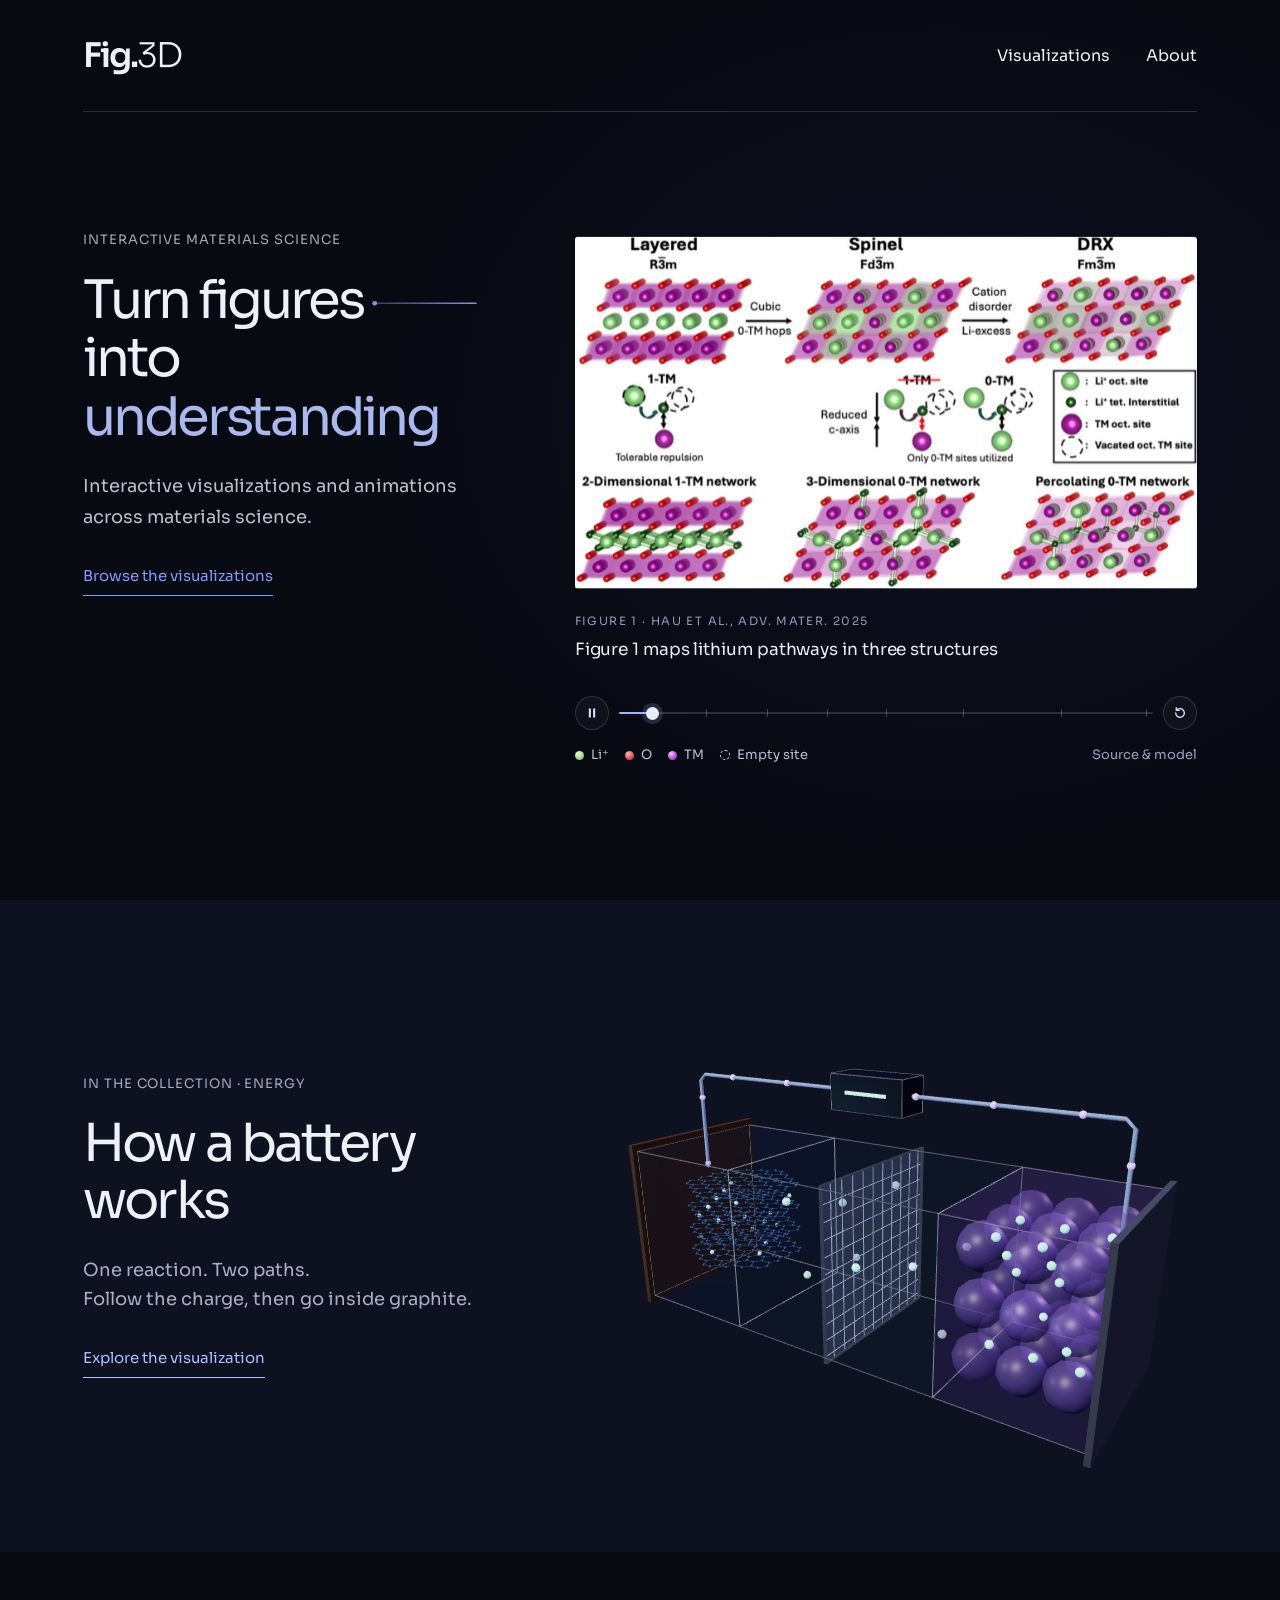
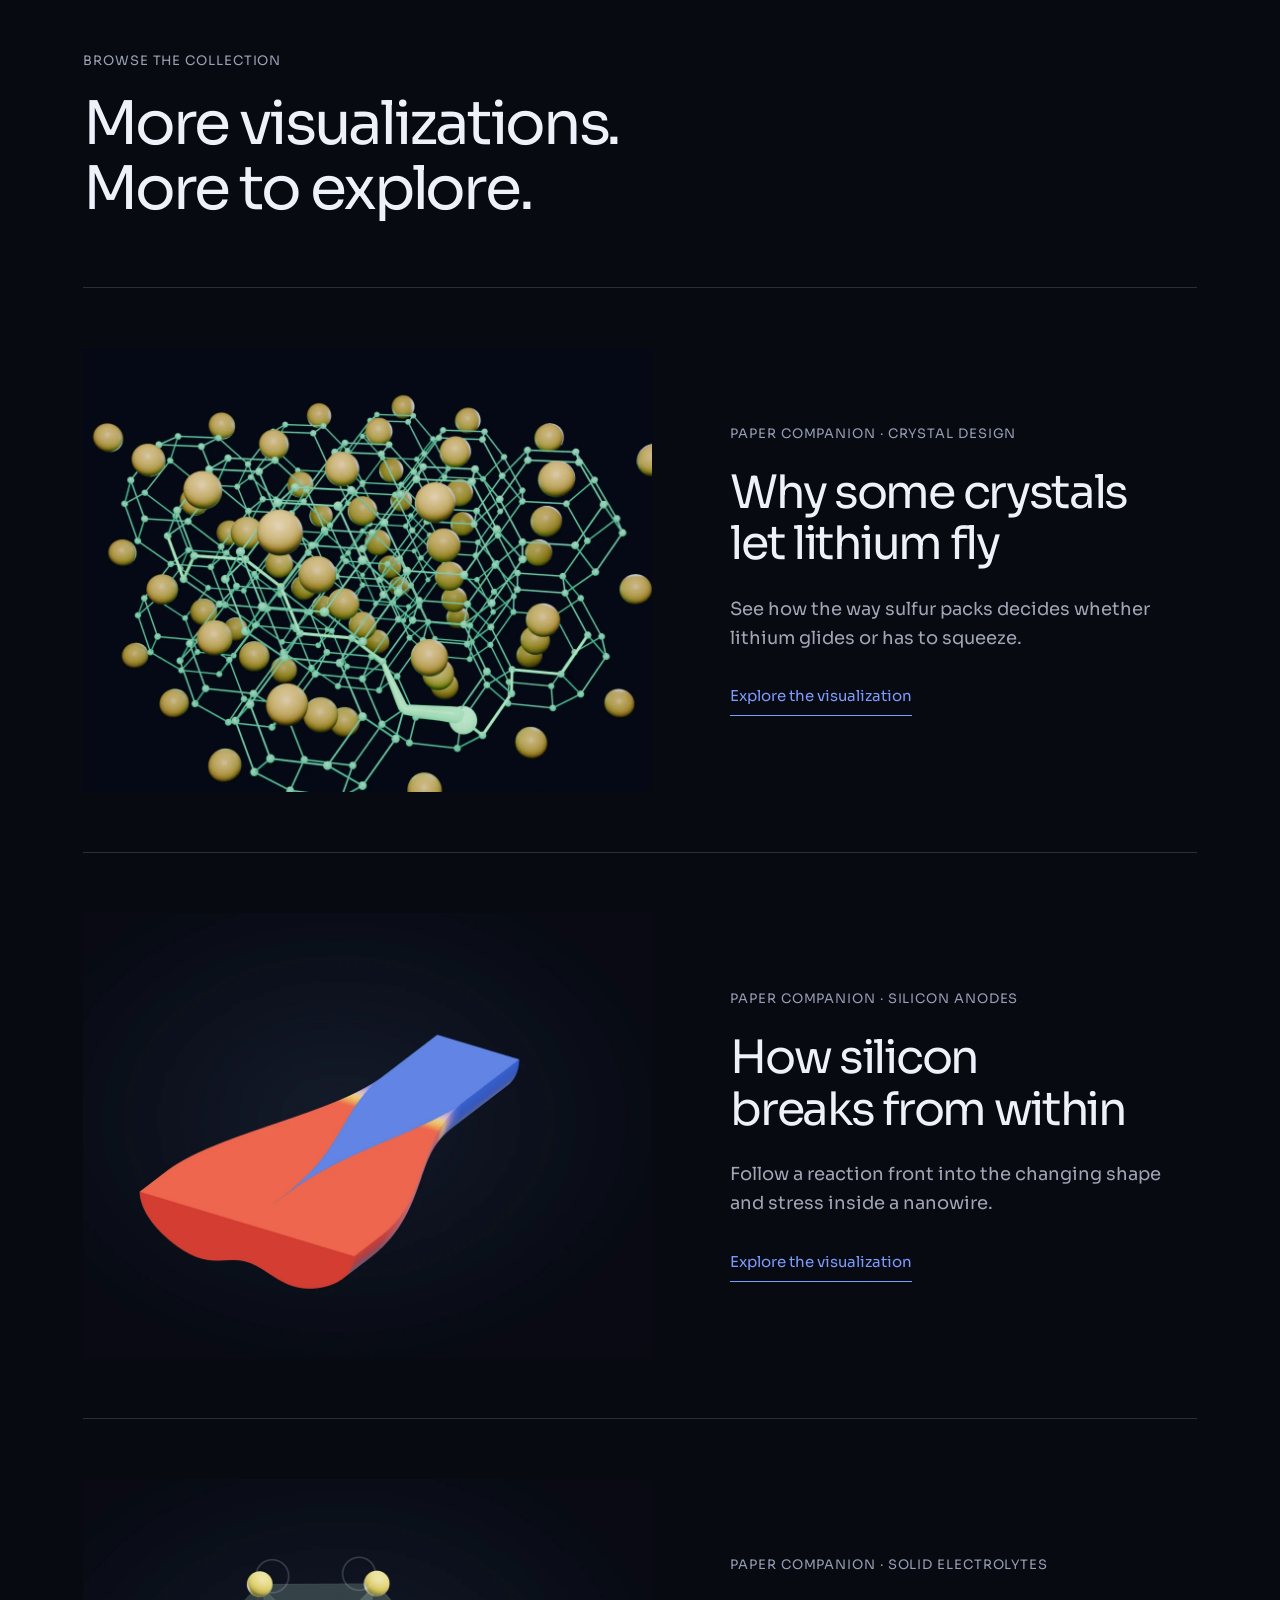
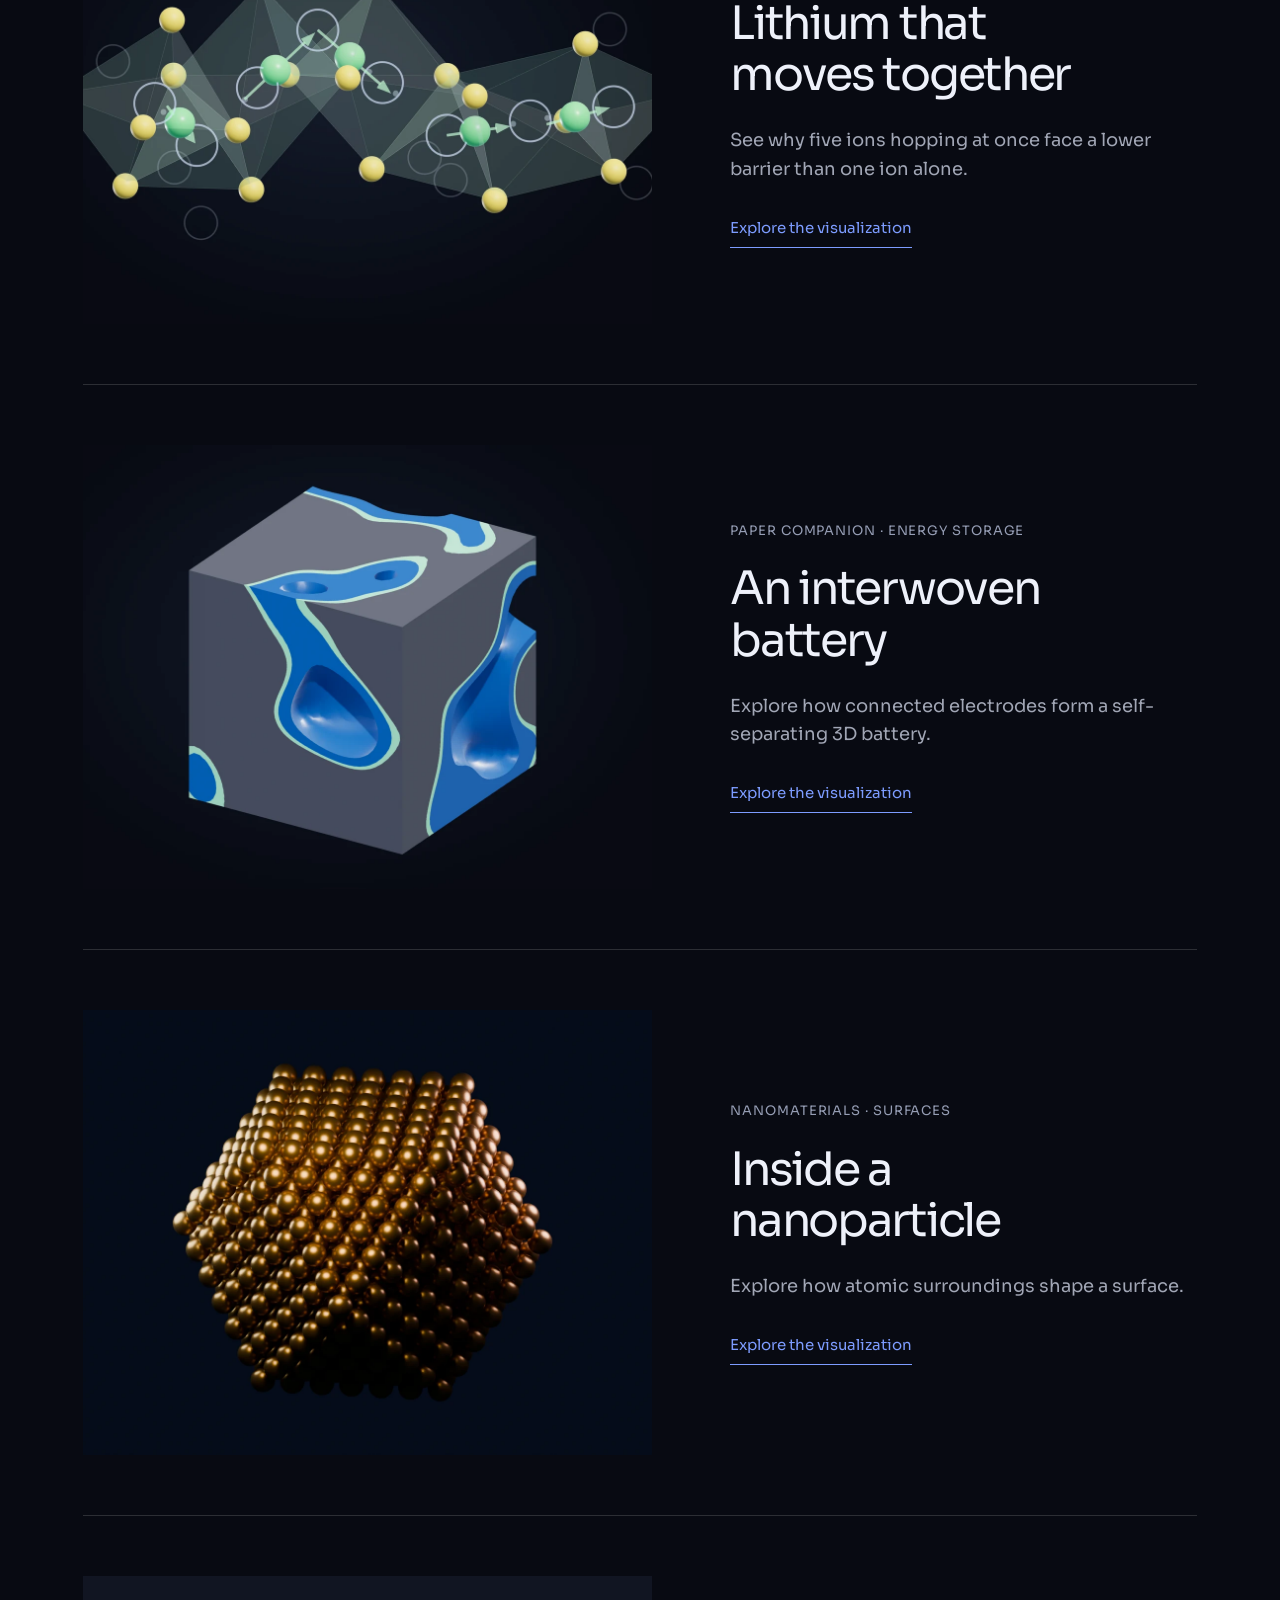
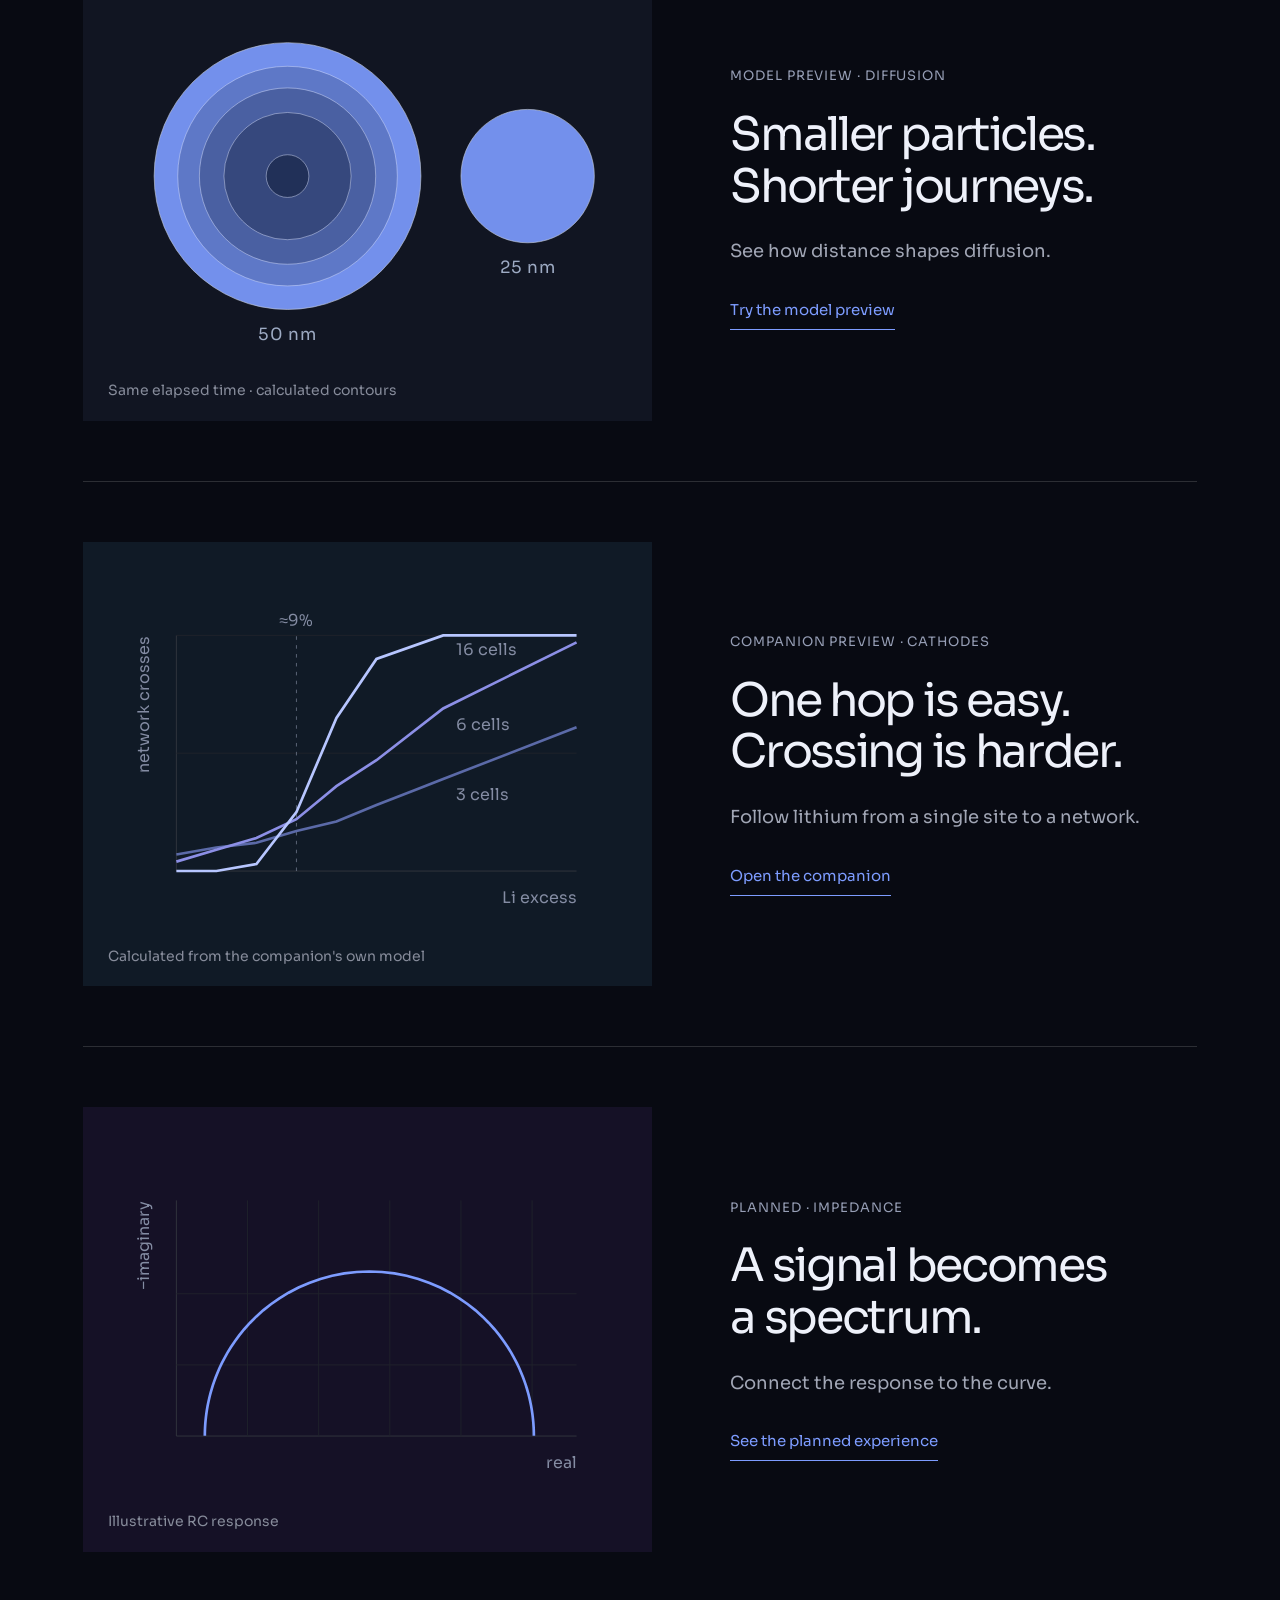
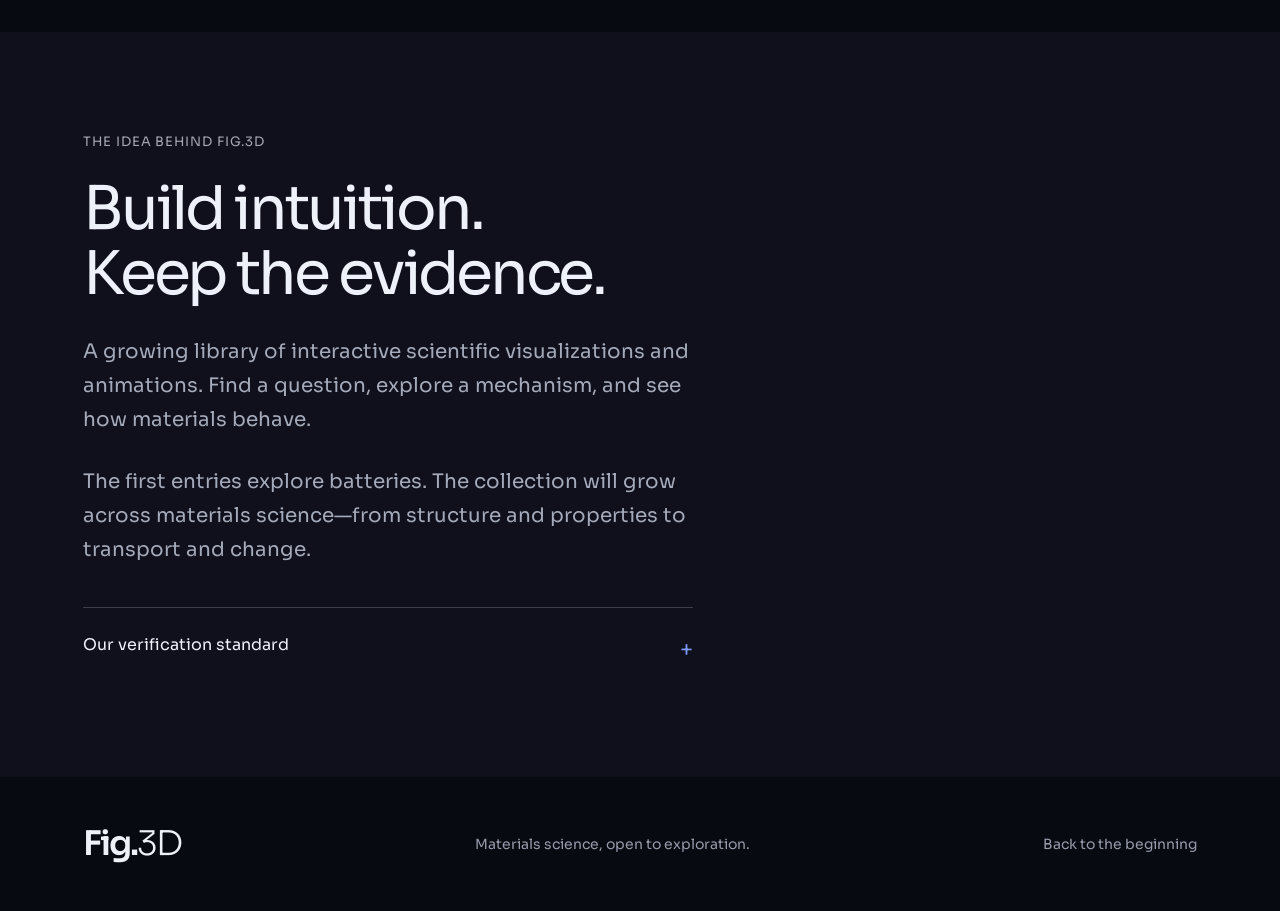
<file: site/index.html>
<!doctype html>
<html lang="en">
<head>
<meta charset="utf-8"><meta name="viewport" content="width=device-width, initial-scale=1">
<meta name="theme-color" content="#080a12"><title>Fig.3D — Materials science, made visible.</title>
<meta name="description" content="A library of interactive scientific visualizations and animations across materials science. Browse structures, properties and mechanisms.">
<link rel="icon" href="data:image/svg+xml,%3Csvg xmlns='http://www.w3.org/2000/svg' viewBox='0 0 32 32'%3E%3Crect width='32' height='32' fill='%23080a12'/%3E%3Ctext x='5' y='24' font-family='Arial' font-size='25' fill='%237d9cff'%3Ef.%3C/text%3E%3C/svg%3E">
<link rel="preload" href="assets/fonts/Sora-Variable.ttf" as="font" type="font/ttf" crossorigin><link rel="stylesheet" href="styles.css"><link rel="stylesheet" href="hero.css"><link rel="stylesheet" href="visual-language.css"><script src="navigation-motion.js"></script><script defer src="assets/battery-three-r128.min.js"></script><script type="module" src="app.js"></script>
</head>
<body>
<a class="skip" href="#main">Skip to content</a>
<header class="site-header"><a class="brand" href="#" aria-label="Fig.3D home">Fig.<span>3D</span></a><nav aria-label="Main navigation"><a href="#collection">Visualizations</a><a href="#about">About</a></nav></header>
<main id="main">
<section class="home-hero" aria-labelledby="hero-title">
<div class="home-hero-grid">
<div class="hero-copy"><p class="eyebrow">INTERACTIVE MATERIALS SCIENCE</p><h1 id="hero-title">Turn <span id="figure-word">figures</span><br>into <span id="understanding-word">understanding</span></h1><p class="hero-intro">Interactive visualizations and animations across materials science.</p><a class="text-link" href="#collection">Browse the visualizations</a></div>
<figure class="hero-figure">
<div class="hero-frame" id="hero-frame"><div class="hero-stage"><canvas id="hero-paper" aria-hidden="true"></canvas><canvas id="hero-gl" aria-hidden="true"></canvas><canvas id="hero-canvas" role="img" tabindex="0" aria-label="Figure 1 from Hau et al., Advanced Materials, 2025" aria-describedby="hero-interaction-help"></canvas></div><noscript><picture><source type="image/webp" srcset="assets/hau-2025-figure-1.webp"><img src="references/hau-2025-figure-1-original.png" alt="Figure 1 from Hau et al. comparing layered, spinel and disordered rocksalt structures and their diffusion networks."></picture></noscript></div>
<figcaption class="hero-panel">
<p class="hero-kicker" id="hero-kicker">Figure 1 · Hau et al., Adv. Mater. 2025</p>
<p id="hero-stage" class="hero-caption" aria-live="polite">Figure 1 maps lithium pathways in three structures</p>
<div class="hero-transport"><button id="hero-play" class="hero-icon" type="button" aria-label="Pause animation" aria-pressed="true" data-state="pause" title="Play or pause"><svg viewBox="0 0 20 20" aria-hidden="true"><path class="i-play" d="M6.5 4.6v10.8L15.4 10z"/><path class="i-pause" d="M6 4.5h2.6v11H6zM11.4 4.5H14v11h-2.6z"/></svg></button><div class="hero-scrub"><label class="sr-only" for="hero-progress">Figure-to-motion progress</label><input id="hero-progress" type="range" min="0" max="1000" step="1" value="0" aria-describedby="hero-progress-help"><div class="hero-ticks" aria-hidden="true"></div></div><button id="hero-replay" class="hero-icon" type="button" aria-label="Replay from the paper figure" title="Replay from the paper figure"><svg viewBox="0 0 20 20" aria-hidden="true"><path d="M4.6 10a5.4 5.4 0 1 0 1.7-3.95" fill="none" stroke="currentColor" stroke-width="1.7" stroke-linecap="round"/><path d="M5.3 3.2v3.6h3.6" fill="none" stroke="currentColor" stroke-width="1.7" stroke-linecap="round" stroke-linejoin="round"/></svg></button></div>
<p id="hero-progress-help" class="sr-only">The slider scrubs the whole sequence. The first part focuses the paper figure and lifts its 1-TM glyph into three dimensions. The last part moves lithium from its octahedral site, through the tetrahedral site, into a vacant octahedral site. The pathway is schematic and the timing is illustrative.</p>
<div class="hero-meta"><div class="hero-species" role="group" aria-label="Inspect the model"><button type="button" data-inspect="li" aria-pressed="false"><i class="swatch swatch-li"></i>Li⁺</button><button type="button" data-inspect="oxygen" aria-pressed="false"><i class="swatch swatch-o"></i>O</button><button type="button" data-inspect="tm" aria-pressed="false"><i class="swatch swatch-tm"></i>TM</button><button type="button" data-inspect="sites" aria-pressed="false"><i class="swatch swatch-site"></i>Empty site</button></div><button id="hero-reset" type="button" hidden>Reset view</button><button id="hero-notes" type="button">Source &amp; model</button></div>
<p id="hero-interaction-help" class="sr-only">The paper figure becomes an idealized three-dimensional lithium-ion hop. Once the model has formed, drag or use the arrow keys to rotate it, and Home to reset. The Li⁺, O, TM and Empty site buttons highlight each part of the model.</p>
</figcaption>
</figure>
</div>
<svg class="hero-connectors" aria-hidden="true"><defs><linearGradient id="figure-connector-ink" gradientUnits="userSpaceOnUse"><stop offset="0" stop-color="#9fb4ff" stop-opacity=".3"/><stop offset=".55" stop-color="#9fb4ff" stop-opacity=".85"/><stop offset="1" stop-color="#b8c8ff"/></linearGradient><linearGradient id="model-connector-ink" gradientUnits="userSpaceOnUse"><stop offset="0" stop-color="#9fb4ff" stop-opacity=".3"/><stop offset=".55" stop-color="#9fb4ff" stop-opacity=".85"/><stop offset="1" stop-color="#b8c8ff"/></linearGradient></defs><g id="figure-connector" class="connector"><path class="line" stroke="url(#figure-connector-ink)"/><path class="head"/><circle class="dot" r="0"/></g><g id="model-connector" class="connector"><path class="line" stroke="url(#model-connector-ink)"/><path class="head"/><circle class="dot" r="0"/></g></svg>
</section>
<section id="collection" class="battery-feature" aria-labelledby="battery-title">
<div class="feature-copy"><div class="section-intro"><p class="eyebrow">IN THE COLLECTION · ENERGY</p><h2 id="battery-title">How a battery <br>works</h2><p>One reaction. Two paths.<br>Follow the charge, then go inside graphite.</p></div><a class="text-link" href="battery.html">Explore the visualization</a></div>
<figure class="battery-figure"><a href="battery.html" aria-label="Open the interactive 3D battery visualization"><canvas id="battery-teaser" aria-hidden="true"></canvas><span class="sr-only">Live 3D preview: lithium crosses the cell while electrons take the external circuit.</span></a></figure>
</section>
<section class="next-topics" aria-labelledby="next-title">
<div class="section-intro"><p class="eyebrow">BROWSE THE COLLECTION</p><h2 id="next-title">More visualizations.<br>More to explore.</h2></div>
<article class="topic-row">
<figure class="topic-visual anion-visual"><a href="anion-framework.html" aria-label="Explore Why some crystals let lithium fly" style="display:block;view-transition-name:anion-scene"><img src="assets/anion-framework/collection.webp" loading="lazy" decoding="async" width="1200" height="900" style="display:block;width:100%;height:auto" alt="The web of linked tetrahedral sites inside a body-centred cubic sulfur lattice, with one lithium ion streaking along a path of face-sharing hops."></a></figure>
<div class="topic-copy"><p class="eyebrow">PAPER COMPANION · CRYSTAL DESIGN</p><h3>Why some crystals<br>let lithium fly</h3><p>See how the way sulfur packs decides whether lithium glides or has to squeeze.</p><a class="text-link" href="anion-framework.html">Explore the visualization</a></div>
</article>
<article class="topic-row">
<figure class="topic-visual silicon-visual"><a href="silicon-nanowire.html" aria-label="Explore How silicon breaks from within" style="display:block;view-transition-name:silicon-scene"><img src="assets/silicon-nanowire/collection.webp" loading="lazy" decoding="async" width="1200" height="900" style="display:block;width:100%;height:auto" alt="A swelling silicon nanowire cut open to reveal its tapered crystalline core, rendered from the explorer’s geometry."></a></figure>
<div class="topic-copy"><p class="eyebrow">PAPER COMPANION · SILICON ANODES</p><h3>How silicon<br>breaks from within</h3><p>Follow a reaction front into the changing shape and stress inside a nanowire.</p><a class="text-link" href="silicon-nanowire.html">Explore the visualization</a></div>
</article>
<article class="topic-row">
<figure class="topic-visual fast-ion-visual"><a href="fast-ion-diffusion.html" aria-label="Explore Lithium that moves together" style="display:block;view-transition-name:fast-ion-scene"><img src="assets/fast-ion-diffusion/collection.webp" loading="lazy" decoding="async" width="1200" height="900" style="display:block;width:100%;height:auto" alt="Five green lithium ions part-way through one collective hop along a chain of translucent oxygen cages in the garnet LLZO, rendered from the explorer’s model."></a></figure>
<div class="topic-copy"><p class="eyebrow">PAPER COMPANION · SOLID ELECTROLYTES</p><h3>Lithium that<br>moves together</h3><p>See why five ions hopping at once face a lower barrier than one ion alone.</p><a class="text-link" href="fast-ion-diffusion.html">Explore the visualization</a></div>
</article>
<article class="topic-row">
<figure class="topic-visual interwoven-visual"><a href="self-separating-battery.html" aria-label="Explore An interwoven battery" style="display:block;view-transition-name:interwoven-scene"><img src="assets/self-separating-battery/collection.webp" loading="lazy" decoding="async" width="1200" height="900" style="display:block;width:100%;height:auto" alt="A porous carbon volume with a blue cathode network and a thin warm-toned separating interphase, rendered from the explorer geometry."></a></figure>
<div class="topic-copy"><p class="eyebrow">PAPER COMPANION · ENERGY STORAGE</p><h3>An interwoven<br>battery</h3><p>Explore how connected electrodes form a self-separating 3D battery.</p><a class="text-link" href="self-separating-battery.html">Explore the visualization</a></div>
</article>
<article class="topic-row">
<figure class="topic-visual nanoparticle-visual"><a href="nanoparticle.html" aria-label="Explore Inside a nanoparticle" style="display:block;view-transition-name:nanoparticle-scene"><img src="assets/nanoparticle/collection.webp" loading="lazy" decoding="async" width="1200" height="900" style="width:100%;height:auto;display:block" alt="Gold FCC cuboctahedron with square and triangular terraces, rendered from the explorer’s atom coordinates."></a></figure>
<div class="topic-copy"><p class="eyebrow">NANOMATERIALS · SURFACES</p><h3>Inside a<br>nanoparticle</h3><p>Explore how atomic surroundings shape a surface.</p><a class="text-link" href="nanoparticle.html">Explore the visualization</a></div>
</article>
<article class="topic-row">
<figure class="topic-visual diffusion-visual"><svg viewBox="0 0 640 500" role="img" aria-labelledby="diffusion-title diffusion-desc"><title id="diffusion-title">Two particle radii at the same elapsed time</title><desc id="diffusion-desc">Cross sections of a 50 nanometre and a 25 nanometre sphere after the same time of constant-diffusivity diffusion from a fixed surface concentration. Rings are calculated concentration contours at 20, 40, 60 and 80 percent of the surface value. The smaller particle is nearly filled while the larger one is still empty at its centre.</desc><g id="diffusion-field"></g></svg><figcaption>Same elapsed time · calculated contours</figcaption></figure>
<div class="topic-copy"><p class="eyebrow">MODEL PREVIEW · DIFFUSION</p><h3>Smaller particles.<br>Shorter journeys.</h3><p>See how distance shapes diffusion.</p><a class="text-link" href="diffusion.html">Try the model preview</a></div>
</article>
<article class="topic-row">
<figure class="topic-visual percolation-visual"><svg viewBox="0 0 640 500" role="img" aria-labelledby="percolation-title percolation-desc"><title id="percolation-title">Chance that a lithium network crosses a random crystal</title><desc id="percolation-desc">Fraction of random disordered rocksalt crystals whose 0-TM lithium network crosses the crystal, against lithium excess from 0 to 30 percent, for crystals 3, 6 and 16 cells across. Larger crystals switch more sharply, close to the 9 percent reported for fully random cations. Calculated by running the original companion's own lattice model over many random seeds.</desc><path d="M105 370V105M105 370H555" stroke="#353840" fill="none"/><path d="M105 237.5H555M105 105H555" stroke="#20232b"/><path id="percolation-mark" stroke="#9ea6be" stroke-opacity=".6" stroke-dasharray="4 6"/><g id="percolation-curves"></g><text x="555" y="406" text-anchor="end" class="plot-label">Li excess</text><text x="74" y="106" transform="rotate(-90 74 106)" text-anchor="end" class="plot-label">network crosses</text><text id="percolation-mark-label" y="94" text-anchor="middle" class="plot-label">≈9%</text></svg><figcaption>Calculated from the companion's own model</figcaption></figure>
<div class="topic-copy"><p class="eyebrow">COMPANION PREVIEW · CATHODES</p><h3>One hop is easy.<br>Crossing is harder.</h3><p>Follow lithium from a single site to a network.</p><a class="text-link" href="rocksalt.html">Open the companion</a></div>
</article>
<article class="topic-row">
<figure class="topic-visual impedance-visual"><svg viewBox="0 0 640 500" role="img" aria-labelledby="impedance-title impedance-desc"><title id="impedance-title">Illustrative Nyquist curve</title><desc id="impedance-desc">The impedance of a series resistor and parallel resistor-capacitor element, plotted as negative imaginary versus real impedance. A simple electrical model, not a measured spectrum.</desc><path d="M105 370V105M105 370H555" stroke="#353840" fill="none"/><path d="M105 290H555M105 210H555M185 370V105M265 370V105M345 370V105M425 370V105M505 370V105" stroke="#20232b" stroke-width="1"/><path id="nyquist-teaser" fill="none" stroke="#7d9cff" stroke-width="3"/><text x="555" y="406" text-anchor="end" class="plot-label">real</text><text x="74" y="106" transform="rotate(-90 74 106)" text-anchor="end" class="plot-label">−imaginary</text></svg><figcaption>Illustrative RC response</figcaption></figure>
<div class="topic-copy"><p class="eyebrow">PLANNED · IMPEDANCE</p><h3>A signal becomes<br>a spectrum.</h3><p>Connect the response to the curve.</p><button class="text-link" data-concept="impedance" type="button">See the planned experience</button></div>
</article>
</section>
<section id="about" class="about" aria-labelledby="about-title"><div class="about-copy"><p class="eyebrow">THE IDEA BEHIND FIG.3D</p><h2 id="about-title">Build intuition.<br>Keep the evidence.</h2><p>A growing library of interactive scientific visualizations and animations. Find a question, explore a mechanism, and see how materials behave.</p><p>The first entries explore batteries. The collection will grow across materials science—from structure and properties to transport and change.</p><details><summary>Our verification standard <span aria-hidden="true">+</span></summary><p>Each visualization keeps its sources, assumptions and checks close by. Planned entries have not completed their release checks.</p><p>Human expert review is optional, not a release requirement. AI agreement does not establish empirical validation or peer review.</p></details></div></section>
</main>
<footer><a class="brand" href="#" aria-label="Fig.3D home">Fig.<span>3D</span></a><p>Materials science, open to exploration.</p><a href="#main">Back to the beginning</a></footer>
<dialog id="hero-notes-dialog" aria-labelledby="hero-notes-title"><button class="dialog-close" type="button" aria-label="Close source and model notes">×</button><p class="eyebrow">SOURCE &amp; MODEL</p><h2 id="hero-notes-title">From the figure<br>to the spatial idea</h2><p>The opening image is the original Figure 1 extracted directly from the paper by Hau et al., <em>Disordered Rocksalts as High-Energy and Earth-Abundant Li-Ion Cathodes</em>, Advanced Materials 37 (2025), 2502766. The native 1500 × 850 pixels are preserved without repainting or AI enhancement. Page headers, captions and screenshot controls are outside this original image. The supplied screenshot remains available below.</p><p>We focus on the layered structure’s local 1-TM hop. The zoomed glyph lays back like a page on a desk while its green Li, purple transition metal and dashed vacant sites rise out of it, keeping their identities, into an ideal rocksalt model. A second vacant gate site is revealed in depth: this example uses a divacancy configuration. The three columns in the paper compare different orderings; they are not stages of a phase transformation.</p><p>Lithium follows a schematic octahedral → tetrahedral → octahedral route through two triangular faces of oxygen, and each window lights up as lithium crosses it. Bright red spheres are the four oxygens around the tetrahedral site; darker red ones complete the two octahedra on either side. While lithium waits at the tetrahedral site, the one transition metal that shares a face with it turns that face violet. Select Li⁺ to emphasize the six oxygen neighbors of an octahedral endpoint. Atom sizes are symbolic, and the camera briefly widens during the lift to show depth without changing any geometry.</p><p>This is an idealized geometric reconstruction, not a crystal structure recovered from the image. The animated geometry is an adaptation for Fig.3D. Motion is illustrative, not a calculated migration trajectory or timescale. No energy barrier, universal channel activity, material performance or diffusion coefficient is calculated. Local relaxation, interactions and collective motion are omitted.</p><p><a class="text-link" href="https://doi.org/10.1002/adma.202502766" target="_blank" rel="noopener">Read the source paper</a></p><p><a href="rocksalt.html#hop">Explore the hop in the companion</a> · <a href="references/advanced-materials-figure-1-user-reference.png" target="_blank">View the untouched supplied screenshot</a> · <a href="references/rocksalt-li-pathways-user-original.html#hop" target="_blank">Original visualizer</a></p><p>Human expert review is optional. Geometry checks support this illustrative model; they do not establish empirical validation.</p></dialog>
<dialog id="concept-dialog" aria-labelledby="concept-title"><button class="dialog-close" type="button" aria-label="Close concept preview">×</button><p class="eyebrow">PLANNED VISUALIZATION</p><h2 id="concept-title"></h2><p id="concept-intro"></p><ul id="concept-list"></ul><p class="dialog-note">This visualization is still to be built and checked.</p></dialog>
</body></html>
</file>
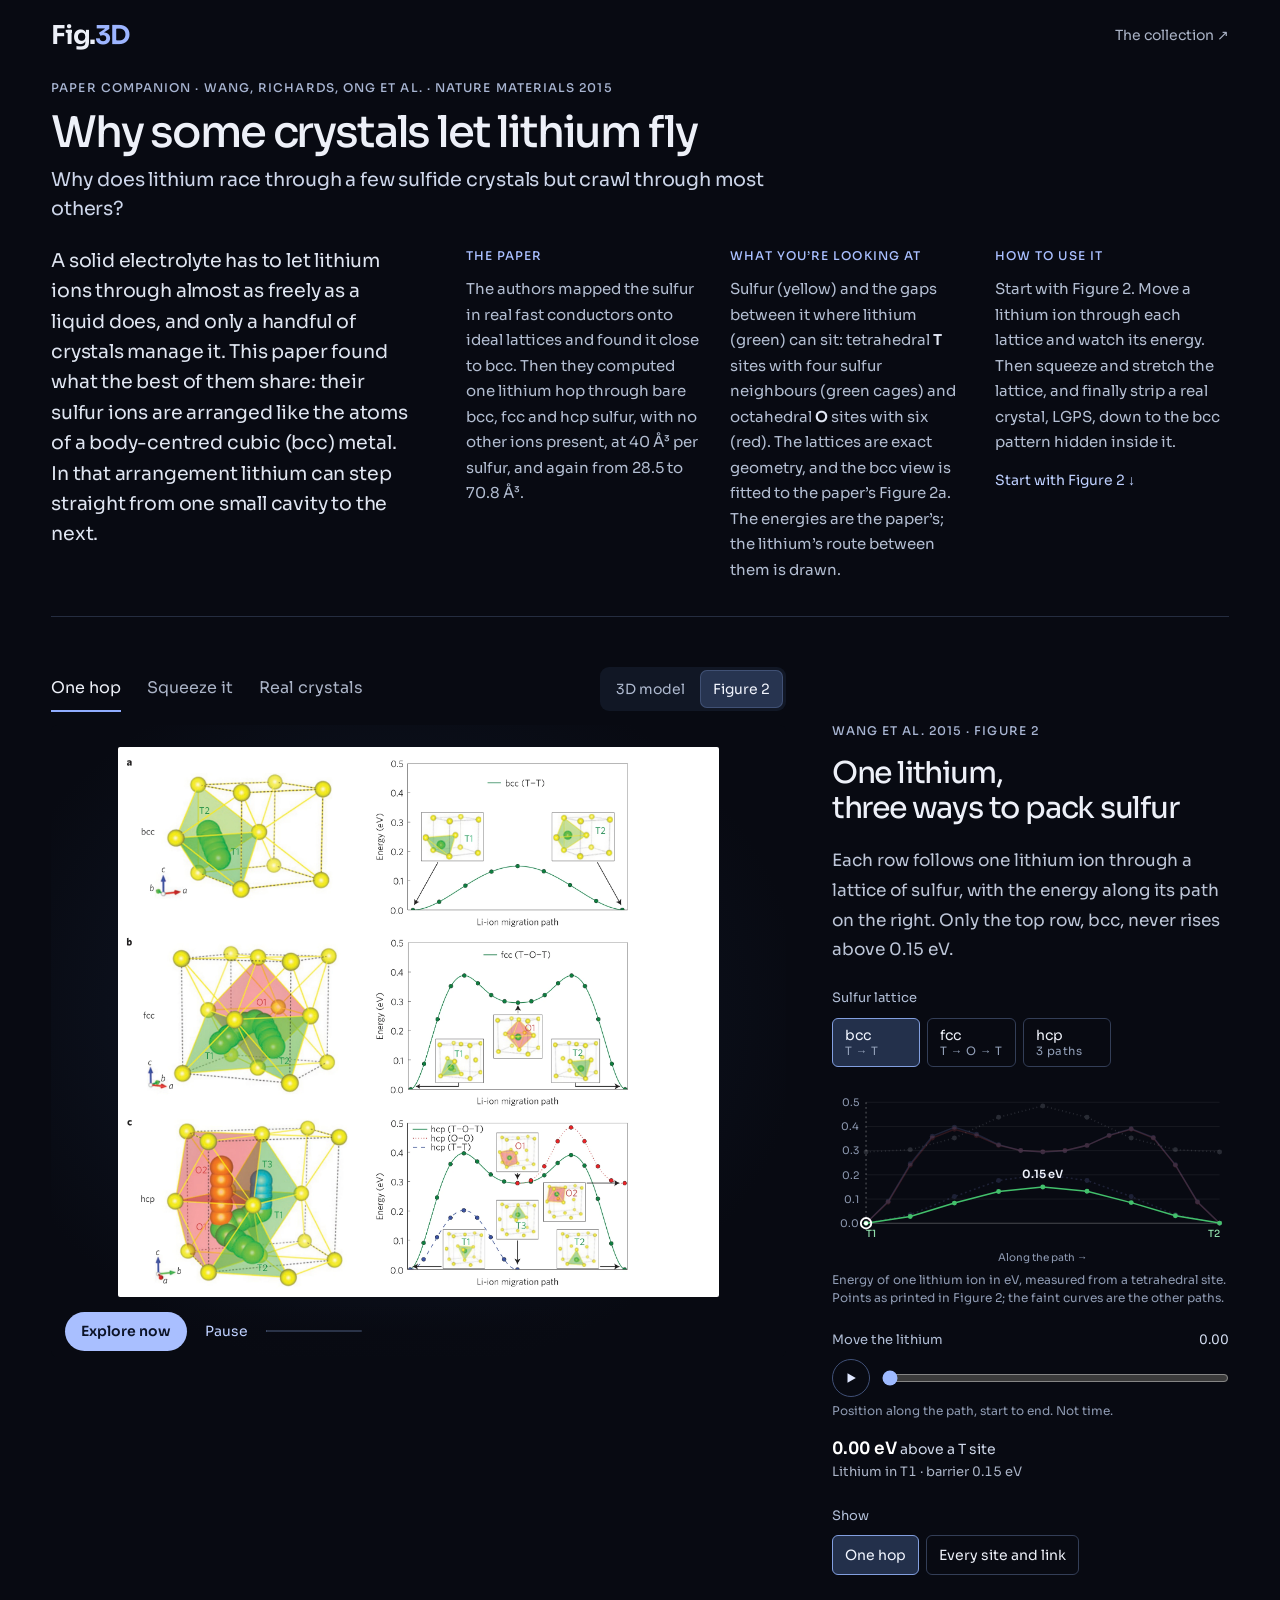
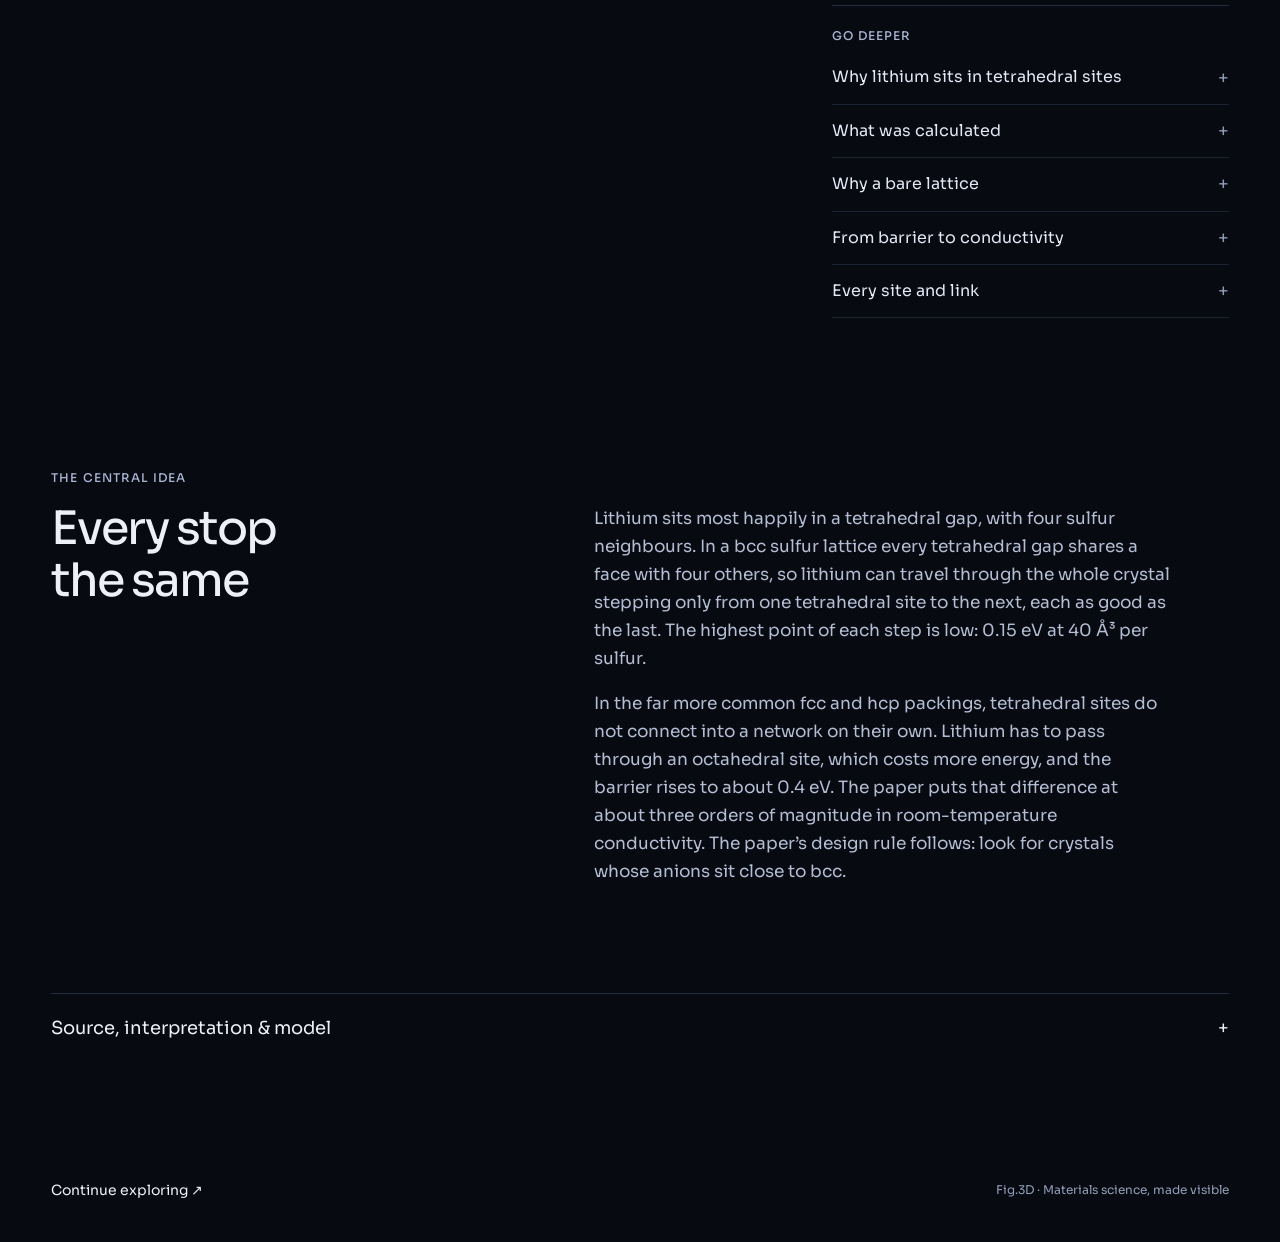
<file: site/anion-framework.html>
<!doctype html>
<html lang="en"><head><meta charset="utf-8"><meta name="viewport" content="width=device-width,initial-scale=1"><meta name="theme-color" content="#080a12"><title>Why some crystals let lithium fly — Fig.3D</title><meta name="description" content="A companion to Wang et al. (2015): when sulfur ions are arranged like a body-centred cubic lattice, lithium hops straight from one tetrahedral site to the next over a 0.15 eV barrier. Move a lithium ion through bcc, fcc and hcp sulfur in 3D against the paper's energy paths, squeeze the lattice, and strip LGPS down to the bcc pattern inside it."><link rel="icon" href="data:image/svg+xml,%3Csvg xmlns='http://www.w3.org/2000/svg' viewBox='0 0 32 32'%3E%3Ctext y='26' fill='%239db5ff' font-size='30'%3Ef.%3C/text%3E%3C/svg%3E"><link rel="preload" href="assets/fonts/Sora-Variable.ttf" as="font" type="font/ttf" crossorigin><link rel="preload" href="assets/anion-framework/figure-2.webp" as="image"><link rel="stylesheet" href="visual-language.css"><link rel="stylesheet" href="anion-framework.css?v=1"><link rel="stylesheet" href="annotations.css"><script src="navigation-motion.js"></script><script>try{var q=new URLSearchParams(location.search),k='fig3d-seen:anion-framework';if((q.has('intro')||!localStorage.getItem(k))&&!q.has('reduced')&&!q.has('no-opening')&&!matchMedia('(prefers-reduced-motion: reduce)').matches){document.documentElement.classList.add('build-in');localStorage.setItem(k,'1');}}catch(e){}</script><script defer src="assets/battery-three-r128.min.js"></script><script type="module" src="anion-framework.js?v=1"></script></head><body>
<a class="skip" href="#explorer">Skip to the visualization</a>
<header class="masthead"><a class="brand" href="index.html">Fig.<span>3D</span></a><a href="index.html#collection">The collection <span aria-hidden="true">↗</span></a></header>
<main>
<header class="intro"><p class="eyebrow">Paper companion · Wang, Richards, Ong et al. · Nature Materials 2015</p><h1>Why some crystals let lithium fly</h1><p class="question">Why does lithium race through a few sulfide crystals but crawl through most others?</p></header>
<section class="primer" aria-label="What this paper is about">
 <p class="primer-lede">A solid electrolyte has to let lithium ions through almost as freely as a liquid does, and only a handful of crystals manage it. This paper found what the best of them share: their sulfur ions are arranged like the atoms of a body-centred cubic (bcc) metal. In that arrangement lithium can step straight from one small cavity to the next.</p>
 <div class="primer-points">
  <div><p class="primer-step">The paper</p><p>The authors mapped the sulfur in real fast conductors onto ideal lattices and found it close to bcc. Then they computed one lithium hop through bare bcc, fcc and hcp sulfur, with no other ions present, at 40 Å³ per sulfur, and again from 28.5 to 70.8 Å³.</p></div>
  <div><p class="primer-step">What you’re looking at</p><p>Sulfur (yellow) and the gaps between it where lithium (green) can sit: tetrahedral <b>T</b> sites with four sulfur neighbours (green cages) and octahedral <b>O</b> sites with six (red). The lattices are exact geometry, and the bcc view is fitted to the paper’s Figure 2a. The energies are the paper’s; the lithium’s route between them is drawn.</p></div>
  <div><p class="primer-step">How to use it</p><p>Start with Figure 2. Move a lithium ion through each lattice and watch its energy. Then squeeze and stretch the lattice, and finally strip a real crystal, LGPS, down to the bcc pattern hidden inside it.</p><a class="primer-go" href="#explorer">Start with Figure 2 <span aria-hidden="true">↓</span></a></div>
 </div>
</section>
<section id="explorer" class="explorer" aria-label="Explore lithium hops in sulfur lattices">
<div class="toolbar">
 <div role="tablist" aria-label="Questions" class="tabs"><button role="tab" id="tab-hop" data-question="hop" aria-selected="true" aria-controls="inspection">One hop</button><button role="tab" id="tab-volume" data-question="volume" aria-selected="false" aria-controls="inspection" tabindex="-1">Squeeze it</button><button role="tab" id="tab-crystals" data-question="crystals" aria-selected="false" aria-controls="inspection" tabindex="-1">Real crystals</button></div>
 <div id="display-switch" class="display-switch" role="group" aria-label="Show the model or an original figure"><button data-display="model" aria-pressed="false" aria-controls="stage">3D model</button><button data-display="2" aria-pressed="true" aria-controls="stage">Figure 2</button><button data-display="3" aria-pressed="false" aria-controls="stage" hidden>Figure 3</button><button data-display="1" aria-pressed="false" aria-controls="stage" hidden>Figure 1</button><button data-display="4" aria-pressed="false" aria-controls="stage" hidden>Figure 4</button><button data-display="5" aria-pressed="false" aria-controls="stage" hidden>Figure 5</button></div>
</div>
<div class="stage-column">
<div id="stage" class="stage">
 <div class="scene-content">
  <canvas id="lattice" tabindex="0" role="img" aria-label="Three-dimensional sulfur lattice with a lithium ion moving between sites. Drag to turn. Arrow keys rotate, plus and minus zoom, Home resets." aria-describedby="scene-help"></canvas>
  <div id="scene-labels" class="scene-labels" aria-hidden="true"></div>
  <div id="scene-key" class="scene-key" aria-hidden="true"></div>
 </div>
 <div id="paper-view" class="paper-view"><div id="paper-viewport" class="paper-viewport" tabindex="0" role="region" aria-label="Original paper figure. Use the zoom buttons to enlarge, then drag or scroll to pan."><div class="paper-sheet"><img id="paper-image" src="assets/anion-framework/figure-2.webp" width="2035" height="1862" alt="Original Figure 2: lithium migration paths and energy paths in bcc, fcc and hcp sulfur lattices."></div></div></div>
 <div id="fallback" class="fallback" hidden><p>3D is unavailable in this browser. The figures, energy curves and explanations still work.</p></div>
 <div class="stage-bar">
  <div id="opening-controls" class="opening-controls" hidden><button id="explore" class="pill">Explore now</button><button id="opening-pause" class="text-action" aria-pressed="false">Pause</button><span id="opening-progress" class="opening-progress" aria-hidden="true"></span></div>
  <div id="figure-tools" class="figure-tools" hidden><p id="figure-help">Original figure · Wang et al. 2015</p><div role="group" aria-label="Figure magnification"><button id="figure-out" aria-label="Zoom out of figure">−</button><button id="figure-fit">Fit</button><button id="figure-in" aria-label="Zoom into figure">+</button></div></div>
  <p id="scene-help" class="scene-help">Drag to turn</p>
  <div id="camera-controls" class="camera-controls" role="group" aria-label="Camera controls"><button data-camera="left" aria-label="Rotate left">←</button><button data-camera="right" aria-label="Rotate right">→</button><button data-camera="up" aria-label="Rotate upward">↑</button><button data-camera="down" aria-label="Rotate downward">↓</button><button data-camera="in" aria-label="Zoom in">+</button><button data-camera="out" aria-label="Zoom out">−</button><button data-camera="reset">Reset</button></div>
 </div>
</div>
</div>
<div class="inspection" id="inspection" role="tabpanel" aria-labelledby="tab-hop">
 <div class="caption" aria-live="polite" aria-atomic="true"><p class="eyebrow" id="caption-kicker">Wang et al. 2015 · Figure 2</p><h2 id="caption-title">One lithium, three lattices,
three energy paths</h2><p id="caption-copy"></p></div>
 <div id="paper-details" class="paper-details" hidden><p id="paper-caption"></p><p><a id="paper-original" href="assets/anion-framework/figure-2.webp" target="_blank" rel="noopener">Full-resolution figure ↗</a> · <a href="https://doi.org/10.1038/nmat4369" target="_blank" rel="noopener">Nat. Mater. 14, 1026 ↗</a></p></div>
 <div id="controls">
  <div id="lattice-block" class="control-block"><p class="control-label">Sulfur lattice</p><div class="choices lattice-choices" role="group" aria-label="Sulfur lattice"><button data-lattice="bcc" aria-pressed="true">bcc <span class="dir">T → T</span></button><button data-lattice="fcc" aria-pressed="false">fcc <span class="dir">T → O → T</span></button><button data-lattice="hcp" aria-pressed="false">hcp <span class="dir">3 paths</span></button></div>
   <div id="route-block" class="route-row" hidden><p class="control-label spaced">Path in hcp</p><div class="choices" role="group" aria-label="Path in the hcp lattice"><button data-route="TOT" aria-pressed="true">T → O → T <span class="dir">in a–b</span></button><button data-route="TT" aria-pressed="false">T → T <span class="dir">along c</span></button><button data-route="OO" aria-pressed="false">O → O <span class="dir">along c</span></button></div></div></div>
  <div id="volume-block" class="control-block" hidden><div class="range-heading"><label for="volume">Volume per sulfur</label><output id="volume-value" for="volume">40.0 Å³</output></div><input id="volume" type="range" min="0" max="6" step="1" value="2" aria-describedby="volume-note"><div class="end-labels" aria-hidden="true"><span>Squeezed · 28.5</span><span>LGPS · 40</span><span>Stretched · 70.8</span></div><p id="volume-note" class="range-note">The seven volumes the paper computed. The sulfur spacing grows with the cube root.</p></div>
  <div id="plot" class="plot-block"></div>
  <div id="transport-block" class="control-block"><div class="range-heading"><label for="progress" id="progress-label">Move the lithium</label><output id="progress-value" for="progress">0.00</output></div><div class="transport"><button id="play" class="play" aria-label="Play the hop"><svg viewBox="0 0 16 16" aria-hidden="true"><path d="M4 2.5v11l9.5-5.5z"/></svg></button><input id="progress" type="range" min="0" max="1000" step="1" value="0" aria-describedby="progress-note"></div><p id="progress-note" class="range-note">Position along the path, start to end. Not time.</p></div>
  <p id="readout" class="readout" aria-live="polite"></p>
  <div id="view-block" class="control-block"><p class="control-label">Show</p><div class="choices" role="group" aria-label="One hop or the whole network"><button data-view="hop" aria-pressed="true">One hop</button><button data-view="network" aria-pressed="false">Every site and link</button></div></div>
  <div id="crystal-block" class="control-block" hidden><p class="control-label">Crystal</p><div class="choices" role="group" aria-label="Crystal"><button data-crystal="lgps" aria-pressed="true">Li₁₀GeP₂S₁₂ <span class="dir">LGPS</span></button><button data-crystal="li2s" aria-pressed="false">Li₂S</button></div>
   <p class="control-label spaced">Step by step</p><ol class="steps" aria-label="From the real crystal to its sulfur lattice"><li><button data-step="0" aria-pressed="true"><i>1</i><span>Whole crystal</span></button></li><li><button data-step="1" aria-pressed="false"><i>2</i><span>Sulfur only</span></button></li><li><button data-step="2" aria-pressed="false"><i>3</i><span id="step-3-label">Snap to bcc</span></button></li><li><button data-step="3" aria-pressed="false"><i>4</i><span>Lithium sites</span></button></li></ol></div>
  <figure id="reference" class="reference" hidden><button id="reference-open" aria-label="Open the original figure"><img id="reference-image" alt=""></button><figcaption id="reference-caption"></figcaption></figure>
 </div>
 <p id="caption-note" class="caption-note"></p>
 <section class="depth-reading" aria-labelledby="depth-title"><h3 id="depth-title" class="eyebrow">Go deeper</h3><div id="depth-argument"></div></section>
</div>
</section>
<section class="paper-context"><p class="eyebrow">The central idea</p><h2>Every stop <br>the same</h2><div><p>Lithium sits most happily in a tetrahedral gap, with four sulfur neighbours. In a bcc sulfur lattice every tetrahedral gap shares a face with four others, so lithium can travel through the whole crystal stepping only from one tetrahedral site to the next, each as good as the last. The highest point of each step is low: 0.15 eV at 40 Å³ per sulfur.</p><p>In the far more common fcc and hcp packings, tetrahedral sites do not connect into a network on their own. Lithium has to pass through an octahedral site, which costs more energy, and the barrier rises to about 0.4 eV. The paper puts that difference at about three orders of magnitude in room-temperature conductivity. The paper’s design rule follows: look for crystals whose anions sit close to bcc.</p></div></section>
<section class="notes"><details><summary>Source, interpretation &amp; model <span aria-hidden="true">+</span></summary><div class="notes-grid"><div><h2>The source</h2><p>Yan Wang, William Davidson Richards, Shyue Ping Ong, Lincoln J. Miara, Jae Chul Kim, Yifei Mo &amp; Gerbrand Ceder, <cite>Design principles for solid-state lithium superionic conductors</cite>, Nature Materials 14, 1026–1031 (2015).</p><p><a href="https://doi.org/10.1038/nmat4369" target="_blank" rel="noopener">Published paper ↗</a> · <a href="https://ceder.berkeley.edu/publications/2015_Wang_Solid_Ionic_Conductors.pdf" target="_blank" rel="noopener">Author copy ↗</a></p><p>Figures © 2015 Macmillan Publishers Limited, reproduced unchanged for commentary, with attribution. Energies were read from the vector markers of Figures 2 and 3 to better than 0.01 eV, and from the raster plots of Supplementary Figures S4–S6, which agree with Figure 3 to 0.008 eV.</p></div><div><h2>What the model is</h2><p>The three lattices are ideal geometry at the paper’s volumes, with every tetrahedral and octahedral site and every shared face computed. The bcc viewpoint is fitted to the paper’s Figure 2a render, whose ten sulfur spheres it matches to 0.03 Å. The lithium moves on straight lines through the centre of each shared face. That follows the sites the paper names, but it is not the calculated path. LGPS is the published Kamaya structure; its sulfur matches a bcc lattice to 0.58 Å here, as in the paper’s Table S1.</p><p><a href="references/anion-framework/scientific-notes.md">Claim ledger &amp; full assumptions ↗</a></p></div></div></details></section>
</main>
<footer><a href="index.html#collection">Continue exploring <span aria-hidden="true">↗</span></a><span>Fig.3D · Materials science, made visible</span></footer>
<noscript><p>JavaScript enables the 3D lattices and the linked curves. <a href="assets/anion-framework/figure-2.webp">View Figure 2</a> or read the explanation above.</p></noscript></body></html>
</file>
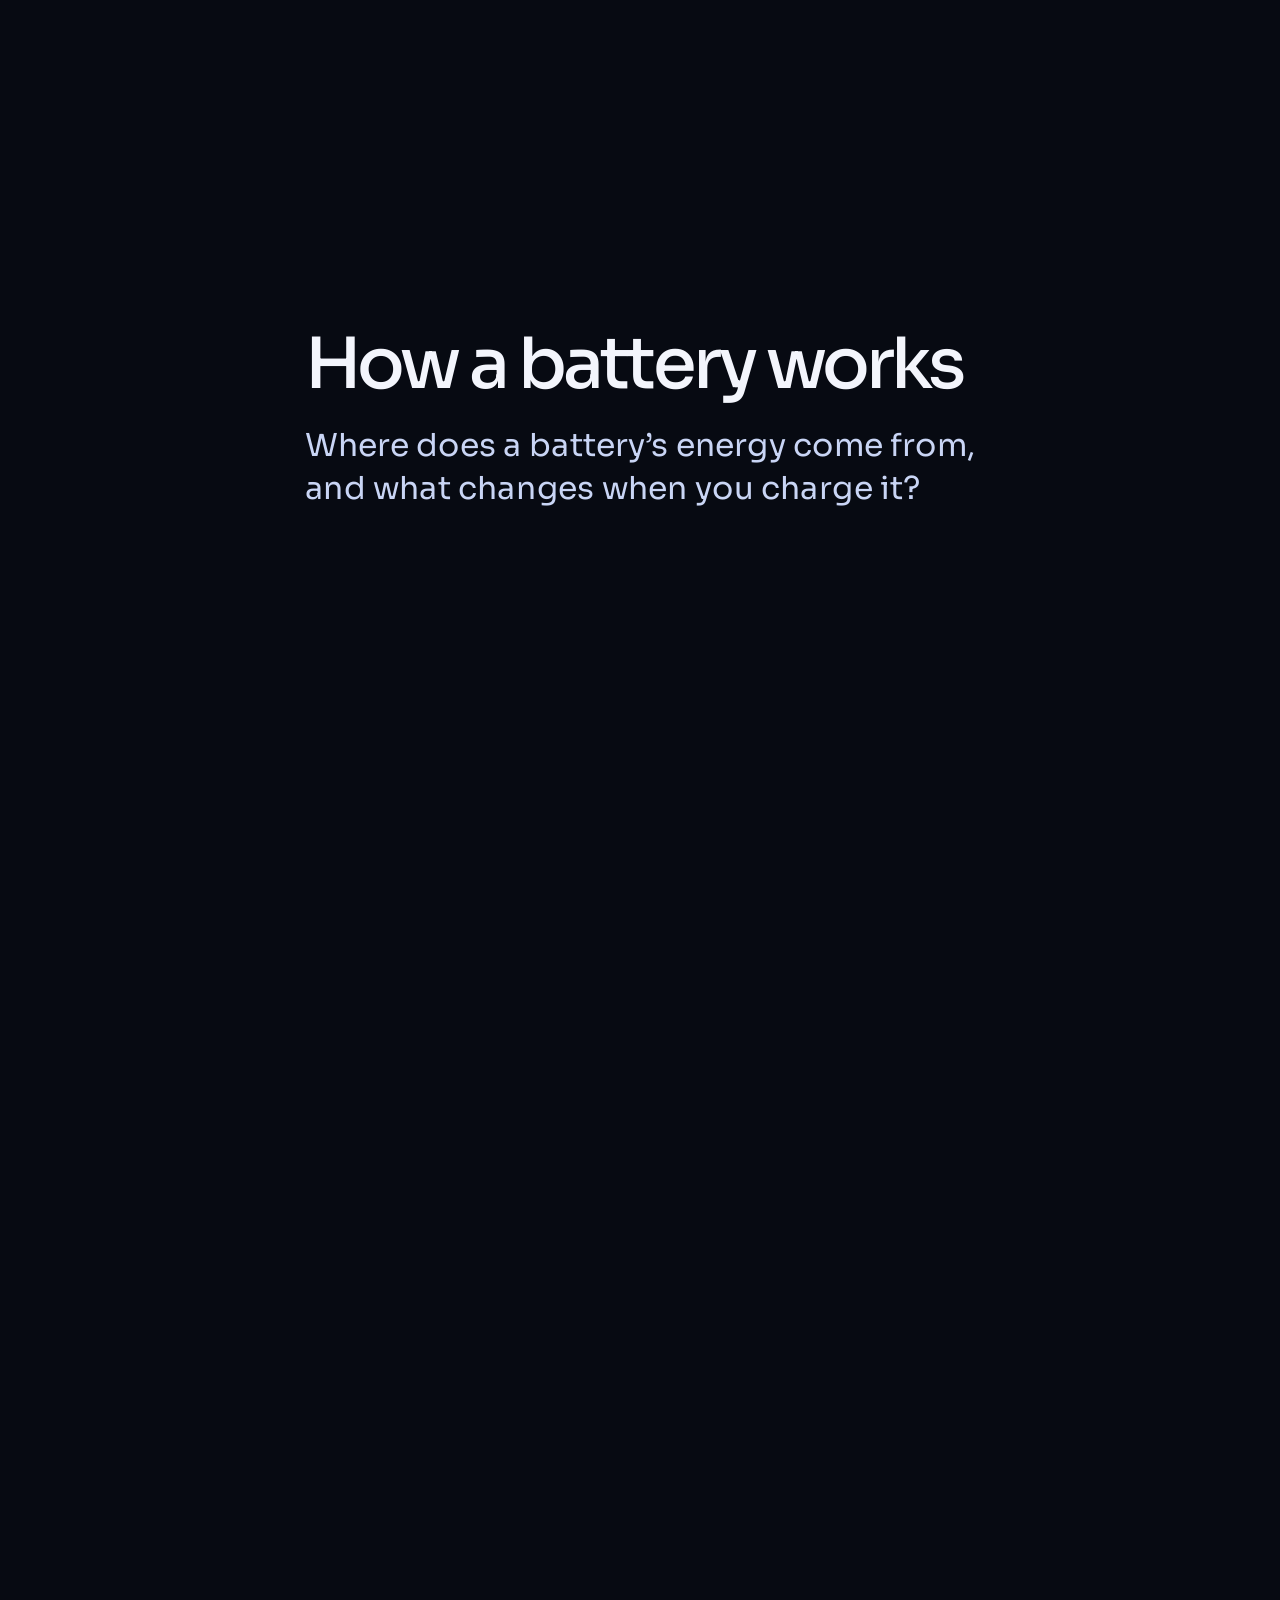
<file: site/battery.html>
<!doctype html>
<html lang="en">
<head><meta charset="utf-8"><meta name="viewport" content="width=device-width,initial-scale=1"><meta name="theme-color" content="#070a12"><title>How a battery works — Fig.3D</title><meta name="description" content="Explore a lithium-ion cell in three dimensions. Reverse charge and discharge, then enter graphite to see intercalation between carbon sheets."><link rel="icon" type="image/svg+xml" href="data:image/svg+xml,%3Csvg xmlns='http://www.w3.org/2000/svg' viewBox='0 0 32 32'%3E%3Crect width='32' height='32' fill='%23080a12'/%3E%3Ctext x='5' y='24' font-family='Arial' font-size='25' font-weight='bold' fill='%237d9cff'%3Ef.%3C/text%3E%3C/svg%3E"><link rel="stylesheet" href="battery.css"><link rel="stylesheet" href="visual-language.css"><link rel="stylesheet" href="module-opening.css"><link rel="stylesheet" href="annotations.css"><script src="module-opening.js"></script><link rel="preload" href="assets/fonts/Sora-Variable.ttf" as="font" type="font/ttf" crossorigin><script src="navigation-motion.js"></script><script defer src="assets/battery-three-r128.min.js"></script><script type="module" src="battery.js"></script></head>
<body>
<a class="skip" href="#explorer">Skip to the interactive cell</a>
<header data-open="1"><a class="brand" href="index.html" aria-label="Fig.3D home">Fig.<span>3D</span><i aria-hidden="true"></i></a><a class="collection-link" href="index.html#collection">The collection</a><span class="header-topic">ENERGY / VISUALIZATION</span></header>
<main>
  <section class="lesson-title"><div data-open="title"><p class="eyebrow" data-open="1">INSIDE A LITHIUM-ION CELL</p><h1 data-open-line>How a battery works</h1><p class="fig-question" data-open-line>Where does a battery’s energy come from, and what changes when you charge it?</p></div><fieldset class="mode-switch" data-open="5"><legend>Operating mode</legend><button type="button" data-mode="discharge" aria-pressed="true">Discharge</button><button type="button" data-mode="charge" aria-pressed="false">Charge</button></fieldset></section>
  <section class="fig-intro" aria-label="About this visualization" data-open="2">
<div data-open="2"><h2>The idea</h2><p>A lithium-ion cell has two hosts for lithium. Lithium is held more loosely in graphite than in cobalt oxide, so letting it move from one to the other releases energy. The catch is that the ion and its electron have to travel separately: the ion through the liquid inside the cell, the electron out through your device.</p></div>
<div data-open="3"><h2>What you’re looking at</h2><p>A cell cut open. On the left, graphite: stacked carbon sheets that hold lithium between them. On the right, grains of cobalt oxide. Between them sits a porous separator soaked in electrolyte, and above runs the wire through the load. <b><i class="swatch" style="color:#80f3d0"></i>Mint beads</b> are lithium ions; <b><i class="swatch" style="color:#c5a0ff"></i>violet beads</b> are electrons.</p></div>
<div data-open="4"><h2>Try it</h2><p>Switch between Discharge and Charge to reverse both journeys. The slider sets how much lithium is in the graphite, and the graph and reactions below follow it. Inside graphite zooms in to the carbon sheets. The cell is idealised: it shows directions and amounts of lithium, not voltages or speeds.</p></div>
</section>
  <section id="explorer" class="explorer" data-open="5" data-open-stage aria-label="Interactive battery visualization">
    <div class="visual-column">
      <div class="view-toolbar"><nav aria-label="View"><button id="cell-view" aria-current="page" type="button">The cell</button><button id="graphite-view" type="button">Inside graphite</button></nav><span id="mode-label" class="mode-label">DISCHARGING</span></div>
      <div class="viewport" id="viewport"><canvas id="cell-canvas" tabindex="0" aria-label="A three-dimensional graphite and cobalt oxide cell. Drag or use the arrow keys to rotate it. Use the labeled buttons to inspect components." role="img"></canvas><div id="scene-labels" class="scene-labels" aria-label="Cell components"></div><div id="scene-fallback" class="scene-fallback" hidden><p>The 3D view is unavailable in this browser.</p><p>You can still switch modes, scrub the reactions and compare the lithium inventories below.</p></div></div>
      <div class="scene-tools"><div class="scene-key"><span><i class="key-lithium"></i><span id="lithium-key">Lithium ions</span></span><span id="electron-key"><i class="key-electron"></i>Electrons</span><span id="carbon-key" hidden><i class="key-carbon"></i>Carbon</span><span class="key-hint" id="scene-hint">Two paths, coupled at the electrodes.</span></div><div class="camera-controls"><span>Drag to rotate</span><button id="motion-toggle" type="button" aria-pressed="true">Pause motion</button><button id="reset-camera" type="button">Reset view</button></div></div>
    </div>
    <aside class="explanation"><p id="view-eyebrow" class="eyebrow">THE WHOLE CELL</p><h2 id="view-title">Two paths<br>One reaction</h2><p id="view-copy">Lithium ions cross the electrolyte. Electrons take the external circuit. The electrode reactions connect their journeys.</p><div class="electrode-roles"><div><span class="role-dot negative-dot"></span><div><strong>Graphite <span>negative −</span></strong><p id="negative-role">Anode · oxidation</p></div></div><div><span class="role-dot positive-dot"></span><div><strong>Cobalt oxide <span>positive +</span></strong><p id="positive-role">Cathode · reduction</p></div></div></div><button id="dive" class="primary-action" type="button">Go inside graphite</button><div class="selection" aria-live="polite"><p id="selection-kicker" class="eyebrow">FOLLOW THE ENERGY</p><h3 id="part-title">Chemical → electrical</h3><p id="part-copy">During discharge, the coupled chemical reaction delivers electrical energy to the load.</p><button id="clear-selection" type="button" hidden>Clear selection</button></div></aside>
    <div class="transport"><div class="progress-control"><label for="progress"><span id="progress-name">Lithium in graphite · x</span><output id="progress-label" for="progress">0.450</output></label><input type="range" id="progress" min="300" max="600" step="1" value="450" aria-describedby="progress-help"><p id="progress-help">Choose the lithium distribution. Motion shows the direction at this fixed composition.</p></div><p class="composition-note">The cell, crystal and graph share this state.</p></div>
    <p class="sr-only" id="playback-status" aria-live="polite"></p>
  </section>
  <section class="state-section" data-open="6" aria-labelledby="state-heading"><div class="state-copy"><p class="eyebrow">THE SAME LITHIUM, A DIFFERENT HOST</p><h2 id="state-heading">Nothing is used up<br>The distribution changes</h2><p id="inventory-copy">Lithium leaves graphite and enters cobalt oxide. One electron moves through the circuit for every lithium ion transferred.</p><div class="inventory-values"><div><span>Graphite · LiₓC₆</span><strong id="negative-readout">0.600</strong></div><div><span>Cobalt oxide · LiₓCoO₂</span><strong id="positive-readout">0.600</strong></div></div><p class="small">x = lithium per host formula unit</p></div><div class="graph"><svg viewBox="0 0 600 270" role="img" aria-labelledby="inventory-title inventory-desc"><title id="inventory-title">Lithium inventory through the selected reaction window</title><desc id="inventory-desc">The two electrode inventories change by equal and opposite amounts. The current state markers follow the progress slider.</desc><path class="chart-grid" d="M50 22V225H574M50 104H574M50 165H574"/><g class="chart-label"><text x="15" y="27">1.0</text><text x="15" y="109">0.6</text><text x="15" y="170">0.3</text><text x="27" y="229">0</text><text x="50" y="256">Start</text><text x="574" y="256" text-anchor="end">End of window</text></g><path id="negative-line" class="negative-line"/><path id="positive-line" class="positive-line"/><path id="chart-cursor"/><circle id="negative-dot" r="6"/><circle id="positive-dot" r="6"/><text class="chart-label chart-negative-label" id="negative-chart-label">Graphite</text><text class="chart-label chart-positive-label" id="positive-chart-label">Cobalt oxide</text></svg></div></section>
  <section class="chemistry" data-open="6" aria-labelledby="chemistry-title"><p class="eyebrow" id="chemistry-title">THE REACTIONS, LINKED</p><div class="reaction-pair"><div><p id="negative-reaction-label">GRAPHITE · OXIDATION</p><div id="negative-reaction" class="formula"></div></div><div><p id="positive-reaction-label">COBALT OXIDE · REDUCTION</p><div id="positive-reaction" class="formula"></div></div></div><p class="small">Cumulative change from the start of the selected mode. Both half-reactions advance together.</p></section>
  <section class="model-notes" data-open="6"><details id="model-details"><summary>Sources, geometry & model assumptions<span aria-hidden="true">+</span></summary><div class="notes-grid"><div><h3>One consistent reaction state</h3><p>This ideal insertion cell transfers lithium reversibly between equal amounts of C₆ and CoO₂ host units. Discharge changes graphite from Li₀.₆₀C₆ to Li₀.₃₀C₆ and cobalt oxide from Li₀.₆₀CoO₂ to Li₀.₉₀CoO₂. Charge retraces that partial window. These are illustrative compositions, not a full state-of-charge scale.</p><p>Switching modes preserves the current composition. Direction markers move continuously while composition stays fixed; the slider alone changes the lithium inventory. Electrode polarity stays fixed; electrochemical roles reverse: oxidation defines the anode, reduction defines the cathode. Battery engineering often names electrodes by their discharge roles; this visualization labels the active reaction explicitly.</p><p>The electrolyte has no net lithium accumulation in this bookkeeping model. Counterions, solvent, SEI, gradients, charge layers and side reactions are omitted. No voltage, current, physical rate or performance is calculated. The 3D cell is a cutaway diagram, not a manufactured cell design.</p><h3>Inside graphite</h3><p>Carbon atoms form hexagonal sheets. Lithium can occupy the galleries between them, entering or leaving through exposed edges. The aligned carbon sheets illustrate a local intercalated graphite motif. Real graphite changes layer registry and staging with composition; those structural changes are not solved here.</p><p>Site brightness encodes fractional mean occupancy from the same x as the graph. The highlighted moving sphere explains the direction through a gallery; it is not an additional counted atom. Sizes and spacing are selected for legibility. The motion is illustrative, not molecular dynamics or a computed minimum-energy path.</p></div><div><h3>Sources behind the model</h3><ol><li><a href="https://www.energy.gov/science/doe-explainsbatteries" target="_blank" rel="noopener">U.S. Department of Energy — Batteries</a><p>Coupled ionic and electronic transport; chemical and electrical energy.</p></li><li><a href="https://doi.org/10.1149/1.2220849" target="_blank" rel="noopener">Ohzuku, Iwakoshi & Sawai (1993)</a><p>Primary research on lithium–graphite intercalation.</p></li><li><a href="https://doi.org/10.1016/0025-5408(80)90012-4" target="_blank" rel="noopener">Mizushima et al. (1980)</a><p>Reversible lithium insertion in LiₓCoO₂.</p></li><li><a href="https://doi.org/10.1103/PhysRevB.90.155448" target="_blank" rel="noopener">Hazrati, de Wijs & Brocks (2014)</a><p>Carbon-layer registry, intercalation and graphite staging. <a href="https://arxiv.org/html/1410.5632v1" target="_blank" rel="noopener">Open author text.</a></p></li><li><a href="https://doi.org/10.1351/goldbook.A00370" target="_blank" rel="noopener">IUPAC: anode</a> · <a href="https://doi.org/10.1351/goldbook.C00905" target="_blank" rel="noopener">cathode</a><p>Reaction-based electrode definitions.</p></li></ol><h3>Checks, not empirical validation</h3><p>Independent equations check both modes, lithium and charge conservation, reactions, reversal continuity, path domains, carbon-ring geometry and gallery motion. These are software and bookkeeping checks; they do not validate battery performance.</p><a class="record-link" href="battery-notes.md">Read the complete model record</a></div></div></details></section>
</main><footer data-open="6"><a class="brand" href="index.html">Fig.<span>3D</span><i aria-hidden="true"></i></a><span>LEARN. EXPLORE. VERIFY.</span><a href="#explorer">Return to the visualization</a></footer><noscript><p class="no-script">This visualization needs JavaScript. <a href="battery-notes.md">Read the model record and sources.</a></p></noscript>
</body></html>
</file>
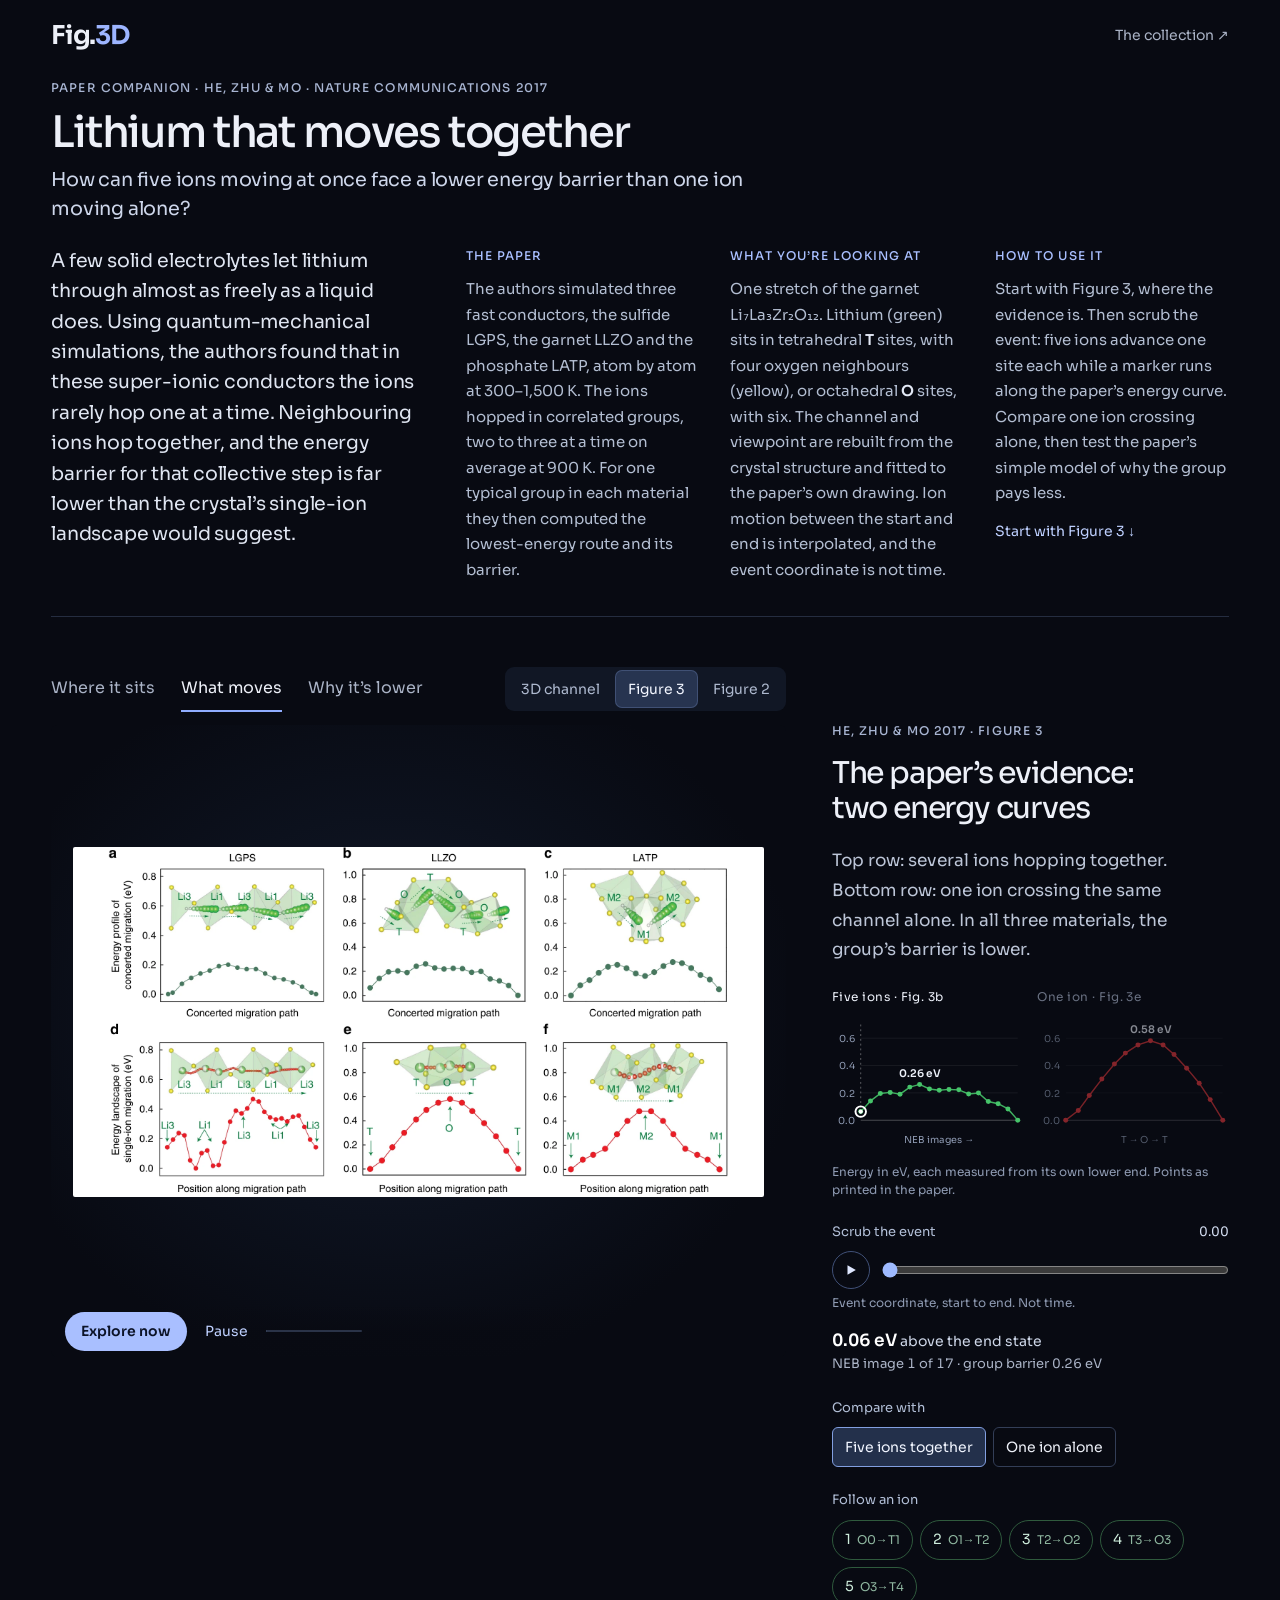
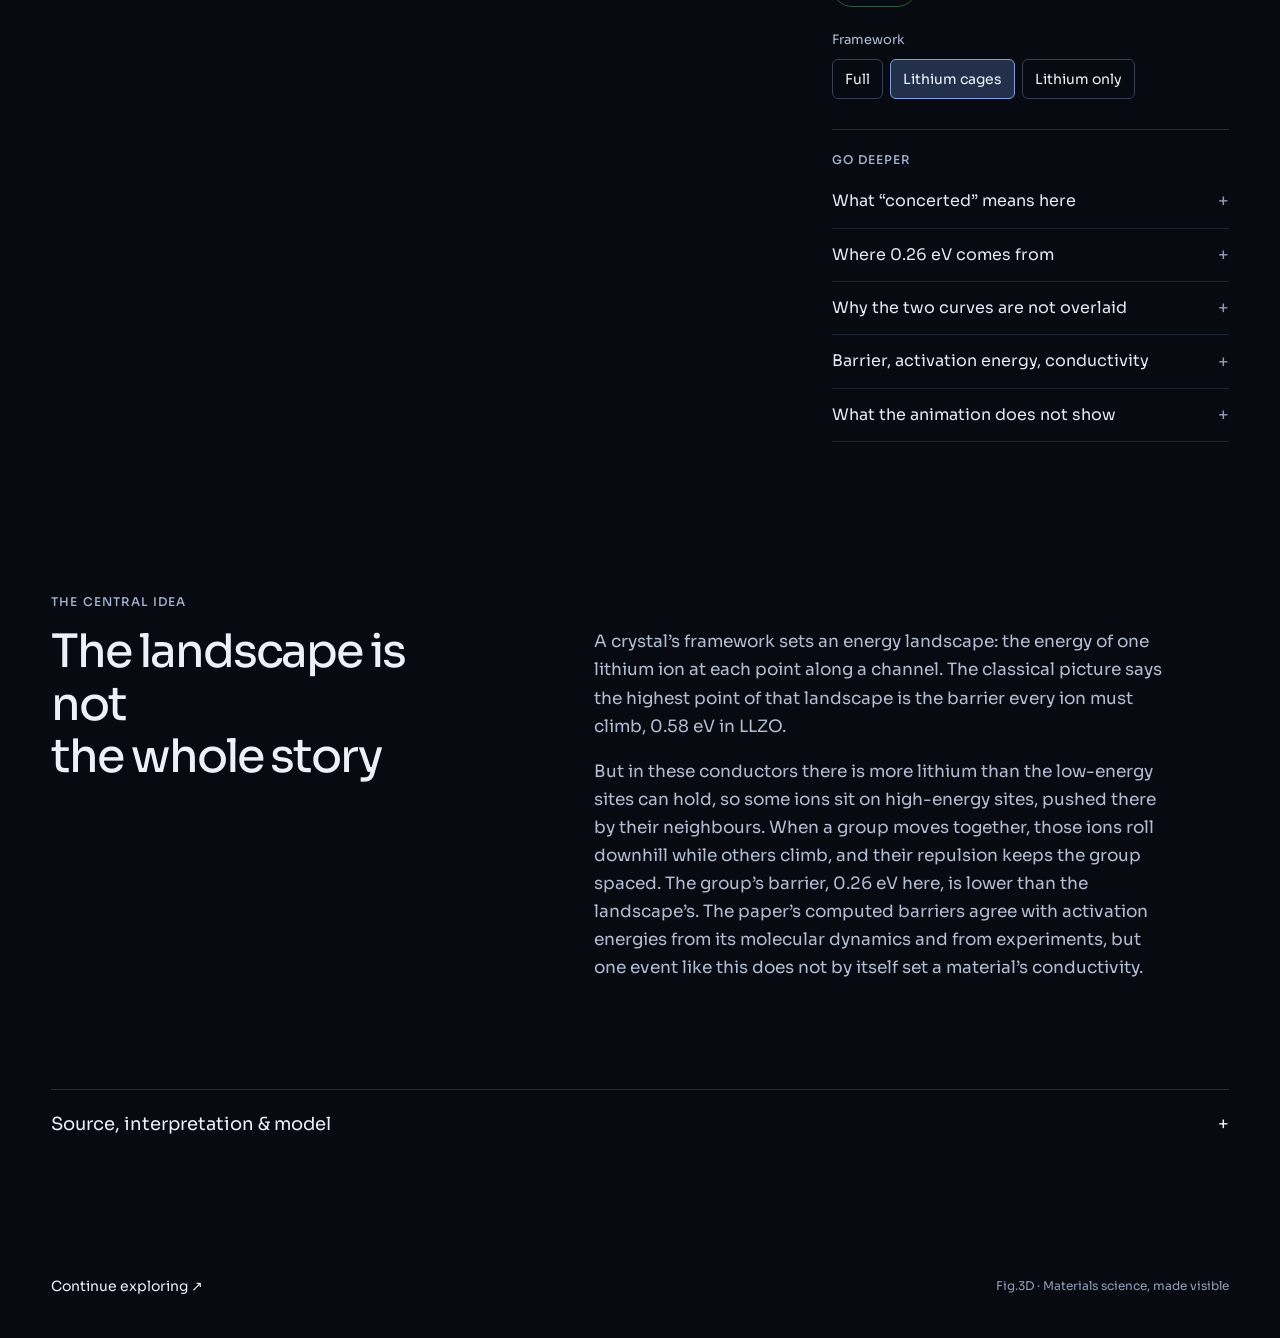
<file: site/fast-ion-diffusion.html>
<!doctype html>
<html lang="en"><head><meta charset="utf-8"><meta name="viewport" content="width=device-width,initial-scale=1"><meta name="theme-color" content="#080a12"><title>Lithium that moves together — Fig.3D</title><meta name="description" content="A companion to He, Zhu &amp; Mo (2017): in the garnet LLZO, five lithium ions hop as one event over a 0.26 eV barrier, while one ion alone faces 0.58 eV. See the channel in 3D, scrub the event against the paper's energy curve, and test the paper's model of why."><link rel="icon" href="data:image/svg+xml,%3Csvg xmlns='http://www.w3.org/2000/svg' viewBox='0 0 32 32'%3E%3Ctext y='26' fill='%239db5ff' font-size='30'%3Ef.%3C/text%3E%3C/svg%3E"><link rel="preload" href="assets/fonts/Sora-Variable.ttf" as="font" type="font/ttf" crossorigin><link rel="preload" href="assets/fast-ion-diffusion/figure-3.webp" as="image"><link rel="stylesheet" href="visual-language.css"><link rel="stylesheet" href="fast-ion-diffusion.css?v=1"><link rel="stylesheet" href="annotations.css"><script src="navigation-motion.js"></script><script>try{var q=new URLSearchParams(location.search),k='fig3d-seen:fast-ion-diffusion';if((q.has('intro')||!localStorage.getItem(k))&&!q.has('reduced')&&!q.has('no-opening')&&!matchMedia('(prefers-reduced-motion: reduce)').matches){document.documentElement.classList.add('build-in');localStorage.setItem(k,'1');}}catch(e){}</script><script defer src="assets/battery-three-r128.min.js"></script><script type="module" src="fast-ion-diffusion.js?v=1"></script></head><body>
<a class="skip" href="#explorer">Skip to the visualization</a>
<header class="masthead"><a class="brand" href="index.html">Fig.<span>3D</span></a><a href="index.html#collection">The collection <span aria-hidden="true">↗</span></a></header>
<main>
<header class="intro"><p class="eyebrow">Paper companion · He, Zhu &amp; Mo · Nature Communications 2017</p><h1>Lithium that moves together</h1><p class="question">How can five ions moving at once face a lower energy barrier than one ion moving alone?</p></header>
<section class="primer" aria-label="What this paper is about">
 <p class="primer-lede">A few solid electrolytes let lithium through almost as freely as a liquid does. Using quantum-mechanical simulations, the authors found that in these super-ionic conductors the ions rarely hop one at a time. Neighbouring ions hop together, and the energy barrier for that collective step is far lower than the crystal’s single-ion landscape would suggest.</p>
 <div class="primer-points">
  <div><p class="primer-step">The paper</p><p>The authors simulated three fast conductors, the sulfide LGPS, the garnet LLZO and the phosphate LATP, atom by atom at 300–1,500 K. The ions hopped in correlated groups, two to three at a time on average at 900 K. For one typical group in each material they then computed the lowest-energy route and its barrier.</p></div>
  <div><p class="primer-step">What you’re looking at</p><p>One stretch of the garnet Li₇La₃Zr₂O₁₂. Lithium (green) sits in tetrahedral <b>T</b> sites, with four oxygen neighbours (yellow), or octahedral <b>O</b> sites, with six. The channel and viewpoint are rebuilt from the crystal structure and fitted to the paper’s own drawing. Ion motion between the start and end is interpolated, and the event coordinate is not time.</p></div>
  <div><p class="primer-step">How to use it</p><p>Start with Figure 3, where the evidence is. Then scrub the event: five ions advance one site each while a marker runs along the paper’s energy curve. Compare one ion crossing alone, then test the paper’s simple model of why the group pays less.</p><a class="primer-go" href="#explorer">Start with Figure 3 <span aria-hidden="true">↓</span></a></div>
 </div>
</section>
<section id="explorer" class="explorer" aria-label="Explore concerted lithium migration">
<div class="toolbar">
 <div role="tablist" aria-label="Questions" class="tabs"><button role="tab" id="tab-sites" data-question="sites" aria-selected="false" aria-controls="inspection" tabindex="-1">Where it sits</button><button role="tab" id="tab-event" data-question="event" aria-selected="true" aria-controls="inspection">What moves</button><button role="tab" id="tab-barrier" data-question="barrier" aria-selected="false" aria-controls="inspection" tabindex="-1">Why it’s lower</button></div>
 <div id="display-switch" class="display-switch" role="group" aria-label="Show the model or an original figure"><button data-display="model" aria-pressed="false" aria-controls="stage">3D channel</button><button data-display="chain" aria-pressed="false" aria-controls="stage" hidden>1D model</button><button data-display="3" aria-pressed="true" aria-controls="stage">Figure 3</button><button data-display="2" aria-pressed="false" aria-controls="stage">Figure 2</button><button data-display="4" aria-pressed="false" aria-controls="stage" hidden>Figure 4</button><button data-display="1" aria-pressed="false" aria-controls="stage" hidden>Figure 1</button></div>
</div>
<div class="stage-column">
<div id="stage" class="stage">
 <div class="scene-content">
  <canvas id="channel" tabindex="0" role="img" aria-label="Three-dimensional lithium channel in the garnet LLZO. Drag to turn, click an ion or site to select it. Arrow keys rotate, plus and minus zoom, Home resets." aria-describedby="scene-help"></canvas>
  <div id="scene-labels" class="scene-labels" aria-hidden="true"></div>
  <div id="scene-key" class="scene-key" aria-hidden="true"></div>
 </div>
 <div id="chain-view" class="chain-view" hidden><svg id="chain-svg" viewBox="0 0 960 530" preserveAspectRatio="xMidYMid meet" role="img" aria-labelledby="chain-title chain-desc"><title id="chain-title">The paper’s one-dimensional model</title><desc id="chain-desc"></desc></svg></div>
 <div id="paper-view" class="paper-view"><div id="paper-viewport" class="paper-viewport" tabindex="0" role="region" aria-label="Original paper figure. Use the zoom buttons to enlarge, then drag or scroll to pan."><div class="paper-sheet"><img id="paper-image" src="assets/fast-ion-diffusion/figure-3.webp" width="1936" height="980" alt="Original Figure 3: concerted-migration energy profiles (a–c) and single-ion energy landscapes (d–f) for LGPS, LLZO and LATP."></div></div></div>
 <div id="fallback" class="fallback" hidden><p>3D is unavailable in this browser. The figures, energy curves and explanations still work.</p></div>
 <div class="stage-bar">
  <div id="opening-controls" class="opening-controls" hidden><button id="explore" class="pill">Explore now</button><button id="opening-pause" class="text-action" aria-pressed="false">Pause</button><span id="opening-progress" class="opening-progress" aria-hidden="true"></span></div>
  <div id="figure-tools" class="figure-tools" hidden><p id="figure-help">Original figure · He, Zhu &amp; Mo 2017 · CC BY 4.0</p><div role="group" aria-label="Figure magnification"><button id="figure-out" aria-label="Zoom out of figure">−</button><button id="figure-fit">Fit</button><button id="figure-in" aria-label="Zoom into figure">+</button></div></div>
  <p id="scene-help" class="scene-help">Drag to turn · tap an ion</p>
  <div id="camera-controls" class="camera-controls" role="group" aria-label="Camera controls"><button data-camera="left" aria-label="Rotate left">←</button><button data-camera="right" aria-label="Rotate right">→</button><button data-camera="up" aria-label="Rotate upward">↑</button><button data-camera="down" aria-label="Rotate downward">↓</button><button data-camera="in" aria-label="Zoom in">+</button><button data-camera="out" aria-label="Zoom out">−</button><button data-camera="reset">Reset</button></div>
 </div>
</div>
</div>
<div class="inspection" id="inspection" role="tabpanel" aria-labelledby="tab-event">
 <div class="caption" aria-live="polite" aria-atomic="true"><p class="eyebrow" id="caption-kicker">He, Zhu &amp; Mo 2017 · Figure 3</p><h2 id="caption-title">The paper’s evidence:
two energy curves</h2><p id="caption-copy"></p></div>
 <div id="paper-details" class="paper-details" hidden><p id="paper-caption"></p><p><a id="paper-original" href="assets/fast-ion-diffusion/figure-3.webp" target="_blank" rel="noopener">Full-resolution figure ↗</a> · <a href="https://doi.org/10.1038/ncomms15893" target="_blank" rel="noopener">Nat. Commun. 8, 15893 ↗</a></p></div>
 <div id="controls">
  <div id="event-plot" class="plot-block"></div>
  <div id="transport-block" class="control-block"><div class="range-heading"><label for="progress" id="progress-label">Scrub the event</label><output id="progress-value" for="progress">0.00</output></div><div class="transport"><button id="play" class="play" aria-label="Play the event"><svg viewBox="0 0 16 16" aria-hidden="true"><path d="M4 2.5v11l9.5-5.5z"/></svg></button><input id="progress" type="range" min="0" max="1000" step="1" value="0" aria-describedby="progress-note"></div><p id="progress-note" class="range-note">Event coordinate, start to end. Not time.</p></div>
  <p id="readout" class="readout" aria-live="polite"></p>
  <div id="compare-block" class="control-block"><p class="control-label">Compare with</p><div class="choices" role="group" aria-label="Collective event or single-ion reference"><button data-compare="concerted" aria-pressed="true">Five ions together</button><button data-compare="single" aria-pressed="false">One ion alone</button></div></div>
  <div id="ion-block" class="control-block"><p class="control-label">Follow an ion</p><div class="ion-chips" role="group" aria-label="Select an ion"></div></div>
  <div id="sites-block" class="control-block" hidden><p class="control-label">Show</p><div class="choices" role="group" aria-label="One moment or time average"><button data-occupancy="moment" aria-pressed="true">One moment</button><button data-occupancy="average" aria-pressed="false">Average occupancy</button></div><p class="control-label spaced">View</p><div class="choices" role="group" aria-label="Channel or whole cell"><button data-context="false" aria-pressed="true">This channel</button><button data-context="true" aria-pressed="false">Whole cell</button></div></div>
  <div id="model-block" class="control-block" hidden><div class="range-heading"><label for="coulomb">Coulomb strength K</label><output id="coulomb-value" for="coulomb">3.00 eV Å</output></div><input id="coulomb" type="range" min="1" max="7" step="0.25" value="3"><div class="end-labels" aria-hidden="true"><span>Weak</span><span>LLZO 2.0 · LATP 4.2</span><span>Strong</span></div><p class="control-label spaced">Framework landscape</p><div class="choices" role="group" aria-label="Framework landscape"><button data-landscape="a" aria-pressed="true">a · flat-topped high sites</button><button data-landscape="b" aria-pressed="false">b · high sites in a dip</button></div></div>
  <div id="framework-block" class="control-block"><p class="control-label">Framework</p><div class="choices" role="group" aria-label="How much of the framework to show"><button data-framework="full" aria-pressed="false">Full</button><button data-framework="cages" aria-pressed="true">Lithium cages</button><button data-framework="none" aria-pressed="false">Lithium only</button></div></div>
  <div id="selection" class="selection" aria-live="polite" hidden></div>
  <figure id="reference" class="reference" hidden><button id="reference-open" aria-label="Open the original figure"><img id="reference-image" alt=""></button><figcaption id="reference-caption"></figcaption></figure>
 </div>
 <p id="caption-note" class="caption-note"></p>
 <section class="depth-reading" aria-labelledby="depth-title"><h3 id="depth-title" class="eyebrow">Go deeper</h3><div id="depth-argument"></div></section>
</div>
</section>
<section class="paper-context"><p class="eyebrow">The central idea</p><h2>The landscape is not <br>the whole story</h2><div><p>A crystal’s framework sets an energy landscape: the energy of one lithium ion at each point along a channel. The classical picture says the highest point of that landscape is the barrier every ion must climb, 0.58 eV in LLZO.</p><p>But in these conductors there is more lithium than the low-energy sites can hold, so some ions sit on high-energy sites, pushed there by their neighbours. When a group moves together, those ions roll downhill while others climb, and their repulsion keeps the group spaced. The group’s barrier, 0.26 eV here, is lower than the landscape’s. The paper’s computed barriers agree with activation energies from its molecular dynamics and from experiments, but one event like this does not by itself set a material’s conductivity.</p></div></section>
<section class="notes"><details><summary>Source, interpretation &amp; model <span aria-hidden="true">+</span></summary><div class="notes-grid"><div><h2>The source</h2><p>Xingfeng He, Yizhou Zhu &amp; Yifei Mo, <cite>Origin of fast ion diffusion in super-ionic conductors</cite>, Nature Communications 8, 15893 (2017).</p><p><a href="https://doi.org/10.1038/ncomms15893" target="_blank" rel="noopener">Published paper ↗</a> · <a href="https://terpconnect.umd.edu/~yfmo/He_Mo-SIC-ncomms15893.pdf" target="_blank" rel="noopener">Author PDF ↗</a> · <a href="https://media.springernature.com/original/springer-static/esm/art%3A10.1038%2Fncomms15893/MediaObjects/41467_2017_BFncomms15893_MOESM168_ESM.pdf" target="_blank" rel="noopener">Supplementary information ↗</a></p><p>Figures © The Authors 2017, reproduced unchanged under <a href="https://creativecommons.org/licenses/by/4.0/" target="_blank" rel="noopener">CC BY 4.0 ↗</a>. Energy points were read from the vector markers in the author PDF, to better than 0.01 eV.</p></div><div><h2>What the model is</h2><p>The garnet channel is rebuilt from the published space group of cubic LLZO. Its orientation is fitted to the oxygen positions drawn in Figure 3b’s inset, which it matches to 0.07 Å. The five ions’ start and end sites follow the paper’s description and that inset. Their straight-line motion is an interpolation, not the calculated path.</p><p>The 1D model is the paper’s own (Methods, eqs 6–8), re-run here. It reproduces Figure 4c and 4d to within 0.07 eV.</p><p><a href="references/fast-ion-diffusion/scientific-notes.md">Claim ledger &amp; full assumptions ↗</a></p></div></div></details></section>
</main>
<footer><a href="index.html#collection">Continue exploring <span aria-hidden="true">↗</span></a><span>Fig.3D · Materials science, made visible</span></footer>
<noscript><p>JavaScript enables the 3D scene and the linked curves. <a href="assets/fast-ion-diffusion/figure-3.webp">View Figure 3</a> or read the explanation above.</p></noscript></body></html>
</file>
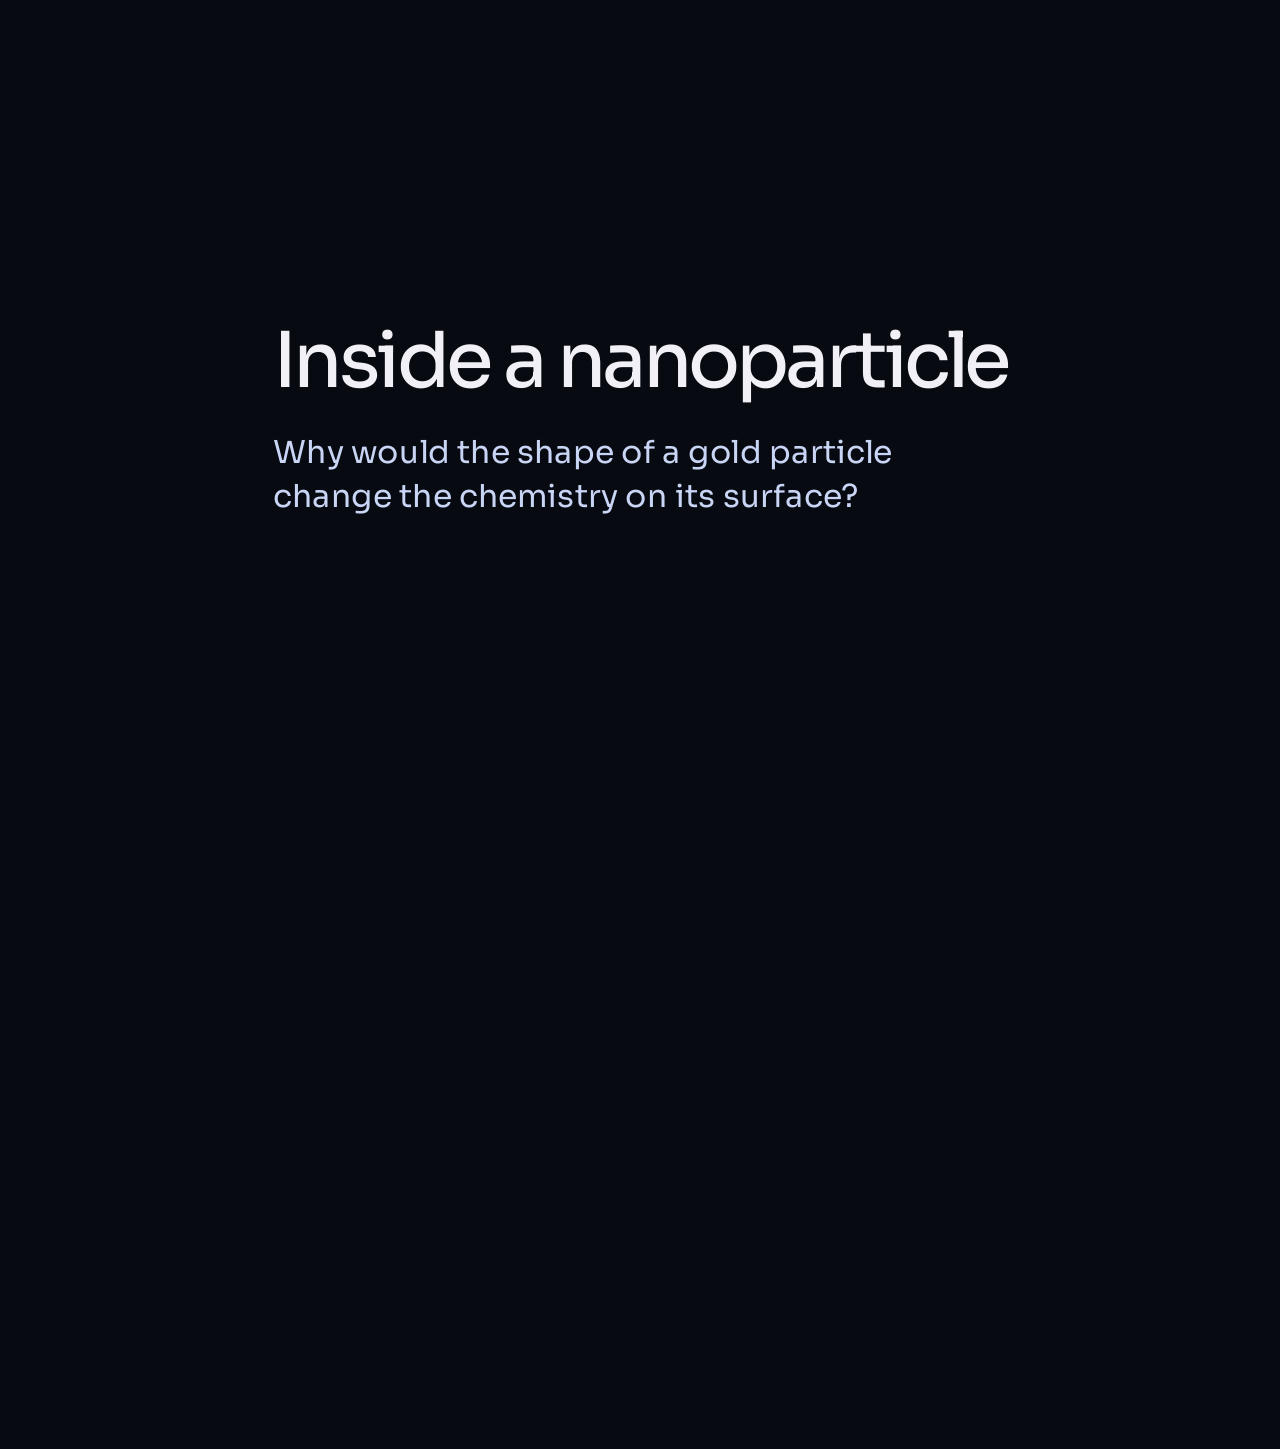
<file: site/nanoparticle.html>
<!doctype html>
<html lang="en"><head>
<meta charset="utf-8"><meta name="viewport" content="width=device-width,initial-scale=1"><meta name="theme-color" content="#080a12">
<title>Inside a nanoparticle — Fig.3D</title><meta name="description" content="Explore gold crystal faces, atomic neighbors, particle size and adsorption geometry in one interactive 3D nanoparticle.">
<link rel="icon" href="data:image/svg+xml,%3Csvg xmlns='http://www.w3.org/2000/svg' viewBox='0 0 32 32'%3E%3Ctext y='26' fill='%239db5ff' font-size='30'%3Ef.%3C/text%3E%3C/svg%3E">
<link rel="preload" href="assets/fonts/Sora-Variable.ttf" as="font" type="font/ttf" crossorigin><link rel="stylesheet" href="visual-language.css"><link rel="stylesheet" href="nanoparticle.css?v=20261005-1"><link rel="stylesheet" href="module-opening.css"><link rel="stylesheet" href="annotations.css"><script src="module-opening.js"></script>
<script src="navigation-motion.js"></script><script defer src="assets/battery-three-r128.min.js"></script><script type="module" src="nanoparticle.js?v=20261005-1"></script>
</head><body>
<a class="skip" href="#explorer">Skip to the visualization</a>
<header class="masthead" data-open="1"><a class="brand" href="index.html" aria-label="Fig.3D home">Fig.<span>3D</span></a><a class="back-link" href="index.html#collection"><span aria-hidden="true">↗</span> The collection</a></header>
<main>
<div class="heading"><div data-open="title"><h1 data-open-line>Inside a nanoparticle</h1><p class="fig-question" data-open-line>Why would the shape of a gold particle change the chemistry on its surface?</p></div>
<section class="fig-intro" aria-label="About this paper" data-open="2">
<div data-open="2"><h2>The paper</h2><p>Kang et al. made gold particles about 60 nanometres across in three shapes, each covered by a different crystal face, and used them to turn CO₂ into CO. In the dark, the face mattered most. When light excited the particles, the authors conclude that edges and corners took over as the main reaction sites.</p></div>
<div data-open="3"><h2>What you’re looking at</h2><p>Two of their electron micrographs: cubes with square {100} faces (Figure 1a) and octahedra with triangular {111} faces (Figure 1c). The 3D model that follows is an ideal gold crystal with both kinds of face, one sphere per atom. It is far smaller than the real particles and is not reconstructed from the images.</p></div>
<div data-open="4"><h2>What to look for</h2><p>In this model an atom inside has 12 nearest neighbours. At the surface it has fewer: 9 on a triangular face, 8 on a square face, 7 on an edge, 5 at a corner. The tabs let you compare faces, count neighbours, grow the particle and find where a molecule could sit. The model counts geometry; it does not compute chemistry.</p></div>
</section></div>
<section id="explorer" data-open="5" data-open-stage aria-label="Interactive gold nanoparticle">
<div class="explorer-toolbar"><div class="view-tabs" role="tablist" aria-label="Explore the nanoparticle"><button role="tab" aria-selected="true" aria-controls="inspection" id="tab-surfaces" data-view="surfaces">Surfaces</button><button role="tab" aria-selected="false" aria-controls="inspection" id="tab-neighbors" data-view="neighbors" tabindex="-1">Neighbors</button><button role="tab" aria-selected="false" aria-controls="inspection" id="tab-size" data-view="size" tabindex="-1">Size</button><button role="tab" aria-selected="false" aria-controls="inspection" id="tab-binding" data-view="binding" tabindex="-1">Binding</button></div>
<button id="paper-open" class="paper-open" aria-haspopup="dialog" aria-controls="paper-dialog">View paper figure</button></div>
<div class="explorer-layout">
<div class="scene-column">
<div class="scene-stage" id="scene-stage">
<canvas id="particle" tabindex="0" role="img" aria-label="Interactive gold cuboctahedron. Drag to rotate; select an atom or use the site buttons." aria-describedby="scene-help"></canvas>
<div class="paper" id="paper"><div class="paper-images"><figure><img id="paper-a" src="assets/nanoparticle/kang-panel-a.webp" alt="Kang et al. Figure 1a: scanning electron micrograph of gold nanocubes, with 100 nanometre scale bar." width="498" height="494"><figcaption>Square faces · {100}</figcaption></figure><figure><img id="paper-c" src="assets/nanoparticle/kang-panel-c.webp" alt="Kang et al. Figure 1c: gold octahedra, with 100 nanometre scale bar." width="495" height="494"><figcaption>Triangular faces · {111}</figcaption></figure></div><p>Kang et al. · Figure 1a, c · <a href="https://doi.org/10.1038/s41467-024-47994-y" target="_blank" rel="noopener">Nature Communications, 2024 ↗</a><br><span>CC BY 4.0 · cropped panels</span></p></div>
<svg class="shape-traces" id="shape-traces" aria-hidden="true"><path id="square-trace" pathLength="1"/><path id="triangle-trace" pathLength="1"/></svg>
<div class="scene-badge" id="scene-badge" hidden><span class="gold-dot"></span> Au <span id="scene-identity">Ideal FCC crystal</span></div>
<div class="scene-label" id="scene-label" hidden></div>
<div class="intro-transport" id="intro-transport"><button id="explore-now" class="primary">Explore <span aria-hidden="true">↗</span></button><button id="intro-pause" class="quiet" aria-label="Pause opening">Pause</button></div>
<div class="fallback" id="fallback" hidden><div id="fallback-graphic"></div><p>The live 3D view is unavailable. Explore the same model counts and explanations below.</p></div>
</div>
<div class="scene-footer"><p id="scene-help">Drag to turn · select a face <span class="touch-help">Swipe sideways to turn; scroll vertically.</span></p><div class="camera-controls" role="group" aria-label="Camera controls"><button data-camera="up" aria-label="Rotate upward" title="Rotate upward">↑</button><button data-camera="down" aria-label="Rotate downward" title="Rotate downward">↓</button><button data-camera="in" aria-label="Zoom in" title="Zoom in">+</button><button data-camera="out" aria-label="Zoom out" title="Zoom out">−</button><button data-camera="reset" class="reset">Reset view</button></div></div>
</div>
<div class="inspection" id="inspection" role="tabpanel" aria-labelledby="tab-surfaces">
<div class="caption" aria-live="polite" aria-atomic="true"><p class="eyebrow" id="caption-kicker">FROM THE PAPER</p><h2 id="caption-title">A surface has<br>its own structure</h2><p id="caption-copy">Different shapes expose different crystal faces. Start with two images of gold nanoparticles.</p></div>
<div id="explore-controls" hidden>
<div id="face-controls" class="control-block"><p class="control-label">Choose a terrace</p><div class="choices"><button data-face="100:1,0,0" aria-pressed="true"><span class="face-symbol square" aria-hidden="true"></span>Square {100}</button><button data-face="111:1,1,1" aria-pressed="false"><span class="face-symbol triangle" aria-hidden="true"></span>Triangular {111}</button></div></div>
<div id="neighbor-controls" class="control-block" hidden><p class="control-label">Inspect an atom</p><div class="choices site-shortcuts"><button data-atom="face">Face</button><button data-atom="edge">Edge</button><button data-atom="corner">Corner</button><button data-atom="interior">Interior</button></div><div class="neighbor-readout"><strong id="neighbor-count">8</strong><span>nearest<br>neighbors</span><svg id="neighbor-dots" viewBox="0 0 104 104" aria-hidden="true"></svg></div><button id="cutaway" class="text-action" aria-pressed="false">Show inside <span aria-hidden="true">↗</span></button><button id="return" class="text-action">Return to the particle <span aria-hidden="true">↙</span></button></div>
<div id="size-controls" class="control-block" hidden><div class="range-heading"><label for="shells">Complete atomic shells</label><output id="shell-count" for="shells">6</output></div><input type="range" id="shells" min="3" max="10" value="6" step="1"><div class="range-ends"><span>3</span><span>10</span></div><div class="size-readout"><div><strong id="total-atoms">923</strong><span>atoms in the particle</span></div><div><strong id="surface-percent">39.2<span>%</span></strong><span>at the surface</span></div></div><div class="fraction-bar" role="img" id="fraction-bar" aria-label="39.2 percent surface atoms"><span></span></div><p class="fine" id="surface-exact">362 surface atoms / 923 total</p><p class="fine">Fixed spatial scale · complete-shell comparisons</p></div>
<div id="binding-controls" class="control-block" hidden><p class="control-label">Place a geometric marker</p><div class="choices binding-choices" id="binding-choices"></div><button id="stacking" class="text-action" aria-pressed="false" hidden>Reveal underlying layers <span aria-hidden="true">↗</span></button><p class="fine" id="binding-detail"></p><details class="paper-comparison"><summary>Connect to catalytic chemistry <span aria-hidden="true">+</span></summary><p>Published COOH* formation energies</p><div class="energy-row"><span>Au {100}</span><div><i style="width:75%"></i></div><strong>1.2 eV</strong></div><div class="energy-row"><span>Au {111}</span><div><i style="width:87.5%"></i></div><strong>1.4 eV</strong></div><p class="fine">Kang et al., 2024 · DFT calculations. These are formation energies, not activation barriers or predictions from this explorer. A neighbor count alone cannot rank catalytic activity.</p><a href="#scientific-notes" class="text-action">Calculation context &amp; source ↗</a></details></div>
</div>
</div>
</div>
</section>
<section class="notes" id="scientific-notes" data-open="6"><details><summary>Source &amp; scientific model <span aria-hidden="true">+</span></summary><div class="notes-grid"><div><h2>One ideal particle,<br>two kinds of terrace</h2><p>Our gold cuboctahedron is generated from an FCC lattice. The model uses a = 4.08 Å and whole atomic shells. It combines six {100} and eight {111} faces. It is an explanatory model, not a reconstruction of the photographed particles or their size.</p><p>Neighbors are calculated from coordinates. Lines connect nearest neighbors; they do not represent individual covalent bonds. Hiding atoms changes visibility, never the scientific count. A surface atom has fewer than 12 nearest neighbors in this unrelaxed model.</p></div><div><h2>Geometry opens a question</h2><p>Atop, bridge and hollow markers locate possible adsorption positions. The marker is a geometric probe, not a molecule, calculated path or identified active site. Chemistry also depends on electronic structure, adsorbate, potential and environment.</p><p>The paper’s slab calculations use VASP / PAW / PBE, four-layer 4 × 2 surfaces (128 atoms), 30 Å vacuum and a 450 eV cutoff. Reaction free energies include zero-point and entropy corrections at 298.15 K. See the paper’s DFT Calculation section and Figure S10. Plasmonic excitation and quantitative activity prediction are outside this explorer.</p><p><a href="https://www.nature.com/articles/s41467-024-47994-y" target="_blank" rel="noopener">Kang et al. · Effect of crystal facets in plasmonic catalysis ↗</a></p><p class="fine">Figure 1a, c © the authors 2024, <a href="https://creativecommons.org/licenses/by/4.0/" target="_blank" rel="noopener">CC BY 4.0</a>. Complete panels cropped losslessly; animated outlines added separately.</p><p><a href="references/nanoparticle/scientific-notes.md">Model assumptions &amp; claim ledger</a> · <a href="references/nanoparticle/kang-2024-figure-1.png" target="_blank">Full original figure</a> · <a href="https://docs.ase-lib.org/ase/cluster/cluster.html" target="_blank" rel="noopener">Independent ASE reference</a></p></div></div></details></section>
</main>
<dialog id="paper-dialog" class="paper-dialog" aria-labelledby="paper-dialog-title">
<div class="paper-dialog-header"><div><p class="eyebrow">KANG ET AL., 2024</p><h2 id="paper-dialog-title">The paper figure</h2></div><button id="paper-close" class="paper-close" autofocus>Back to visualization <span aria-hidden="true">×</span></button></div>
<p class="paper-dialog-intro">Two experimental particle shapes expose different crystal faces. Take your time—your place in the visualization is saved.</p>
<div class="paper-dialog-images"><figure><img src="assets/nanoparticle/kang-panel-a.webp" width="498" height="494" alt="Figure 1a: scanning electron micrograph of gold nanocubes, with a 100 nanometre scale bar."><figcaption>Panel a · Square faces {100}</figcaption></figure><figure><img src="assets/nanoparticle/kang-panel-c.webp" width="495" height="494" alt="Figure 1c: scanning electron micrograph of gold octahedra, with a 100 nanometre scale bar."><figcaption>Panel c · Triangular faces {111}</figcaption></figure></div>
<div class="paper-dialog-credit"><p>Kang et al., <cite>Effect of crystal facets in plasmonic catalysis</cite><br>Nature Communications, 2024 · CC BY 4.0 · original panels cropped losslessly</p><div><a href="references/nanoparticle/kang-2024-figure-1.png" target="_blank" rel="noopener">View complete Figure 1 ↗</a><a href="https://www.nature.com/articles/s41467-024-47994-y" target="_blank" rel="noopener">Read the paper ↗</a></div></div>
</dialog>
<footer data-open="6"><a href="index.html#collection">Continue exploring the collection <span aria-hidden="true">↗</span></a><span>Fig.3D · Materials science, made visible</span></footer>
<noscript><img src="assets/nanoparticle/fallback.svg" alt="Gold cuboctahedron with a highlighted square terrace." style="max-width:100%;width:640px"><p class="noscript">JavaScript enables the interactive scene. The source and model explanation remain available above.</p></noscript>
</body></html>
</file>
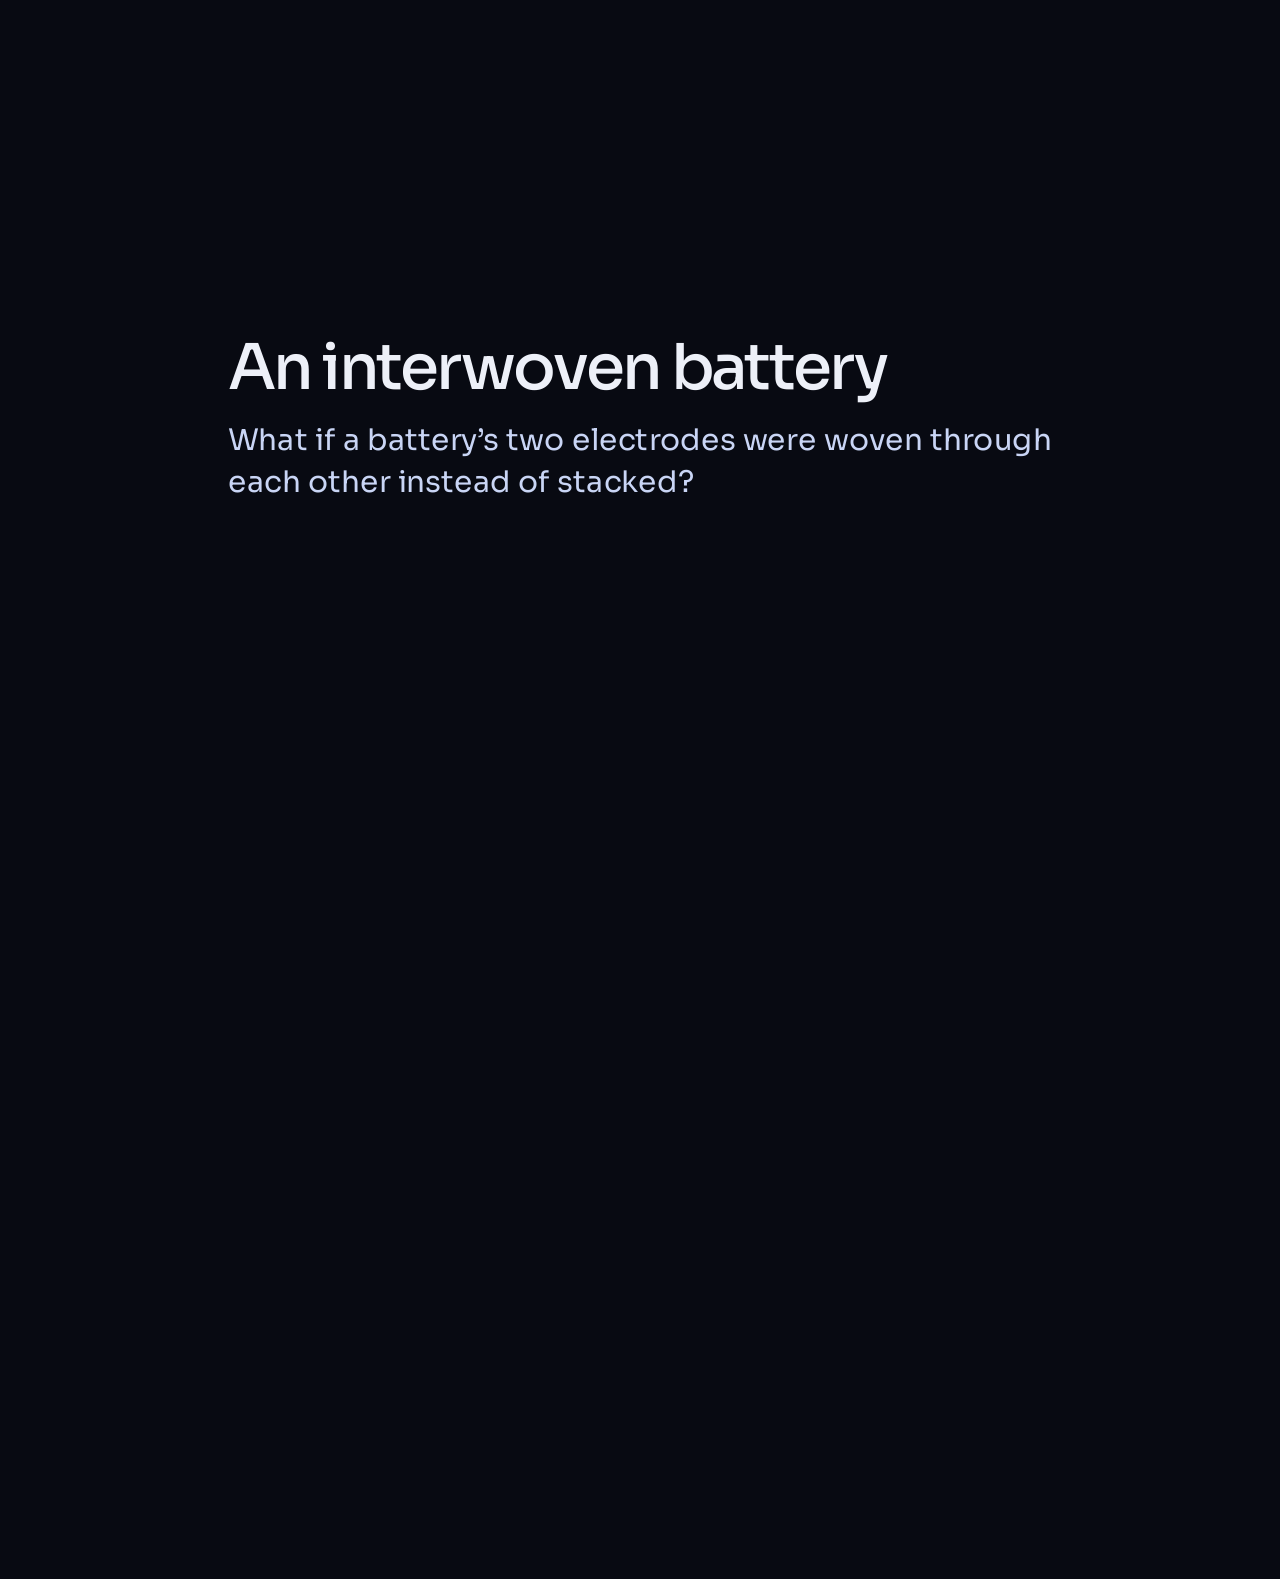
<file: site/self-separating-battery.html>
<!doctype html><html lang="en"><head><meta charset="utf-8"><meta name="viewport" content="width=device-width,initial-scale=1"><meta name="theme-color" content="#080a12"><title>An interwoven battery — Fig.3D</title><meta name="description" content="See how Tait et al. grow two battery electrodes into each other and then separate them from within: an interactive companion to Figures 1, 2, 5 and 6."><link rel="icon" href="data:image/svg+xml,%3Csvg xmlns='http://www.w3.org/2000/svg' viewBox='0 0 32 32'%3E%3Ctext y='26' fill='%239db5ff' font-size='30'%3Ef.%3C/text%3E%3C/svg%3E"><link rel="preload" href="assets/fonts/Sora-Variable.ttf" as="font" type="font/ttf" crossorigin><link rel="preload" href="assets/self-separating-battery/figure-1.jpg" as="image"><link rel="stylesheet" href="visual-language.css"><link rel="stylesheet" href="self-separating-battery.css?v=6"><link rel="stylesheet" href="annotations.css"><link rel="stylesheet" href="module-opening.css"><script src="module-opening.js"></script><script src="navigation-motion.js"></script><script defer src="assets/battery-three-r128.min.js"></script><script type="module" src="self-separating-battery.js?v=5"></script></head><body>
<a class="skip" href="#explorer">Skip to the visualization</a>
<header class="masthead" data-open="1"><a class="brand" href="index.html">Fig.<span>3D</span></a><a href="index.html#collection">The collection <span aria-hidden="true">↗</span></a></header>
<main>
<header class="intro" data-open="title"><p class="eyebrow" data-open="1">Paper companion · Tait et al. 2026</p><h1 data-open-line>An interwoven battery</h1><p class="lede" data-open-line>What if a battery’s two electrodes were woven through each other instead of stacked?</p></header>
<section class="fig-intro" aria-label="About this paper" data-open="2">
<div data-open="2"><h2>The idea</h2><p>Every battery keeps its two electrodes apart with a thin separator that lets lithium ions through but blocks electrons. Usually all three are flat layers, stacked or rolled, and each is tens of micrometres thick. Tait et al. weave them through one another instead, around pores about 90 nanometres across.</p></div>
<div data-open="3"><h2>How they build it</h2><p>A carbon sponge becomes the negative electrode. A conducting polymer is grown over its inner walls to make the positive electrode, so at first the two touch everywhere. An electrochemical treatment then forms a thin interphase between them, which the authors interpret as the separator. It grows from within; nothing is slotted in.</p></div>
<div data-open="4"><h2>Reading Figure 1</h2><p>The colours are the paper’s: <b><i class="swatch" style="color:var(--carbon)"></i>grey anode</b>, <b><i class="swatch" style="color:var(--sei)"></i>green separator</b>, <b><i class="swatch" style="color:var(--cathode)"></i>blue cathode</b>. Panel a is an ordinary rolled cell, b an earlier ordered 3D design, c this paper’s irregular network. The 3D model keeps those colours. These are proof-of-principle cells: they hold a voltage, but their capacity fades quickly.</p></div>
</section>
<section id="explorer" class="explorer" data-open="5" data-open-stage aria-label="Explore the interwoven battery">
<div class="toolbar">
 <div role="tablist" aria-label="Explore the paper" class="tabs" id="overview-tabs"><button role="tab" id="tab-architecture" data-view="architecture" aria-selected="true" aria-controls="inspection">Architecture</button><button role="tab" id="tab-fabrication" data-view="fabrication" aria-selected="false" aria-controls="inspection" tabindex="-1">Fabrication</button><button role="tab" id="tab-interface" data-view="interface" aria-selected="false" aria-controls="inspection" tabindex="-1">Interface</button></div>
 <div id="depth-tabs" class="tabs depth-tabs" role="tablist" aria-label="Go deeper into the paper" hidden><button id="depth-connectivity" role="tab" data-depth-topic="connectivity" aria-controls="inspection" aria-selected="true">Connections</button><button id="depth-length" role="tab" data-depth-topic="length" aria-controls="inspection" aria-selected="false" tabindex="-1">Length scales</button><button id="depth-formation" role="tab" data-depth-topic="formation" aria-controls="inspection" aria-selected="false" tabindex="-1">Formation</button><button id="depth-evidence" role="tab" data-depth-topic="evidence" aria-controls="inspection" aria-selected="false" tabindex="-1">Evidence</button></div>
 <div id="display-switch" class="display-switch" role="group" aria-label="Show the model or an original figure"><button id="display-model" data-display="model" aria-pressed="false" aria-controls="scene-stage">3D model</button><button id="display-figure-1" data-display="1" aria-pressed="true" aria-controls="scene-stage">Figure 1</button><button id="display-figure-2" data-display="2" aria-pressed="false" aria-controls="scene-stage">Figure 2</button><button id="display-reference" data-display="5" aria-pressed="false" aria-controls="scene-stage" hidden>Figure 5</button></div>
</div>
<div class="go-deeper"><button id="depth-toggle" class="text-action" aria-expanded="false">Go deeper <span aria-hidden="true">↗</span></button></div>
<div class="stage-column">
<div id="scene-stage" class="scene-stage">
 <div id="scene-content" class="scene-content">
  <canvas id="network" tabindex="0" role="img" aria-label="Connected carbon, cathode and SEI networks. Drag to rotate. Arrow keys rotate; plus and minus zoom; Home resets." aria-describedby="scene-help"></canvas>
  <div id="scene-labels" class="scene-labels" aria-hidden="true"></div>
  <svg id="leader" class="leader" aria-hidden="true"><path/></svg>
  <div id="formation-wall" class="formation-wall" hidden><div class="wall-head"><span id="wall-figure"></span><strong id="wall-potential"></strong></div><div id="wall-svg"></div><button id="wall-replay" class="text-action">Replay this step</button></div>
  <div class="scene-key" id="scene-key"></div>
 </div>
 <div id="evidence-view" class="evidence-view" hidden></div>
 <div id="paper-view" class="paper-view">
  <div id="paper-viewport" class="paper-viewport" tabindex="0" role="region" aria-label="Original paper figure; use arrow keys to pan when enlarged" aria-describedby="figure-help"><div class="paper-sheet"><img id="paper-image" src="assets/self-separating-battery/figure-1.jpg" width="1276" height="414" alt="Original Figure 1: a, layered electrodes rolled into a cylindrical cell; b, an earlier ordered double-gyroid battery; c, this paper’s nonperiodic carbon, separator and cathode networks. Panel labels and scale bars preserved."></div></div>
 </div>
 <div id="loading" class="loading" hidden>Preparing the connected structure<span aria-hidden="true">…</span></div>
 <div id="fallback" class="fallback" hidden><p>The 3D view is unavailable in this browser. The original figures and every explanation remain available.</p></div>
 <div class="stage-bar">
  <div id="opening-controls" class="opening-controls" hidden><button id="explore" class="pill">Explore now</button><button id="opening-pause" class="text-action" aria-pressed="false">Pause</button><span id="opening-progress" class="opening-progress" aria-hidden="true"></span></div>
  <div id="figure-tools" class="figure-tools" hidden><p id="figure-help">Original figure</p><div role="group" aria-label="Figure magnification"><button id="figure-out" aria-label="Zoom out of figure">−</button><button id="figure-fit">Fit</button><button id="figure-in" aria-label="Zoom into figure">+</button></div></div>
  <p id="scene-help" class="scene-help">Drag to turn · select a material</p>
  <div class="camera-controls" role="group" aria-label="Camera controls"><button data-camera="left" aria-label="Rotate left">←</button><button data-camera="right" aria-label="Rotate right">→</button><button data-camera="up" aria-label="Rotate upward">↑</button><button data-camera="down" aria-label="Rotate downward">↓</button><button data-camera="in" aria-label="Zoom in">+</button><button data-camera="out" aria-label="Zoom out">−</button><button data-camera="reset">Reset</button></div>
 </div>
</div>
</div>
<div class="inspection" id="inspection" role="tabpanel" aria-labelledby="tab-architecture">
 <div class="caption" aria-live="polite" aria-atomic="true"><p class="eyebrow" id="caption-kicker">TAIT ET AL. 2026 · FIGURE 1</p><h2 id="caption-title">Three ways to
arrange a battery</h2><p id="caption-copy">Panel a rolls flat layers into a cell. Panel b is an earlier, ordered design. Panel c is the material in this paper.</p></div>
 <div id="depth-controls" hidden>
  <div id="depth-slice-controls" class="control-block"><div class="range-heading"><label for="depth-slice">Move the section</label><output id="slice-count" for="depth-slice"></output></div><input id="depth-slice" type="range" min="0" max="40" step="1" value="20"><p class="depth-readout" id="slice-stat" aria-live="polite"></p></div>
  <div id="depth-length-controls" class="control-block" hidden><div class="range-heading"><label for="depth-length-slider">Slab thickness <i class="sym-l">L</i> / <i class="sym-l">L</i>₀</label><output id="length-value" for="depth-length-slider">1.00</output></div><input id="depth-length-slider" type="range" min="0.25" max="2" step="0.05" value="1"><div class="equations"><p><span>Resistance</span><b>R = <i class="sym-l">L</i> / (κ<i class="sym-a">A</i>)</b><strong id="ratio-r">1×</strong></p><p><span>Diffusion time</span><b>t ∝ <i class="sym-l">L</i>² / D</b><strong id="ratio-t">1×</strong></p></div><div id="scaling-plot" class="scaling-plot"></div></div>
  <div id="depth-formation-controls" class="control-block" hidden><p class="control-label">Step through the processing</p><div class="process" role="group" aria-label="Processing step"></div></div>
  <div id="depth-evidence-controls" class="control-block" hidden><p class="control-label">Compare the measurements</p><div class="choices"><button data-evidence="voltage">Voltage hold</button><button data-evidence="capacity">Capacity</button></div><div id="evidence-readout" class="evidence-readout"></div></div>
 </div>
 <div id="controls">
  <div id="architecture-controls" class="control-block"><p class="control-label">Compare the arrangement</p><div class="choices"><button data-architecture="layered" aria-pressed="false">Layered · 1a</button><button data-architecture="network" aria-pressed="true">Interwoven · 1c</button></div></div>
  <div id="fabrication-controls" class="control-block" hidden><p class="control-label">Inspect any stage of Figure 2</p><div class="choices stages"><button data-stage="hybrid">Template</button><button data-stage="carbon">Carbon</button><button data-stage="cathode">Coating</button><button data-stage="sei">Separation</button></div><p class="stage-process" id="stage-process"></p></div>
  <div id="material-controls" class="control-block"><p class="control-label">Isolate a material</p><div class="choices materials"><button data-layer="all" aria-pressed="true">All</button><button data-layer="carbon" aria-pressed="false"><i class="carbon"></i>Carbon</button><button data-layer="cathode" aria-pressed="false"><i class="cathode"></i>Cathode</button><button data-layer="sei" aria-pressed="false"><i class="sei"></i>SEI</button></div></div>
  <div id="cut-controls" class="control-block"><div class="range-heading"><label for="cut">Cut into the structure</label><output for="cut" id="cut-readout">Whole</output></div><input id="cut" type="range" min="0" max="100" value="0" step="1"></div>
  <div id="route-controls" class="route-controls"><button class="text-action" data-route="carbon" aria-pressed="false">Trace the carbon</button><button class="text-action" data-route="cathode" aria-pressed="false">Trace the cathode</button></div>
  <div id="interface-controls" class="control-block" hidden><p class="interface-key"><span class="ion-symbol">Li⁺</span>crosses the interphase<br><span class="electron-symbol">e⁻</span>stays in its electrode and the circuit</p><button id="transport" class="text-action" aria-pressed="false">Pause motion</button></div>
 </div>
 <div id="paper-details" class="paper-details" hidden><p id="paper-caption"></p><p><a id="paper-original" href="assets/self-separating-battery/figure-1.jpg" target="_blank" rel="noopener">Full-resolution original ↗</a> · <a href="https://arxiv.org/abs/2604.26222" target="_blank" rel="noopener">arXiv:2604.26222v1 ↗</a></p></div>
 <p id="caption-note" class="caption-note"></p>
 <section id="depth-reading" class="depth-reading" tabindex="-1" aria-labelledby="depth-reading-title" hidden><h3 id="depth-reading-title" class="eyebrow">The argument, step by step</h3><div id="depth-argument"></div><p id="depth-source" class="depth-source"></p></section>
</div>
</section>
<section id="scientific-notes" class="notes" data-open="6"><details><summary>Source, interpretation &amp; model <span aria-hidden="true">+</span></summary><div class="notes-grid"><div><h2>The source</h2><p>William R. T. Tait et al., <cite>All-organic self-separating three-dimensionally nanoarchitected electrochemical energy storage devices</cite>, arXiv:2604.26222v1, 29 April 2026.</p><p>Figure 1 compares a conventional layered cell, an earlier ordered double-gyroid cell and the nonperiodic architecture studied here. Figure 2 sets out fabrication. Figures 5 and 6 report the electrochemical processing and the first measurements.</p><p><a href="https://arxiv.org/abs/2604.26222" target="_blank" rel="noopener">Read the paper ↗</a> · <button class="inline-link" data-paper="2">Inspect Figure 2</button></p><h2>What “all-organic” means</h2><p>The electrodes and framework are organic-derived. The SEI can contain organic and inorganic compounds; lithium salts and external metal contacts are also involved. The phrase does not mean that every ingredient is organic.</p></div><div><h2>What is represented</h2><p>A deterministic, nonperiodic geometry illustrates connected carbon, polymer and interphase domains, drawn in the paper’s viewpoint and colours. It is not reconstructed from the paper’s microscopy. Domain thickness, porosity and surface shape are illustrative; the real coating is heterogeneous. Connectivity is checked on the generating grid.</p><p>The magnified walls enlarge the separation to explain function. Moving markers indicate transport roles, not molecular paths, calculated flux or physical time. Highlighted routes prove a connection in this geometry, not a rate of conduction.</p><h2>The electrochemical steps</h2><p>The paper processes the coated scaffold against external lithium in liquid electrolyte, then reduces the polymer, charges the device through its own leads and lifts it out of the liquid to cycle. The interphase forming between carbon and polymer is the authors’ proposed interpretation, not a directly imaged growth sequence.</p><p><a href="references/self-separating-battery/scientific-notes.md">Detailed claim ledger &amp; model assumptions ↗</a></p></div></div></details></section>
</main>
<footer data-open="6"><a href="index.html#collection">Continue exploring <span aria-hidden="true">↗</span></a><span>Fig.3D · Materials science, made visible</span></footer>
<noscript><p>JavaScript enables the 3D scene. Read the explanations above or <a href="assets/self-separating-battery/figure-2.jpg">view the fabrication figure</a>.</p></noscript></body></html>
</file>
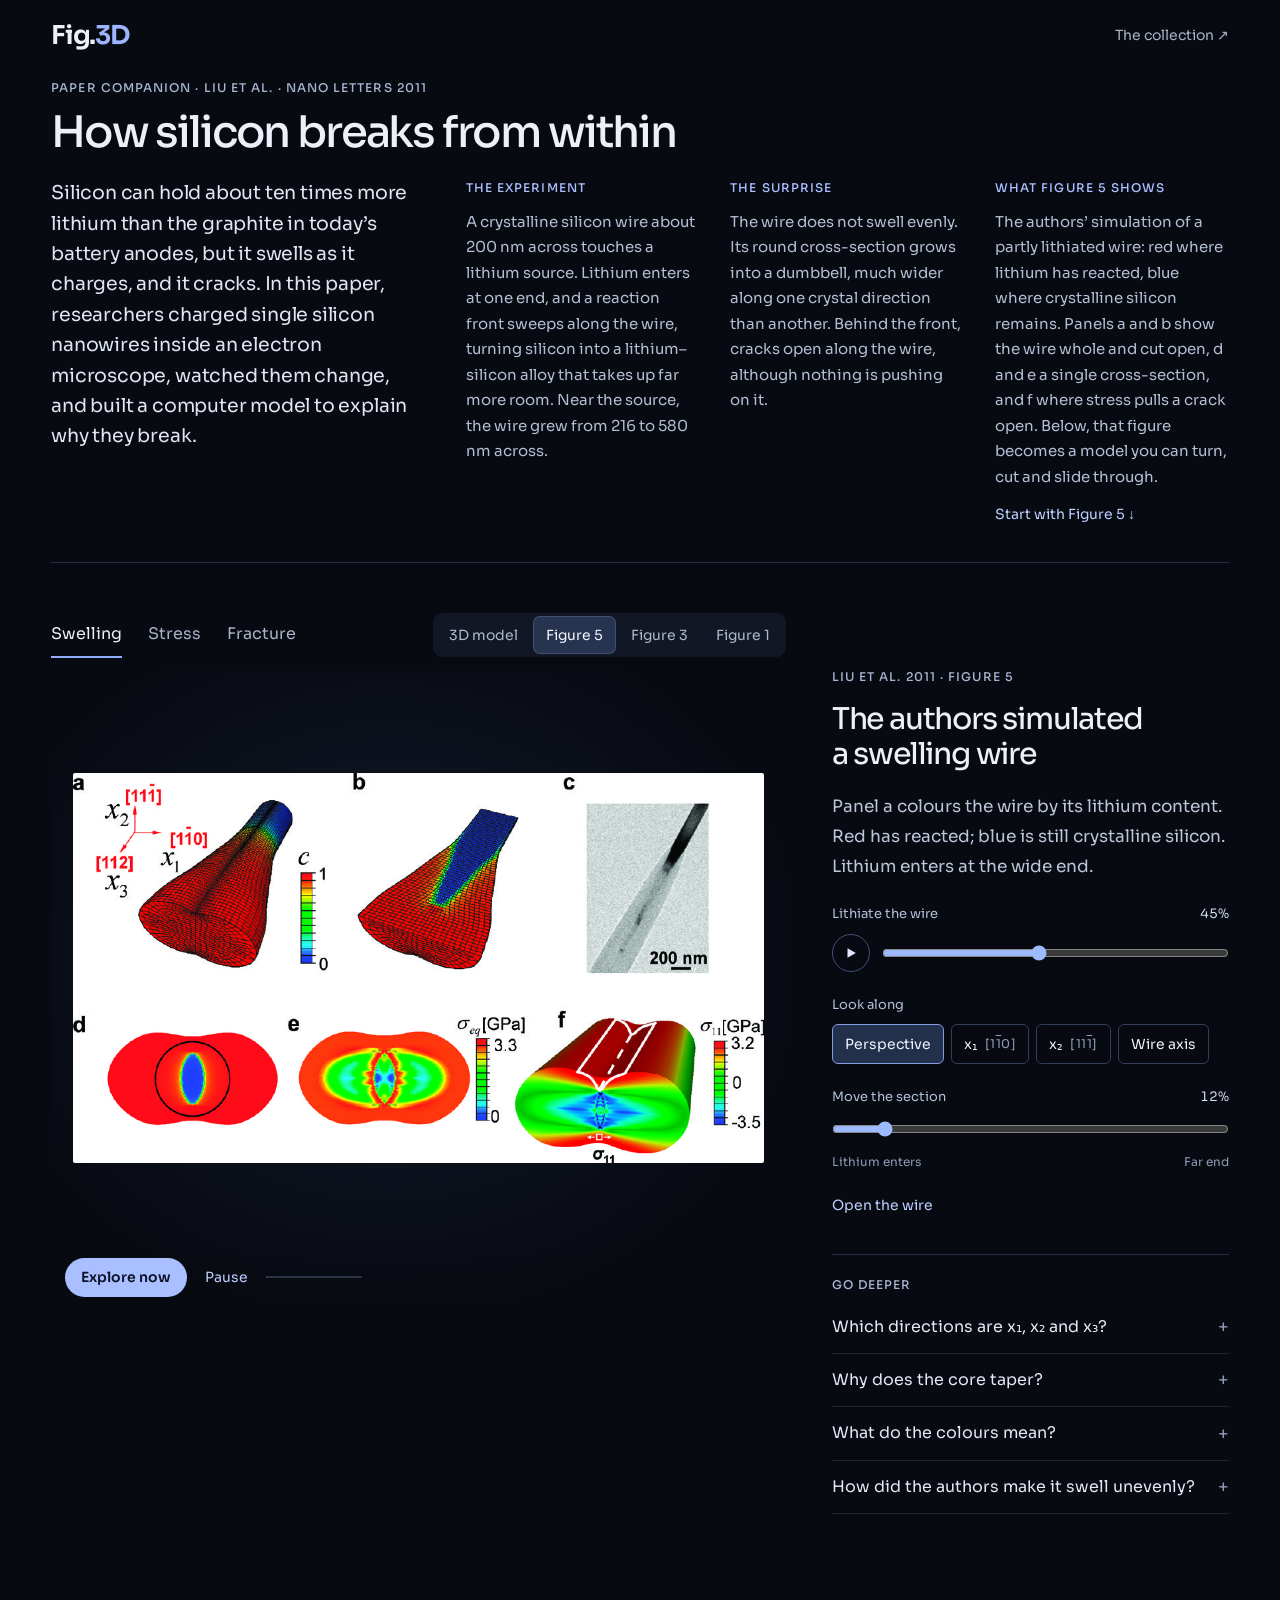
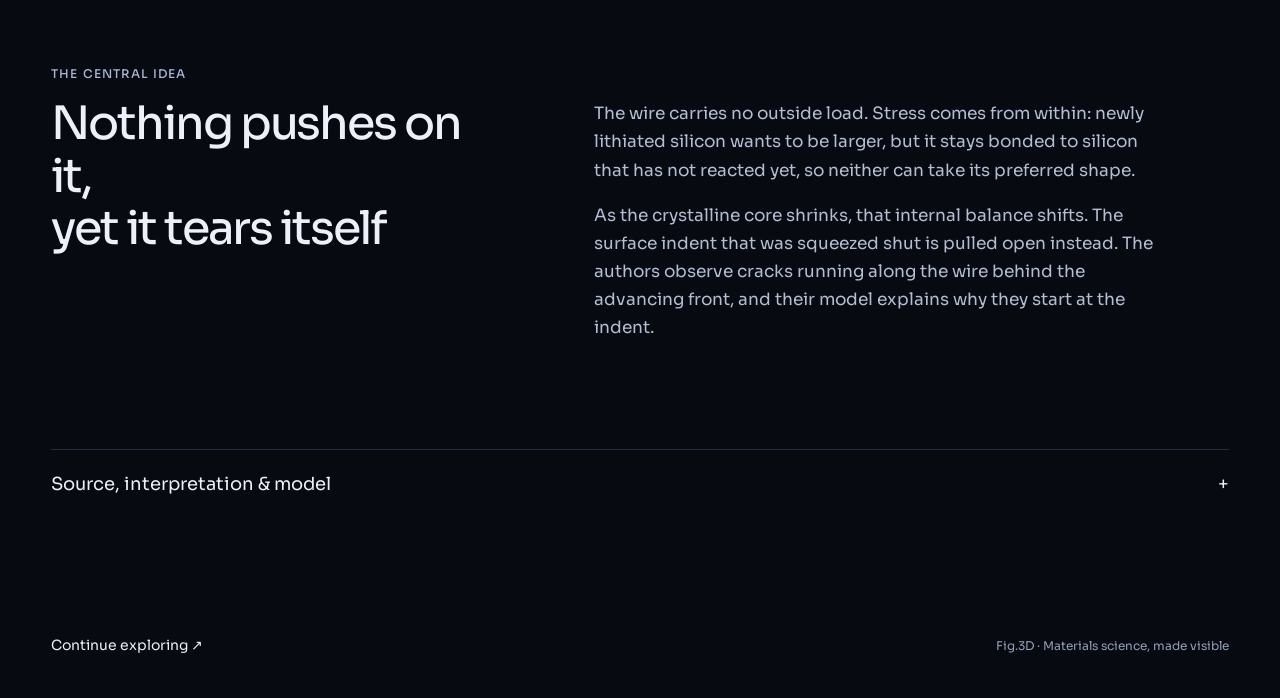
<file: site/silicon-nanowire.html>
<!doctype html>
<html lang="en"><head><meta charset="utf-8"><meta name="viewport" content="width=device-width,initial-scale=1"><meta name="theme-color" content="#080a12"><title>How silicon breaks from within — Fig.3D</title><meta name="description" content="Turn the swelling silicon nanowire of Liu et al. (2011): a reaction front, a shrinking crystalline core, the stresses between them and the crack they leave."><link rel="icon" href="data:image/svg+xml,%3Csvg xmlns='http://www.w3.org/2000/svg' viewBox='0 0 32 32'%3E%3Ctext y='26' fill='%239db5ff' font-size='30'%3Ef.%3C/text%3E%3C/svg%3E"><link rel="preload" href="assets/fonts/Sora-Variable.ttf" as="font" type="font/ttf" crossorigin><link rel="preload" href="assets/silicon-nanowire/figure-5.jpeg" as="image"><link rel="stylesheet" href="visual-language.css"><link rel="stylesheet" href="silicon-nanowire.css?v=4"><link rel="stylesheet" href="annotations.css"><script src="navigation-motion.js"></script><script>try{var q=new URLSearchParams(location.search),k='fig3d-seen:silicon-nanowire';if((q.has('intro')||!localStorage.getItem(k))&&!q.has('reduced')&&!matchMedia('(prefers-reduced-motion: reduce)').matches){document.documentElement.classList.add('build-in');localStorage.setItem(k,'1');}}catch(e){}</script><script defer src="assets/battery-three-r128.min.js"></script><script type="module" src="silicon-nanowire.js?v=3"></script></head><body>
<a class="skip" href="#explorer">Skip to the visualization</a>
<header class="masthead"><a class="brand" href="index.html">Fig.<span>3D</span></a><a href="index.html#collection">The collection <span aria-hidden="true">↗</span></a></header>
<main>
<header class="intro"><p class="eyebrow">Paper companion · Liu et al. · Nano Letters 2011</p><h1>How silicon breaks from within</h1></header>
<section class="primer" aria-label="What this paper is about">
 <p class="primer-lede">Silicon can hold about ten times more lithium than the graphite in today’s battery anodes, but it swells as it charges, and it cracks. In this paper, researchers charged single silicon nanowires inside an electron microscope, watched them change, and built a computer model to explain why they break.</p>
 <div class="primer-points">
  <div><p class="primer-step">The experiment</p><p>A crystalline silicon wire about 200 nm across touches a lithium source. Lithium enters at one end, and a reaction front sweeps along the wire, turning silicon into a lithium–silicon alloy that takes up far more room. Near the source, the wire grew from 216 to 580 nm across.</p></div>
  <div><p class="primer-step">The surprise</p><p>The wire does not swell evenly. Its round cross-section grows into a dumbbell, much wider along one crystal direction than another. Behind the front, cracks open along the wire, although nothing is pushing on it.</p></div>
  <div><p class="primer-step">What Figure 5 shows</p><p>The authors’ simulation of a partly lithiated wire: red where lithium has reacted, blue where crystalline silicon remains. Panels a and b show the wire whole and cut open, d and e a single cross-section, and f where stress pulls a crack open. Below, that figure becomes a model you can turn, cut and slide through.</p><a class="primer-go" href="#explorer">Start with Figure 5 <span aria-hidden="true">↓</span></a></div>
 </div>
</section>
<section id="explorer" class="explorer" aria-label="Explore the silicon nanowire">
<div class="toolbar">
 <div role="tablist" aria-label="Explore the paper" class="tabs"><button role="tab" id="tab-swelling" data-question="swelling" aria-selected="true" aria-controls="inspection">Swelling</button><button role="tab" id="tab-stress" data-question="stress" aria-selected="false" aria-controls="inspection" tabindex="-1">Stress</button><button role="tab" id="tab-fracture" data-question="fracture" aria-selected="false" aria-controls="inspection" tabindex="-1">Fracture</button></div>
 <div id="display-switch" class="display-switch" role="group" aria-label="Show the model or an original figure"><button data-display="model" aria-pressed="false" aria-controls="stage">3D model</button><button data-display="5" aria-pressed="true" aria-controls="stage">Figure 5</button><button data-display="3" aria-pressed="false" aria-controls="stage">Figure 3</button><button data-display="2" aria-pressed="false" aria-controls="stage" hidden>Figure 2</button><button data-display="1" aria-pressed="false" aria-controls="stage">Figure 1</button><button data-display="s10" aria-pressed="false" aria-controls="stage" hidden>Figure S10</button></div>
</div>
<div class="stage-column">
<div id="stage" class="stage">
 <div class="scene-content">
  <canvas id="wire" tabindex="0" role="img" aria-label="Three-dimensional silicon nanowire. Drag to turn. Arrow keys rotate, plus and minus zoom, Home resets." aria-describedby="scene-help"></canvas>
  <div id="scene-labels" class="scene-labels" aria-hidden="true"></div>
  <figure id="section" class="section-inset" aria-live="polite"><figcaption><span>The same section</span><output id="section-position">40%</output></figcaption><svg id="section-svg" viewBox="-150 -100 300 200" role="img" aria-label="Cross-section at the selected position"></svg></figure>
  <div id="scene-key" class="scene-key"></div>
 </div>
 <div id="paper-view" class="paper-view"><div id="paper-viewport" class="paper-viewport" tabindex="0" role="region" aria-label="Original paper figure. Use the zoom buttons to enlarge, then drag or scroll to pan."><div class="paper-sheet"><img id="paper-image" src="assets/silicon-nanowire/figure-5.jpeg" width="1042" height="589" alt="Original Figure 5: a–b simulated lithiation coloured by lithium content, c a TEM image, d–e cross-sections coloured by lithium and von Mises stress, f a schematic crack over a normal-stress section."></div></div></div>
 <div id="fallback" class="fallback" hidden><p>The 3D view is unavailable in this browser. The original figures, the linked cross-section and every explanation remain available.</p></div>
 <div class="stage-bar">
  <div id="opening-controls" class="opening-controls" hidden><button id="explore" class="pill">Explore now</button><button id="opening-pause" class="text-action" aria-pressed="false">Pause</button><span id="opening-progress" class="opening-progress" aria-hidden="true"></span></div>
  <div id="figure-tools" class="figure-tools" hidden><p id="figure-help">Original figure · Liu et al. 2011</p><div role="group" aria-label="Figure magnification"><button id="figure-out" aria-label="Zoom out of figure">−</button><button id="figure-fit">Fit</button><button id="figure-in" aria-label="Zoom into figure">+</button></div></div>
  <p id="scene-help" class="scene-help">Drag to turn</p>
  <div id="camera-controls" class="camera-controls" role="group" aria-label="Camera controls"><button data-camera="left" aria-label="Rotate left">←</button><button data-camera="right" aria-label="Rotate right">→</button><button data-camera="up" aria-label="Rotate upward">↑</button><button data-camera="down" aria-label="Rotate downward">↓</button><button data-camera="in" aria-label="Zoom in">+</button><button data-camera="out" aria-label="Zoom out">−</button><button data-camera="reset">Reset</button></div>
 </div>
</div>
</div>
<div class="inspection" id="inspection" role="tabpanel" aria-labelledby="tab-swelling">
 <div class="caption" aria-live="polite" aria-atomic="true"><p class="eyebrow" id="caption-kicker">Liu et al. 2011 · Figure 5</p><h2 id="caption-title">The authors simulated
a swelling wire</h2><p id="caption-copy">Panel a colours the wire by its lithium content. Red has reacted; blue is still crystalline silicon.</p></div>
 <div id="paper-details" class="paper-details" hidden><p id="paper-caption"></p><p><a id="paper-original" href="assets/silicon-nanowire/figure-5.jpeg" target="_blank" rel="noopener">Full-resolution original ↗</a> · <a href="https://doi.org/10.1021/nl201684d" target="_blank" rel="noopener">Nano Letters 11, 3312 ↗</a></p></div>
 <div id="controls">
  <div id="swelling-controls">
   <div class="control-block"><div class="range-heading"><label for="progress">Lithiate the wire</label><output id="progress-value" for="progress">45%</output></div><div class="transport"><button id="play" class="play" aria-label="Play lithiation"><svg viewBox="0 0 16 16" aria-hidden="true"><path d="M4 2.5v11l9.5-5.5z"/></svg></button><input id="progress" type="range" min="0" max="100" step="0.1" value="45"></div></div>
   <div class="control-block"><p class="control-label">Look along</p><div class="choices" role="group" aria-label="Look along a crystal direction"><button data-view="oblique" aria-pressed="true">Perspective</button><button data-view="x1" aria-pressed="false">x₁ <span class="dir">[1<span class="bar">1</span>0]</span></button><button data-view="x2" aria-pressed="false">x₂ <span class="dir">[11<span class="bar">1</span>]</span></button><button data-view="axis" aria-pressed="false">Wire axis</button></div></div>
  </div>
  <div id="stress-controls" class="control-block" hidden><p class="control-label">Choose a reported stage</p><div class="choices" role="group" aria-label="Reported stress stage"><button data-stress="early" aria-pressed="false">Before necking</button><button data-stress="late" aria-pressed="true">After necking</button><button data-stress="mises" aria-pressed="false">Von Mises</button></div></div>
  <div class="control-block"><div class="range-heading"><label for="slice">Move the section</label><output id="slice-value" for="slice">40%</output></div><input id="slice" type="range" min="0" max="100" step="0.5" value="40"><div class="end-labels" aria-hidden="true"><span>Lithium enters</span><span>Far end</span></div></div>
  <div id="cut-row" class="route-controls"><button id="cut" class="text-action" aria-pressed="true">Close the wire</button></div>
  <figure id="reference" class="reference" hidden><button id="reference-open" aria-label="Open the original figure"><img id="reference-image" alt=""></button><figcaption id="reference-caption"></figcaption></figure>
 </div>
 <p id="caption-note" class="caption-note"></p>
 <section class="depth-reading" aria-labelledby="depth-title"><h3 id="depth-title" class="eyebrow">Go deeper</h3><div id="depth-argument"></div></section>
</div>
</section>
<section class="paper-context"><p class="eyebrow">The central idea</p><h2>Nothing pushes on it,<br>yet it tears itself</h2><div><p>The wire carries no outside load. Stress comes from within: newly lithiated silicon wants to be larger, but it stays bonded to silicon that has not reacted yet, so neither can take its preferred shape.</p><p>As the crystalline core shrinks, that internal balance shifts. The surface indent that was squeezed shut is pulled open instead. The authors observe cracks running along the wire behind the advancing front, and their model explains why they start at the indent.</p></div></section>
<section class="notes"><details><summary>Source, interpretation &amp; model <span aria-hidden="true">+</span></summary><div class="notes-grid"><div><h2>The source</h2><p>Xiao Hua Liu et al., <cite>Anisotropic Swelling and Fracture of Silicon Nanowires during Lithiation</cite>, Nano Letters 11, 3312–3318 (2011).</p><p><a href="https://doi.org/10.1021/nl201684d" target="_blank" rel="noopener">Published paper ↗</a> · <a href="https://iebl.ucsd.edu/sites/default/files/iebl/2017-05/Nano_Letter_July_2011.pdf" target="_blank" rel="noopener">Author PDF ↗</a> · <a href="https://acs.figshare.com/articles/journal_contribution/2624698" target="_blank" rel="noopener">Supporting information ↗</a></p><p>Original figures © 2011 American Chemical Society, shown at their native resolution and never repainted.</p></div><div><h2>What the model is</h2><p>An explanatory geometry, not a rerun of the authors’ simulation. Its length and viewpoint are fitted to the printed wire of Figure 5a; the final section matches their simulated widths (2.62 and 1.14 times the pristine diameter). Intermediate shapes, the progression and the two-colour lithium map are illustrative.</p><p>Stress arrows show sign only. Every stress value lives in the original panels; nothing here solves mechanics, kinetics or fracture.</p><p><a href="references/silicon-nanowire/scientific-notes.md">Claim ledger &amp; full assumptions ↗</a></p></div></div></details></section>
</main>
<footer><a href="index.html#collection">Continue exploring <span aria-hidden="true">↗</span></a><span>Fig.3D · Materials science, made visible</span></footer>
<noscript><p>JavaScript enables the 3D scene. <a href="assets/silicon-nanowire/figure-5.jpeg">View Figure 5</a> or read the explanation above.</p></noscript></body></html>
</file>
<file: site/styles.css>
:root{--black:#080a12;--white:#eef1fa;--accent:#7d9cff;--muted:#a3a6af;--sans:Arial,Helvetica,sans-serif;--gutter:clamp(24px,6.5vw,112px)}
*{box-sizing:border-box}html{scroll-behavior:smooth}body{margin:0;background:var(--black);color:var(--white);font-family:var(--sans);font-size:16px;line-height:1.6;-webkit-font-smoothing:antialiased}h1,h2,h3,p,figure{margin:0}a{color:inherit;text-decoration:none}button{font:inherit;color:inherit;cursor:pointer}button,a,summary{-webkit-tap-highlight-color:transparent}a:focus-visible,button:focus-visible,summary:focus-visible{outline:2px solid #8aa4ff;outline-offset:7px}.skip{position:fixed;top:-100px;left:24px;background:var(--accent);color:var(--black);padding:12px;z-index:10}.skip:focus{top:12px}.site-header{position:absolute;top:0;left:var(--gutter);right:var(--gutter);height:112px;display:flex;justify-content:space-between;align-items:center;z-index:3;border-bottom:1px solid #ffffff25}.brand{font-size:34px;line-height:1;letter-spacing:-2px;font-weight:600}.brand span{font-weight:300}nav{display:flex;gap:36px;font-size:16px}nav a:hover{color:var(--accent)}.eyebrow{font-size:14px;font-weight:400;letter-spacing:.06em;line-height:1.6;color:var(--muted)}.text-link{display:inline-block;background:none;border:0;border-bottom:1px solid currentColor;border-radius:0;padding:0 0 7px;font-size:16px;text-align:left;line-height:1.6}.text-link:hover{color:#a5b8ff}.battery-feature{background:var(--white);color:#171920;padding:95px var(--gutter) 84px;scroll-margin-top:0}.section-intro{max-width:780px}.section-intro .eyebrow{color:#646978;margin-bottom:20px}h2{font-size:clamp(40px,4.7vw,74px);font-weight:400;line-height:1.08;letter-spacing:-.055em}.section-intro>p:last-child:not(.eyebrow){font-size:20px;line-height:1.6;color:#5e6473;margin-top:28px}.battery-figure{margin:56px 0 35px}.battery-figure svg{width:100%;height:auto;display:block;max-height:550px}.diagram-label{font:20px Arial,Helvetica,sans-serif;fill:#3c4355}.battery-figure figcaption{font-size:14px;color:#676c78;text-align:center;margin-top:16px}.feature-end{display:flex;justify-content:space-between;align-items:center;gap:40px;border-top:1px solid #b6bbc8;padding-top:30px}.feature-end p{font-size:20px;line-height:1.5;color:#484f62}.next-topics{padding:99px var(--gutter) 20px}.next-topics .section-intro{margin-bottom:65px}.next-topics .section-intro .eyebrow{color:#99a0b3}.topic-row{display:grid;grid-template-columns:1.22fr 1fr;gap:7%;align-items:center;border-top:1px solid #ffffff25;padding:60px 0}.topic-visual{min-width:0;position:relative;background:#111522}.topic-visual svg{display:block;width:100%;height:auto}.topic-visual figcaption{position:absolute;left:25px;bottom:19px;color:#878c9b;font-size:14px}.topic-copy{min-width:0;overflow-wrap:break-word}.topic-copy .eyebrow{color:#969eb5;margin-bottom:22px}.topic-copy h3{font-size:clamp(34px,3.6vw,56px);font-weight:400;letter-spacing:-.05em;line-height:1.12}.topic-copy>p:not(.eyebrow){font-size:18px;line-height:1.6;color:#a1a6b5;margin-top:25px}.topic-copy .text-link{color:var(--accent);margin-top:32px}.plot-label{font:18px var(--fig-font,Arial,sans-serif);fill:#848ca3}.about{padding:100px var(--gutter) 110px;background:#10101c}.about-copy{max-width:750px}.about .eyebrow{margin-bottom:24px}.about-copy>p:not(.eyebrow){font-size:20px;line-height:1.7;color:#a4aab9;margin-top:28px;max-width:610px}.about details{border-top:1px solid #ffffff30;margin-top:40px;padding-top:24px;max-width:610px}.about summary{list-style:none;cursor:pointer;display:flex;justify-content:space-between;font-size:16px}.about summary::-webkit-details-marker{display:none}.about summary span{color:var(--accent);font-size:22px}.about details p{margin-top:20px;color:#a4aab9;font-size:16px;line-height:1.7}footer{display:flex;align-items:center;justify-content:space-between;gap:30px;padding:50px var(--gutter);font-size:14px;color:#979cab}footer .brand{color:var(--white)}dialog{background:var(--white);color:#181c28;border:none;width:min(640px,calc(100% - 40px));padding:55px;max-height:85svh;overflow:auto}dialog::backdrop{background:#000b;backdrop-filter:blur(7px)}.dialog-close{position:absolute;top:15px;right:20px;border:0;background:none;font-size:32px;line-height:1.2;padding:5px 8px}dialog .eyebrow{color:#5e6579}dialog h2{font-size:44px;margin-top:25px}dialog p:not(.eyebrow){font-size:17px;line-height:1.7;margin-top:25px;color:#495063}dialog ul{margin:25px 0 0;padding-left:20px}dialog li{margin-top:10px;color:#495063}dialog .dialog-note{border-top:1px solid #b4b9c5;padding-top:20px;font-size:14px}

@media(max-width:1000px){.topic-row{gap:6%;grid-template-columns:1fr 1fr}.feature-end p{font-size:18px}.topic-visual figcaption{font-size:12px;left:15px;bottom:12px}.diagram-label{font-size:22px}}
@media(max-width:700px){.site-header{height:84px}.brand{font-size:30px}nav{font-size:15px;gap:24px}.battery-feature{padding-top:65px;padding-bottom:57px}.section-intro .eyebrow{font-size:12px;max-width:290px}.section-intro>p:last-child:not(.eyebrow){font-size:18px;margin-top:22px}h2{font-size:44px}.battery-figure{margin:42px -10px 27px}.battery-figure figcaption{font-size:12px;margin-top:10px}.diagram-label{font-size:27px}.feature-end{display:block;padding-top:25px}.feature-end p{font-size:18px}.feature-end .text-link{margin-top:25px}.next-topics{padding-top:65px}.next-topics .section-intro{margin-bottom:42px}.topic-row{display:block;padding:38px 0 45px}.topic-visual{margin-bottom:32px}.topic-visual figcaption{font-size:12px}.topic-copy .eyebrow{font-size:12px;margin-bottom:16px}.topic-copy h3{font-size:38px}.topic-copy>p:not(.eyebrow){font-size:18px;margin-top:18px}.topic-copy .text-link{margin-top:24px}.about{padding-top:65px;padding-bottom:65px}.about .eyebrow{font-size:12px}.about h2{font-size:43px}.about-copy>p:not(.eyebrow){font-size:18px;margin-top:25px}.about details{margin-top:30px}footer{flex-wrap:wrap;padding-top:36px;padding-bottom:36px;gap:25px}footer p{width:calc(100% - 110px);max-width:220px}footer>a:last-child{width:100%}dialog{padding:42px 28px}dialog h2{font-size:34px}}
@media(max-width:370px){h2{font-size:39px}.topic-copy h3{font-size:34px}.about h2{font-size:38px}}
@media(prefers-reduced-motion:reduce){html{scroll-behavior:auto}*{animation:none!important;transition:none!important}}

.topic-visual img{display:block;width:100%;aspect-ratio:640/500;object-fit:cover;object-position:72% center}

.battery-figure img{display:block;width:100%;height:550px;object-fit:cover;object-position:center}

@media(max-width:700px){.battery-figure img{height:360px;object-position:72% center}}
.sr-only{position:absolute;width:1px;height:1px;margin:-1px;padding:0;overflow:hidden;clip:rect(0,0,0,0);white-space:nowrap;border:0}

/* Blue and violet accents across the library. */
.impedance-visual{background:#151126}

[hidden]{display:none!important}

/* Preview the actual module at the corresponding device layout. */
.battery-figure{background:#080a12}.battery-figure img{width:100%;height:auto;object-fit:contain;display:block}.battery-figure a{display:block}.battery-figure a:focus-visible{outline-offset:6px}
@media(max-width:700px){.battery-figure{margin:35px 0 28px}.battery-figure img{width:100%;height:auto;object-fit:contain}}

.battery-feature{display:grid;grid-template-columns:.9fr 1.35fr;align-items:center;gap:45px;background:#0e1220;color:var(--white);padding-top:76px;padding-bottom:76px}.battery-feature .section-intro .eyebrow{color:#a1abc1}.battery-feature h2{font-size:clamp(38px,4.1vw,68px)}.battery-feature .section-intro>p:last-child:not(.eyebrow){color:#a6b1c7;font-size:18px}.feature-copy>.text-link{margin-top:32px;color:#abc0ff}.battery-figure{margin:0;background:none;min-width:0}.battery-figure>a{display:block;width:100%;height:500px;position:relative;background:none!important}.battery-figure canvas{display:block;pointer-events:none;width:100%;height:100%}.battery-figure .teaser-fallback::after{content:'Explore the interactive cell';position:absolute;inset:0;display:grid;place-items:center;color:#9db5ff}
@media(max-width:900px){.battery-feature{gap:15px;grid-template-columns:.9fr 1.25fr}.battery-figure>a{height:420px}}
@media(max-width:700px){.battery-feature{display:flex;flex-direction:column;align-items:stretch;gap:20px;padding-top:55px;padding-bottom:35px}.battery-feature .feature-copy{position:relative;z-index:1}.battery-feature h2{font-size:40px}.battery-feature h2 br{display:none}.battery-feature .section-intro>p:last-child:not(.eyebrow){font-size:16px;max-width:300px}.battery-figure{margin:0 -14px}.battery-figure>a{height:320px}.feature-copy>.text-link{margin-top:24px}}
.diffusion-radius{fill:#9eabc4;font-family:var(--fig-font);font-size:19px;letter-spacing:.04em}

.percolation-visual{background:#101a26}

.nanoparticle-visual a{display:block;overflow:hidden}.nanoparticle-visual img{transition:transform 650ms cubic-bezier(.22,.75,.2,1)}.nanoparticle-visual a:hover img,.nanoparticle-visual a:focus-visible img{transform:scale(1.025)}@media(prefers-reduced-motion:reduce){.nanoparticle-visual img{transition:none}.nanoparticle-visual a:hover img,.nanoparticle-visual a:focus-visible img{transform:none}}
</file>
<file: site/hero.css>
/* Homepage hero: the headline and the figure stage share one top line; the caption panel sits under the stage. */
.home-hero{--header-h:112px;--copy-w:clamp(330px,34vw,540px);--col-gap:clamp(28px,4.4vw,84px);--panel-h:176px;--bleed-top:64px;--bleed-left:calc(var(--col-gap) * .85);
 position:relative;overflow:hidden;display:grid;align-content:center;min-height:clamp(760px,100vh,1120px);min-height:clamp(760px,100svh,1120px);
 padding:calc(var(--header-h) + clamp(22px,4.5vh,60px)) var(--gutter) clamp(26px,5vh,64px);
 background:radial-gradient(ellipse 62% 70% at 74% 46%,#18204740,transparent 70%)}
.home-hero-grid{display:grid;grid-template-columns:var(--copy-w) minmax(0,1fr);column-gap:var(--col-gap);align-items:start}

/* Copy. The negative top margin lifts the eyebrow's half-leading so its capitals sit on the stage's top edge. */
.hero-copy{position:relative;z-index:2;margin-top:-.42em}
.hero-copy .eyebrow{margin:0 0 clamp(16px,2.2vh,24px);color:#a3a8b8}
.home-hero h1{font-size:clamp(46px,4.15vw,76px);font-weight:400;line-height:1.1;letter-spacing:-.062em;margin:0 0 clamp(20px,2.8vh,28px)}
.home-hero h1 span{color:var(--white)}
#understanding-word{color:#a8b9ef}
/* Stacked layouts underline the word whose picture is on stage (wide layouts draw connectors instead). */
#figure-word,#understanding-word{--mark:0;background:linear-gradient(#9fb4ff,#9fb4ff) no-repeat 0 calc(100% - .05em)/calc(var(--mark) * 100%) 2px}
.hero-intro{font-size:18px;line-height:1.7;color:#bcc0cb;margin:0 0 30px;max-width:25em}
.hero-copy .text-link{color:var(--accent)}

/* Stage. The canvases bleed past the frame so the outer oxygen context is never clipped at the frame edge. */
.hero-figure{margin:0;min-width:0;justify-self:end;width:min(100%,calc((100vh - var(--header-h) - var(--panel-h) - 140px) * 1500 / 850));width:min(100%,calc((100svh - var(--header-h) - var(--panel-h) - 140px) * 1500 / 850));position:relative}
.hero-frame{position:relative;aspect-ratio:1500/850;width:100%}
.hero-stage{position:absolute;inset:calc(-1 * var(--bleed-top)) calc(-1 * var(--gutter)) -10px calc(-1 * var(--bleed-left));z-index:1}
.hero-stage canvas{position:absolute;inset:0;width:100%;height:100%;display:block}
#hero-paper{z-index:0}#hero-gl{z-index:1;pointer-events:none}#hero-canvas{z-index:2;touch-action:pan-y;outline:none}
.hero-frame:has(#hero-canvas:focus-visible)::after{content:'';position:absolute;inset:-8px;border:1px solid #7d9cff;border-radius:6px;pointer-events:none;z-index:3}
@supports not selector(:has(*)){#hero-canvas:focus-visible{outline:1px solid #7d9cff;outline-offset:-8px}}
.hero-frame noscript img{position:absolute;inset:0;width:100%;height:100%;object-fit:contain}

/* Connectors: a hairline that strengthens toward its target, a small origin dot and a narrow filled head. */
.hero-connectors{position:absolute;inset:0;width:100%;height:100%;z-index:2;pointer-events:none;overflow:visible;color:#9fb4ff}
.hero-connectors .connector{opacity:0}
.hero-connectors .line{fill:none;stroke-width:1.5;stroke-linecap:round}
.hero-connectors .head{fill:#b8c8ff}
.hero-connectors .dot{fill:#9fb4ff;opacity:.8}

/* Panel: kicker, narrated caption, transport, then the inspection key and sources. */
.hero-panel{position:relative;z-index:3;margin-top:clamp(18px,2.6vh,28px);display:grid;gap:8px}
.hero-kicker{font-size:11.5px;line-height:1.5;letter-spacing:.12em;text-transform:uppercase;color:#8f99bb;min-height:1.5em}
.hero-caption{font-size:clamp(17px,1.32vw,20px);line-height:1.42;color:#e8ecf8;letter-spacing:-.005em;min-height:2.84em;max-width:34em;text-wrap:balance}
.hero-transport{display:flex;align-items:center;gap:10px;margin-top:2px}
.hero-icon{flex:none;width:34px;height:34px;padding:0;display:grid;place-items:center;border:1px solid #ffffff24;border-radius:50%;background:#ffffff08;color:#d3ddff}
.hero-icon:hover{border-color:#9fb4ff90;color:#fff;background:#ffffff12}
.hero-icon svg{width:16px;height:16px;fill:currentColor}
.hero-icon .i-play{transform:translateX(.5px)}
#hero-play[data-state=pause] .i-play,#hero-play:not([data-state=pause]) .i-pause{display:none}
.hero-icon:focus-visible{outline:2px solid #8aa4ff;outline-offset:3px}
.hero-scrub{position:relative;flex:1;height:34px;min-width:0}
.hero-scrub input{position:relative;z-index:1;display:block;width:100%;height:34px;margin:0;background:transparent;cursor:pointer;-webkit-appearance:none;appearance:none;--progress:0%}
.hero-scrub input:focus-visible{outline:2px solid #8aa4ff;outline-offset:2px;border-radius:4px}
.hero-scrub input::-webkit-slider-runnable-track{height:2px;border-radius:2px;background:linear-gradient(90deg,#9fb4ff var(--progress),#ffffff26 var(--progress))}
.hero-scrub input::-moz-range-track{height:2px;border-radius:2px;background:#ffffff26}
.hero-scrub input::-moz-range-progress{height:2px;border-radius:2px;background:#9fb4ff}
.hero-scrub input::-webkit-slider-thumb{-webkit-appearance:none;width:13px;height:13px;margin-top:-5.5px;border-radius:50%;background:#e9eeff;border:0;box-shadow:0 0 0 4px #9fb4ff2e}
.hero-scrub input::-moz-range-thumb{width:13px;height:13px;border-radius:50%;background:#e9eeff;border:0;box-shadow:0 0 0 4px #9fb4ff2e}
.hero-ticks{position:absolute;left:6.5px;right:6.5px;top:50%;height:0;pointer-events:none}
.hero-ticks i{position:absolute;top:-4px;width:1px;height:8px;background:#ffffff38}
.hero-meta{display:flex;align-items:center;gap:6px 16px;flex-wrap:wrap;margin-top:2px}
.hero-species{display:flex;align-items:center;gap:2px 16px;flex-wrap:wrap}
.hero-meta button:not(.hero-icon){border:0;background:none;padding:6px 0;font-size:13px;line-height:1.4;color:#b7c1db;white-space:nowrap}
.hero-meta button:not(.hero-icon):hover{color:#fff}
.hero-species button{display:inline-flex;align-items:center;gap:7px}
.hero-species button[aria-pressed=true]{color:#fff;text-decoration:underline;text-decoration-color:#9fb4ff;text-underline-offset:6px}
.swatch{display:inline-block;width:9px;height:9px;border-radius:50%}
.swatch-li{background:radial-gradient(circle at 35% 30%,#e3f7d6,#9fdc7f 55%,#6eaa52)}
.swatch-o{background:radial-gradient(circle at 35% 30%,#ffc0c3,#e5525b 55%,#a8343c)}
.swatch-tm{background:radial-gradient(circle at 35% 30%,#ecc4fb,#b457db 55%,#7f37a8)}
.swatch-site{width:10px;height:10px;border:1.3px dashed #cfd8ee}
#hero-reset{color:#9fb4ff}
#hero-notes{margin-left:auto;color:#96a2c4}

@media(min-width:1500px){.home-hero{--copy-w:clamp(460px,31vw,600px)}}
@media(max-width:1100px) and (min-width:701px){
 .home-hero{--copy-w:clamp(290px,38vw,420px);--col-gap:clamp(24px,3.4vw,40px);--panel-h:190px}
 .home-hero h1{font-size:clamp(40px,4.9vw,54px)}
 .hero-intro{font-size:16.5px}
 .hero-species{gap:2px 12px}
}
/* Portrait tablets stack like phones: a two-column hero would leave the stage too small to read. */
@media(max-width:1100px) and (min-width:701px) and (orientation:portrait){
 .home-hero{--bleed-top:48px;min-height:0;align-content:start;padding:calc(var(--header-h) + 56px) var(--gutter) 64px}
 .home-hero-grid{grid-template-columns:minmax(0,1fr);row-gap:44px}
 .hero-copy{margin-top:0}
 .home-hero h1{font-size:clamp(50px,7.4vw,72px);line-height:1.08}
 .hero-intro{font-size:18px;max-width:30em}
 .hero-figure{width:auto;justify-self:stretch}
 .hero-stage{inset:calc(-1 * var(--bleed-top)) calc(-1 * var(--gutter)) -10px}
}
@media(max-width:700px){
 .home-hero{--header-h:84px;--bleed-top:36px;min-height:0;align-content:start;padding:calc(var(--header-h) + 30px) var(--gutter) 34px}
 .home-hero-grid{grid-template-columns:minmax(0,1fr);row-gap:26px}
 .hero-copy{margin-top:0}
 .home-hero h1{font-size:clamp(33px,9vw,47px);line-height:1.16;margin-bottom:18px}
 .hero-copy .eyebrow{margin-bottom:16px}
 .hero-intro{font-size:16px;margin-bottom:22px}
 .hero-figure{width:auto;justify-self:stretch}
 .hero-frame{width:auto;aspect-ratio:1/.9;margin-inline:calc(-.55 * var(--gutter))}
 .hero-stage{inset:calc(-1 * var(--bleed-top)) calc(-.45 * var(--gutter)) -8px}
 .hero-caption{font-size:16.5px;min-height:2.9em}
 .hero-meta{gap:4px 14px}
 .hero-species{gap:2px 14px}
 #hero-notes{margin-left:0}
}
</file>
<file: site/visual-language.css>
@font-face{font-family:Sora;src:url('assets/fonts/Sora-Variable.ttf') format('truetype');font-style:normal;font-weight:100 800;font-display:optional}
:root{--fig-font:Sora,Arial,sans-serif;--fig-ease:cubic-bezier(.22,.75,.2,1);--sans:var(--fig-font)}
body,button,input,select,summary,h1,h2,h3,.brand,.inventory-values strong,.chart-label{font-family:var(--fig-font);font-optical-sizing:auto}
body{font-weight:400}.eyebrow{font-size:13px;letter-spacing:.07em;line-height:1.6}.text-link{font-size:15px}
a,button,summary{transition:color 180ms ease,background 180ms ease,border-color 180ms ease,opacity 180ms ease,transform 240ms var(--fig-ease)}.text-link:hover,.text-link:focus-visible{transform:translateY(-2px)}.battery-figure a{view-transition-name:battery-scene;overflow:hidden;background:#080a12}.battery-figure img{transition:transform 650ms var(--fig-ease)}.battery-figure a:hover img,.battery-figure a:focus-visible img{transform:scale(1.018)}.brand{view-transition-name:fig-brand}footer .brand{view-transition-name:none}.viewport{view-transition-name:battery-scene}.selection{transition:opacity 220ms ease}.scene-label{transition:background 180ms ease,color 180ms ease,box-shadow 180ms ease}.mode-switch button{transition:background 220ms var(--fig-ease),color 220ms ease}.explanation>#view-copy{font-size:17px}.selection>p:not(.eyebrow){font-size:15px}.scene-label small,.electrode-roles strong span{font-size:13px}.small,#progress-help,.camera-controls,.speed-control label,.scene-key .key-hint{font-size:13px}.formula{font-family:var(--fig-font)}
@view-transition{navigation:auto}
::view-transition-group(*){animation-duration:520ms;animation-timing-function:var(--fig-ease)}
::view-transition-old(root){animation:fig-out 180ms ease both}
::view-transition-new(root){animation:fig-in 320ms ease both}
::view-transition-old(battery-scene),::view-transition-new(battery-scene){height:100%;width:100%;object-fit:cover;mix-blend-mode:normal}
::view-transition-old(battery-scene){animation:fig-out 360ms ease both}
::view-transition-new(battery-scene){animation:fig-in 500ms ease both}
@keyframes fig-out{to{opacity:0}}@keyframes fig-in{from{opacity:0}to{opacity:1}}

@media(max-width:700px){.scene-label{font-size:13px}.scene-label small{font-size:12px}.mode-label{font-size:12px}.eyebrow{font-size:12px}.lesson-title h1{font-size:32px}.section-intro>p:last-child:not(.eyebrow){font-size:17px}}
@media(prefers-reduced-motion:reduce){@view-transition{navigation:none}::view-transition-group(*),::view-transition-old(*),::view-transition-new(*){animation:none!important}*,*::before,*::after{animation:none!important;transition:none!important}html{scroll-behavior:auto}.battery-figure a:hover img,.battery-figure a:focus-visible img,.text-link:hover,.text-link:focus-visible{transform:none}}
</file>
<file: site/anion-framework.css>
:root{color-scheme:dark;--bg:#080a12;--text:#edf0f8;--muted:#aab3c6;--line:#252d40;--li:#46c46a;--oxygen:#e2c341;--single:#ec3b3f;--zr:#9c9cf0;--up:#ff9a6b;--down:#7fb6ff}
*{box-sizing:border-box}html{scroll-behavior:smooth}#explorer{scroll-margin-top:14px}
body{margin:0;background:var(--bg);color:var(--text);font:17px/1.65 Sora,Arial,sans-serif}
button,input{font:inherit}button,a{-webkit-tap-highlight-color:transparent}button{cursor:pointer;color:inherit;background:none;border:0}a{color:inherit;text-decoration:none}
button:disabled{opacity:.4;cursor:default}
button:focus-visible,a:focus-visible,input:focus-visible,summary:focus-visible,canvas:focus-visible,[tabindex]:focus-visible{outline:2px solid #b8cbff;outline-offset:4px}
button:hover:not(:disabled),a:hover{color:#c6d5ff}[hidden]{display:none!important}
.skip{position:fixed;top:12px;left:20px;z-index:99;background:var(--text);color:var(--bg);padding:12px;clip-path:inset(100%)}.skip:focus{clip-path:none}
.masthead,main,footer{max-width:1720px;margin:auto;padding-inline:clamp(20px,4vw,72px)}
.masthead{height:72px;display:flex;align-items:center;justify-content:space-between}
.brand{font-size:26px;font-weight:650;letter-spacing:-1.3px}.brand span{color:#9db5ff}.masthead>a:last-child{font-size:14px;color:var(--muted)}
.eyebrow{color:#a8b5d2;letter-spacing:.09em;font-size:12px;font-weight:500;text-transform:uppercase;margin:0}

/* Compact introduction: the scene, not the headline, owns the first screen. */
.intro{display:flex;flex-wrap:wrap;align-items:baseline;gap:6px 28px;margin:6px 0 22px}
.intro .eyebrow{flex-basis:100%}
.intro h1{font-size:clamp(34px,3.4vw,54px);font-weight:500;letter-spacing:-.05em;line-height:1.08;margin:6px 0 0}
.intro .question{flex-basis:100%;color:#cdd6ea;font-size:clamp(18px,1.5vw,22px);line-height:1.5;margin:4px 0 0;max-width:40em;letter-spacing:-.01em}
/* The primer: what the paper is and what the figure shows, before the explorer. */
.primer{display:grid;grid-template-columns:minmax(0,1fr) minmax(0,2.1fr);gap:20px clamp(32px,4vw,72px);margin:4px 0 46px;padding-bottom:34px;border-bottom:1px solid var(--line)}
.primer-lede{font-size:clamp(19px,1.45vw,22px);line-height:1.6;color:#dfe5f1;margin:0;letter-spacing:-.01em}
.primer-points{display:grid;grid-template-columns:repeat(3,minmax(0,1fr));gap:clamp(22px,2.4vw,40px)}
.primer-points p{margin:0;font-size:15px;line-height:1.7;color:#b3bed2}
.primer-go{display:inline-block;margin-top:14px;font-size:14px;color:#bed0ff}.primer-go:hover{color:#dce6ff}
.primer-points .primer-step{font-size:12px;letter-spacing:.09em;text-transform:uppercase;color:#a9bfff;margin-bottom:10px;font-weight:500}

/* One toolbar over the stage; the explanation beside it. */
.explorer{display:grid;grid-template-columns:minmax(0,1.85fr) minmax(320px,1fr);grid-template-areas:'toolbar inspection' 'stage inspection';grid-template-rows:auto 1fr;column-gap:clamp(28px,3.6vw,64px);align-items:start}
.toolbar{grid-area:toolbar;display:flex;flex-wrap:wrap;align-items:center;justify-content:space-between;gap:8px 22px;min-height:52px;margin-bottom:10px}
.stage-column{grid-area:stage;position:sticky;top:12px}
.inspection{grid-area:inspection;padding:58px 0 40px;min-width:0}
.tabs{display:flex;gap:26px}.tabs button{white-space:nowrap;padding:9px 0;border-bottom:2px solid transparent;font-size:16px;color:var(--muted)}.tabs button[aria-selected=true]{color:var(--text);border-color:#90adff}
.display-switch{display:flex;gap:2px;padding:3px;border-radius:9px;background:#111725;flex:none}
.display-switch button{min-height:38px;padding:6px 13px;border-radius:7px;font-size:14px;color:#aeb9cf;white-space:nowrap;transition:background 160ms ease,color 160ms ease}
.display-switch button[aria-pressed=true]{background:#273450;color:#f3f6ff;box-shadow:inset 0 0 0 1px #6c84b55c}

/* The stage */
.stage{position:relative;height:clamp(440px,calc(100svh - 268px),800px);isolation:isolate;overflow:hidden;border-radius:6px;background:radial-gradient(ellipse at 46% 46%,#151b2b 0%,#0c111d 42%,#080a12 74%);view-transition-name:anion-scene}
.scene-content{position:absolute;inset:0;transition:opacity 220ms ease}
#lattice{width:100%;height:100%;display:block;touch-action:pan-y pinch-zoom;cursor:grab}
#lattice:active{cursor:grabbing}
.showing-paper .scene-content{opacity:0;visibility:hidden;pointer-events:none;transition:opacity 220ms ease,visibility 0s 220ms}
.is-emerging .scene-content{transition:none}
.scene-labels{position:absolute;inset:0;pointer-events:none;overflow:hidden}
.scene-labels .label{position:absolute;left:0;top:0;font-size:13px;line-height:22px;color:#e6ebf6;white-space:nowrap;padding:0 8px;border-radius:4px;background:#0a0e18c4;opacity:0;transition:opacity 260ms ease;will-change:transform}
.scene-labels .label.on{opacity:1}
.scene-labels .label.quiet{color:#c3ccdc;background:none;text-shadow:0 1px 6px #000,0 0 2px #000}
.scene-labels .label.tension{color:var(--tension);background:none;text-shadow:0 1px 6px #000}.scene-labels .label.compression{color:var(--compression);background:none;text-shadow:0 1px 6px #000}
.is-emerging .scene-labels,.is-emerging .scene-key{visibility:hidden}
.scene-key{position:absolute;bottom:58px;left:50%;transform:translateX(-50%);display:flex;gap:20px;font-size:13px;color:#c9d1e0;white-space:nowrap;pointer-events:none;transition:opacity 220ms ease}
.scene-key span{display:flex;align-items:center;gap:7px}
.scene-key i{display:inline-block;width:10px;height:10px;border-radius:50%;flex:none}
.scene-key .arrow{display:inline-block;width:22px;height:10px}


/* Bottom bar inside the stage */
.stage-bar{position:absolute;left:0;right:0;bottom:0;min-height:52px;display:flex;align-items:center;justify-content:space-between;gap:12px;padding:6px 14px;z-index:5;background:linear-gradient(#080a1200,#080a12d9 55%);pointer-events:none}
.stage-bar>*{pointer-events:auto}
.scene-help{font-size:12px;color:#97a3ba;margin:0}
.camera-controls{display:flex;gap:2px;align-items:center}.camera-controls button{min-width:34px;min-height:36px;font-size:16px;padding:3px 6px;color:#b8c4db;border-radius:5px}.camera-controls button:hover{background:#ffffff0d}.camera-controls button:last-child{font-size:13px;margin-left:6px;padding-inline:10px}
.showing-paper .scene-help,.showing-paper .camera-controls,.opening .scene-help,.opening .camera-controls{display:none}
.opening-controls{display:flex;align-items:center;gap:18px}
.pill{background:#a9bfff;color:#0c1328;padding:8px 16px;border-radius:999px;font-size:14px;font-weight:600}.pill:hover:not(:disabled){background:#c7d5ff;color:#0c1328}
.text-action{font-size:14px;padding:8px 0;color:#bed0ff;text-align:left;line-height:1.5}
.opening-progress{width:96px;height:2px;background:#2a3348;border-radius:2px;overflow:hidden;position:relative}.opening-progress:after{content:'';position:absolute;inset:0;background:#9db5ff;transform-origin:left;transform:scaleX(var(--p,0))}
.figure-tools{display:flex;align-items:center;justify-content:space-between;gap:12px;flex:1}.figure-tools p{font-size:12px;color:#97a3ba;margin:0}.figure-tools>div{display:flex;gap:2px}.figure-tools button{min-width:40px;min-height:38px;font-size:17px;color:#c5d3ee;border-radius:5px}.figure-tools button:hover{background:#ffffff0d}.figure-tools #figure-fit{font-size:13px}
.fallback{position:absolute;left:12px;right:12px;top:10px;z-index:4;font-size:13px;line-height:1.45;color:#c4cee0;background:#0c1220e6;padding:8px 12px;border-radius:6px}
.fallback p{margin:0}

/* Paper view in the same place as the model */
.paper-view{position:absolute;inset:0;padding:22px 22px 60px;z-index:2;opacity:1;transition:opacity 220ms ease}
.stage:not(.showing-paper) .paper-view{opacity:0;visibility:hidden;pointer-events:none;transition:opacity 220ms ease,visibility 0s 220ms}
.is-emerging .paper-view{visibility:hidden;transition:none}
.paper-viewport{width:100%;height:100%;overflow:auto;overscroll-behavior:contain;touch-action:pan-x pan-y pinch-zoom;scrollbar-color:#5f7398 #0e1420;border-radius:3px}
.paper-viewport.zoomed{cursor:grab}.paper-viewport.panning{cursor:grabbing}
.paper-sheet{min-width:100%;min-height:100%;display:flex}
.paper-sheet img{display:block;flex:none;margin:auto;height:auto;align-self:center;border-radius:2px;background:#fff;user-select:none;-webkit-user-drag:none}
.emerge-transit{position:absolute;z-index:3;pointer-events:none}
.emerge-transit img{display:block;width:100%;height:100%;border-radius:2px}
.emerge-transit .emerge-hires{position:absolute;opacity:0;border-radius:0}
.emerge-focus{position:absolute;border:1px solid #9db5ff;border-radius:3px;box-shadow:0 0 0 2400px #080a12c4;opacity:0}

/* Explanation column */
.caption{min-height:236px}
.caption .eyebrow{margin:0 0 16px}
.caption h2{font-size:clamp(28px,2.35vw,38px);font-weight:450;line-height:1.16;letter-spacing:-.04em;margin:0 0 20px;white-space:pre-line}
.caption>p:last-child{font-size:17px;line-height:1.75;color:#bdc6d8;margin:0 0 22px;max-width:30em}
.caption.changing{animation:caption-in 420ms var(--fig-ease,ease)}
@keyframes caption-in{from{opacity:0;transform:translateY(6px)}to{opacity:1;transform:none}}
.caption-note{font-size:13px;color:#9faac0;line-height:1.65;margin:22px 0 0;max-width:34em}
#controls{transition:opacity 220ms ease}#controls.dimmed{opacity:.55}
.control-block{margin:22px 0}
.control-label,.range-heading{font-size:13px;color:#b2bfd7;margin:0 0 9px}
.choices{display:flex;gap:7px;flex-wrap:wrap}
.choices button{font-size:14px;border:1px solid #333e57;border-radius:6px;padding:7px 12px;display:flex;align-items:center;gap:7px;min-height:40px}
.choices button[aria-pressed=true]{background:#23304b;border-color:#829fe0;color:#f1f5ff}
.choices button:hover:not([aria-pressed=true]){background:#141c2e}
.choices .dir{font-size:12px;color:#93a0b9;letter-spacing:.04em}.bar{text-decoration:overline;text-decoration-thickness:1px}
.range-heading{display:flex;justify-content:space-between;gap:20px}.range-heading output{color:#d4def2;font-variant-numeric:tabular-nums}
input[type=range]{width:100%;height:24px;accent-color:#9ebaff;cursor:pointer;margin:0}
.transport{display:flex;align-items:center;gap:12px}
.play{flex:none;width:38px;height:38px;border-radius:50%;border:1px solid #415178;display:grid;place-items:center;color:#dfe7ff}.play svg{width:14px;height:14px;fill:currentColor}.play:hover:not(:disabled){background:#18213a}
.end-labels{display:flex;justify-content:space-between;font-size:12px;color:#8f9bb3;margin-top:2px}
.route-controls{display:flex;flex-wrap:wrap;gap:22px;margin-top:-6px}
.reference{margin:24px 0 0}
.reference button{display:block;padding:0;border-radius:4px;overflow:hidden;background:#fff;max-width:340px;width:100%}
.reference img{display:block;width:100%;height:auto;transition:transform 400ms var(--fig-ease,ease)}
.reference button:hover img{transform:scale(1.02)}
.reference figcaption{font-size:13px;color:#a9b6cd;line-height:1.6;margin-top:10px;max-width:30em}
.paper-details{font-size:14px;line-height:1.75;color:#aab9d3;margin-top:-4px}.paper-details p{margin:0 0 14px;max-width:32em}.paper-details a{color:#bbcdff}

/* Go deeper: short arguments, one per question */
.depth-reading{margin-top:30px;border-top:1px solid var(--line);padding-top:20px}
.depth-reading h3{margin:0 0 6px}
.depth-reading details{border-bottom:1px solid #1b2232}
.depth-reading summary{list-style:none;cursor:pointer;display:flex;justify-content:space-between;align-items:center;gap:14px;padding:13px 0;font-size:16px;color:#e3e8f4}
.depth-reading summary::-webkit-details-marker{display:none}
.depth-reading summary:after{content:'+';color:#8f9bb3;font-size:18px;line-height:1}.depth-reading details[open] summary:after{content:'−'}
.depth-reading details p{margin:0 0 16px;font-size:16px;line-height:1.75;color:#bdc8dc}
.depth-reading .formula{font-size:18px;color:#e8edf8;letter-spacing:.02em}

/* Below the explorer */
.paper-context{margin:110px 0 90px;display:grid;grid-template-columns:1fr 1.35fr;gap:0 9vw;max-width:1120px}
.paper-context .eyebrow{grid-column:1/-1}.paper-context h2{font-size:clamp(34px,3.6vw,52px);letter-spacing:-.045em;line-height:1.14;font-weight:450;margin:14px 0 25px}.paper-context>div{color:#b3bed2;font-size:17px}
.notes{padding-bottom:75px;max-width:1260px}
.notes summary{list-style:none;cursor:pointer;display:flex;align-items:center;justify-content:space-between;font-size:18px;padding:20px 0;border-top:1px solid var(--line)}.notes summary::-webkit-details-marker{display:none}
.notes-grid{display:grid;grid-template-columns:1fr 1fr;gap:6vw;padding-top:24px;color:#b3bed2;font-size:16px}.notes h2{color:#e2e8f6;font-size:21px;font-weight:500;margin:0 0 18px}.notes a{font-size:14px;color:#b5caff}.notes p{margin-bottom:22px}
footer{display:flex;justify-content:space-between;gap:25px;align-items:center;padding-block:40px;font-size:14px}footer>span{font-size:12px;color:#929fb7}
noscript{display:block;margin:30px 5vw;color:#b6c3d9}
.webgl-failed #lattice{visibility:hidden}
.webgl-failed .paper-view{padding-top:56px}

@media(max-width:1180px){
 .primer{grid-template-columns:1fr}
 .explorer{grid-template-columns:minmax(0,1.5fr) minmax(290px,1fr);column-gap:28px}
 .toolbar{gap:8px 18px}.tabs{gap:20px}.tabs button{font-size:15px}
 .camera-controls button:not([data-camera=reset]){display:none}
}
@media(max-width:860px){
 .plot-pair{gap:10px}
 .chain-view{padding:10px 8px 54px}
 .intro{margin-bottom:14px}.intro h1{font-size:40px}.intro .lede{font-size:16px}
 .primer{grid-template-columns:1fr;margin-bottom:30px;padding-bottom:26px}.primer-points{grid-template-columns:1fr;gap:20px}.primer-lede{font-size:18px}
 .explorer{grid-template-columns:1fr;grid-template-areas:'toolbar' 'stage' 'inspection';grid-template-rows:auto}
 .inspection{padding-top:22px}
 .toolbar{margin-bottom:8px}.display-switch{width:100%;overflow-x:auto;scrollbar-width:none}.display-switch::-webkit-scrollbar{display:none}.display-switch button{flex:1;padding-inline:8px}
 .stage-column{top:0;z-index:6;background:var(--bg);padding-bottom:4px}
 body:not(.exploring) .stage-column{position:relative}
 .stage{height:min(62svh,560px);min-height:360px;border-radius:4px}
 body.exploring .stage{height:min(50svh,460px);min-height:320px}
 .caption{min-height:0}.caption h2{font-size:30px;white-space:normal}
 .paper-view{padding:12px 10px 56px}
 .scene-key{bottom:54px;gap:14px;font-size:12px}
 .paper-context{margin:65px 0 45px;grid-template-columns:1fr}.paper-context h2 br{display:none}
 .notes-grid{grid-template-columns:1fr;gap:25px}
}
@media(max-width:480px){
 .masthead{height:62px}.masthead,main,footer{padding-inline:18px}
 .intro h1{font-size:34px}
 .tabs{gap:22px}.tabs button{font-size:15px}
 .display-switch button{font-size:13px;min-height:40px}
 .stage-bar{padding:4px 8px}.scene-help{font-size:11px}
 .scene-labels .label{font-size:11px;line-height:19px;padding:0 5px}
 .caption h2{font-size:28px}.caption>p:last-child{font-size:16px}
 .opening-progress{width:56px}
 footer{flex-direction:column;align-items:flex-start;padding-block:25px}
}
/* First visit: the title arrives alone, then the page builds in reading order. */
.build-in .masthead,.build-in .intro .eyebrow,.build-in .intro .question,.build-in .primer-lede,.build-in .primer-points>div,.build-in .primer,.build-in .toolbar,.build-in .stage-column,.build-in .caption,.build-in #controls,.build-in .caption-note,.build-in .depth-reading{animation:build-rise 1s cubic-bezier(.22,.75,.2,1) both;animation-delay:var(--d)}
.build-in .masthead{--d:.3s;animation-name:build-fade}.build-in .intro .eyebrow{--d:1.1s}.build-in .intro .question{--d:1.5s}
.build-in .intro h1{animation:build-title 2s cubic-bezier(.2,.7,.15,1) both}
.build-in .primer{--d:2.2s;animation-name:build-line}.build-in .primer-lede{--d:2.2s}
.build-in .primer-points>div:nth-child(1){--d:2.9s}.build-in .primer-points>div:nth-child(2){--d:3.2s}.build-in .primer-points>div:nth-child(3){--d:3.5s}
.build-in .toolbar{--d:4.1s}.build-in .stage-column{--d:4.5s;animation-name:build-fade;animation-duration:1.3s}.build-in .caption{--d:5.1s}.build-in #controls{--d:5.5s}.build-in .caption-note{--d:5.7s}.build-in .depth-reading{--d:5.9s}
@keyframes build-rise{from{opacity:0;transform:translateY(14px)}to{opacity:1;transform:none}}
@keyframes build-fade{from{opacity:0}to{opacity:1}}
@keyframes build-line{from{border-bottom-color:transparent}to{border-bottom-color:var(--line)}}
@keyframes build-title{from{opacity:0;filter:blur(14px);transform:translateY(22px);letter-spacing:-.015em}to{opacity:1;filter:blur(0);transform:none;letter-spacing:-.05em}}
@media(prefers-reduced-motion:reduce){html{scroll-behavior:auto}.scene-content,.paper-view,.display-switch button,.caption.changing{transition:none;animation:none}}

/* ————— Anion-framework companion additions ————— */
:root{--sulfur:#e9cf3c;--tet:#58c77a;--oct:#ef6a5e;--tt:#5b8fe0;--bcc:#ff5a4e}
.primer-points b{color:#e3e9f6;font-weight:600}
.question{font-weight:400}
.scene-key i.line{width:16px;height:2px;border-radius:1px}
.scene-key i.cage{border-radius:2px;width:11px;height:11px}
/* Linked plots in the sidebar */
.plot-block{margin:4px 0 6px}
.plot-block svg{display:block;width:100%;height:auto;overflow:visible}
.plot-block text{font-family:var(--fig-font)}
.plot-pair{display:grid;grid-template-columns:1fr 1fr;gap:14px}
.plot-card{display:block;border:0;padding:0;background:none;text-align:left;color:inherit}
.plot-card .plot-title{display:block;font-size:12px;letter-spacing:.04em;color:#cfd8ea;margin:0 0 6px}
.plot-axis-note{font-size:12px;color:#8f9bb3;margin:6px 0 0;line-height:1.5}
.plot-block .series{transition:stroke-opacity 260ms ease,opacity 260ms ease}
.readout{font-size:14px;color:#cfd8ea;line-height:1.6;margin:-8px 0 18px;min-height:3.2em;font-variant-numeric:tabular-nums}
.readout strong{color:#fff;font-weight:600;font-size:17px}
.readout span{display:block;color:var(--muted,#97a3bd);font-size:13px}
.range-note{font-size:12px;color:#8f9bb3;margin:4px 0 0}
.control-label.spaced{margin-top:16px}
.choices button{text-align:left}
.lattice-choices button{min-width:88px;flex-direction:column;align-items:flex-start;gap:0;line-height:1.3;padding:7px 12px}
.lattice-choices .dir{font-size:11.5px}
.end-labels span:nth-child(2){color:#a8b5cc}
/* Steps from the real crystal to its lattice */
.steps{list-style:none;padding:0;margin:0;display:grid;grid-template-columns:repeat(4,minmax(0,1fr));gap:6px}
.steps button{width:100%;min-height:58px;border:1px solid #333e57;border-radius:6px;padding:7px 9px;display:flex;flex-direction:column;align-items:flex-start;gap:3px;font-size:13px;line-height:1.3;text-align:left;color:#c7d0e2}
.steps button i{font-style:normal;font-size:11px;color:#8f9bb3;font-variant-numeric:tabular-nums}
.steps button[aria-pressed=true]{background:#23304b;border-color:#829fe0;color:#f1f5ff}
.steps button[aria-pressed=true] i{color:#bcd0ff}
.steps button:hover:not([aria-pressed=true]){background:#141c2e}
.match-line{font-size:14px;color:#cfd8ea;line-height:1.6;margin:14px 0 0;font-variant-numeric:tabular-nums}
.match-line strong{color:#fff;font-weight:600}
@media(max-width:480px){
 .steps{grid-template-columns:repeat(2,minmax(0,1fr))}
 .lattice-choices button{min-width:0;flex:1}
}
@media(max-width:860px){.plot-pair{gap:10px}}
/* Paper figures sit at the top left of the stage, level with the heading beside them, and the text column closes up
   under its heading instead of keeping the room the 3D view's longer copy needs (as figure-swap.mjs expects). */
.fits-figure .paper-sheet img{align-self:flex-start;margin:0 auto 0 0}
.paper-viewport:not(.zoomed){overflow:hidden}
body:has(.showing-paper) .caption{min-height:0}
.stage{transition:height 360ms cubic-bezier(.22,.7,.2,1)}
.scene-content{bottom:auto;height:var(--stage-full,100%)}
@media(prefers-reduced-motion:reduce){.stage{transition:none}}
html{overflow-anchor:none}
/* Site names that ride with the lattice */
.scene-labels .site-tag{font-size:13px;font-weight:600;color:#9ee6b4;background:none;padding:0 2px;text-shadow:0 1px 5px #000,0 0 2px #000;letter-spacing:.02em}
.scene-labels .site-tag.oct{color:#ffaaa3}
</file>
<file: site/annotations.css>
/* Anchored annotations shared by every visual. See annotations.mjs. */
.fig-ann{position:absolute;inset:0;pointer-events:none;z-index:4;font-family:var(--fig-font,Sora,Arial,sans-serif);--ann-halo:var(--ann-bg,#070a12);--ann-ink:#eef2fb;--ann-muted:#a9b4ca}
.fig-ann>svg{position:absolute;inset:0;width:100%;height:100%;overflow:visible}
.fig-ann-mark{color:var(--tone)}
.fig-ann-mark .lead{fill:none;stroke:var(--tone);stroke-width:1;stroke-opacity:.72;stroke-linecap:round;stroke-linejoin:round;stroke-dasharray:1 1;vector-effect:non-scaling-stroke}
.fig-ann-mark .ring{fill:none;stroke:var(--tone);stroke-width:1.15;stroke-opacity:.5}
.fig-ann-mark.has-ring .ring{stroke-opacity:.9}
.fig-ann-mark .pin{fill:var(--tone)}
.fig-ann-mark.is-pressed .ring{stroke-width:1.6;stroke-opacity:1}
.fig-ann-label{position:absolute;left:0;top:0;width:max-content;max-width:212px;margin:0;padding:0;border:0;background:none;text-align:left;color:var(--ann-ink);font:inherit;will-change:transform,opacity;
 text-shadow:0 0 3px var(--ann-halo),0 0 8px var(--ann-halo),0 0 16px var(--ann-halo),0 0 24px var(--ann-halo)}
.fig-ann-label.is-left{text-align:right}
.fig-ann-label b{display:block;font-weight:500;font-size:13.5px;line-height:1.3;letter-spacing:-.006em;color:var(--tone);white-space:nowrap}
.fig-ann-label span{display:block;margin-top:2px;font-size:12.5px;line-height:1.42;font-weight:400;color:var(--ann-muted);text-wrap:balance}
.fig-ann-label span[hidden]{display:none}
.fig-ann-label sub,.fig-ann-label sup{font-size:.72em;line-height:0}
button.fig-ann-label{cursor:pointer}
button.fig-ann-label:hover b,button.fig-ann-label[aria-pressed=true] b{text-decoration:underline;text-decoration-thickness:1px;text-underline-offset:3px}
button.fig-ann-label:focus-visible{outline:1.5px solid var(--tone);outline-offset:4px;border-radius:2px}
.fig-ann-label.is-swap{animation:fig-ann-swap .5s ease}
@keyframes fig-ann-swap{0%{filter:blur(0)}30%{opacity:.15;filter:blur(2px)}100%{filter:blur(0)}}
.fig-ann.is-compact .fig-ann-label{max-width:150px}
.fig-ann.is-compact .fig-ann-label b{font-size:12.5px}
.fig-ann.is-compact .fig-ann-label span{font-size:11.5px;line-height:1.38}
.fig-ann.is-compact .fig-ann-label[data-phone=title] span{display:none}
/* Light paper backgrounds: dark ink, a pale halo. */
.fig-ann.on-paper{--ann-halo:#ffffff;--ann-ink:#14182a;--ann-muted:#4a5266}
.fig-ann.is-plated .fig-ann-label{padding:5px 9px 6px;border-radius:6px;background:rgba(9,12,22,.72);-webkit-backdrop-filter:blur(10px) saturate(1.2);backdrop-filter:blur(10px) saturate(1.2);box-shadow:0 0 0 1px rgba(255,255,255,.06),0 6px 20px rgba(0,0,0,.35);text-shadow:none}
.fig-ann.is-plated .fig-ann-label span{color:#b9c2d6}
</file>
<file: site/battery.css>
:root{color-scheme:dark;--bg:#070a12;--ink:#f3f5fc;--muted:#9aa6bc;--soft:#c5cee0;--blue:#8fb2ff;--purple:#b398f5;--li:#80f3d0;--line:#252c3e;font-family:var(--fig-font,Arial,sans-serif);font-synthesis:none}*{box-sizing:border-box}html{scroll-behavior:smooth}body{margin:0;background:var(--bg);color:var(--ink);font-size:16px;line-height:1.5}button,input,select{font:inherit}button,a,summary,input,select{-webkit-tap-highlight-color:transparent}button{color:inherit;cursor:pointer}button:disabled{cursor:default}a{color:inherit;text-decoration:none}button:focus-visible,a:focus-visible,input:focus-visible,summary:focus-visible,select:focus-visible{outline:2px solid var(--li);outline-offset:5px}button,select{touch-action:manipulation}button{border:0}h1,h2,h3,p{margin:0}h1,h2,h3{font-family:var(--fig-font,Arial,sans-serif);font-weight:500}button,a,summary{transition:color .2s,background .2s,opacity .2s}header,main,footer{max-width:1600px;margin:auto;padding-left:clamp(22px,4.2vw,72px);padding-right:clamp(22px,4.2vw,72px)}header{height:94px;display:flex;align-items:center;gap:42px}.brand{font-family:var(--fig-font,Arial,sans-serif);font-size:25px;font-weight:600;letter-spacing:-1.4px;white-space:nowrap;display:inline-flex;align-items:baseline}.brand span{font-weight:400}.brand i{width:5px;height:5px;border-radius:50%;background:var(--blue);align-self:center;margin:4px 0 0 8px}.collection-link{font-size:14px;color:var(--soft)}.collection-link:hover{color:white}.header-topic{font-size:12px;letter-spacing:.12em;color:var(--muted);margin-left:auto}.lesson-title{display:flex;align-items:flex-end;justify-content:space-between;gap:24px;padding:28px 0 30px}.eyebrow{color:var(--muted);font-size:12px;letter-spacing:.14em;line-height:1.5;font-weight:500}.lesson-title h1{font-size:clamp(30px,3.8vw,55px);letter-spacing:-.055em;line-height:1.12;margin-top:9px}.lesson-title h1 span{color:var(--blue)}.mode-switch{border:0;margin:0;padding:4px;display:flex;gap:4px;border-radius:30px;background:#121827;white-space:nowrap}.mode-switch legend{position:absolute;width:1px;height:1px;overflow:hidden;clip:rect(0,0,0,0)}.mode-switch button{padding:10px 23px;font-size:14px;border-radius:25px;background:transparent;color:#a5b0c6}.mode-switch button[aria-pressed=true]{background:#d9e3ff;color:#10182a}.mode-switch button:hover:not([aria-pressed=true]){background:#202b40;color:white}.explorer{display:grid;grid-template-columns:minmax(0,1fr) 292px;gap:0 48px;scroll-margin-top:18px}.visual-column{min-width:0}.view-toolbar{display:flex;justify-content:space-between;align-items:center;gap:18px;min-height:44px}.view-toolbar nav{display:flex;gap:23px}.view-toolbar nav button{background:transparent;padding:7px 0;font-size:14px;color:var(--muted);border-bottom:2px solid transparent}.view-toolbar nav button[aria-current]{color:var(--ink);border-bottom-color:var(--blue)}.mode-label{font-size:12px;letter-spacing:.11em;color:var(--li);white-space:nowrap}.mode-label.charging{color:#c5a0ff}.viewport{view-transition-name:battery-scene;position:relative;height:clamp(380px,38vw,555px);min-width:0;background:radial-gradient(ellipse at 50% 50%,#111a2b70,transparent 65%);isolation:isolate;overflow:hidden}.viewport canvas{display:block;width:100%;height:100%;touch-action:none;cursor:grab}.viewport canvas:active{cursor:grabbing}.scene-labels{position:absolute;inset:0;pointer-events:none}.scene-label{position:absolute;transform:translate(-50%,-50%);pointer-events:auto;background:#090e19dc;padding:5px 9px;border-radius:3px;max-width:175px;text-align:center;font-size:14px;line-height:1.3;white-space:nowrap;backdrop-filter:blur(5px)}.scene-label small{font-size:12px;color:var(--muted);display:block;margin-top:3px}.scene-label span{display:block}.scene-label:hover,.scene-label[aria-pressed=true]{background:#233049;color:#fff}.label-negative span{color:var(--blue)}.label-positive span{color:var(--purple)}.label-gallery span,.label-edge span{color:var(--li)}.scene-label[hidden]{display:none}.camera-controls{position:absolute;bottom:4px;right:0;display:flex;gap:13px;align-items:center;font-size:12px;color:var(--muted)}.camera-controls button{background:transparent;color:var(--soft);font-size:12px;padding:8px}.camera-controls button:hover{color:white}.scene-key{display:flex;gap:23px;align-items:center;font-size:14px;min-height:38px}.scene-key>span{display:flex;align-items:center;gap:8px}.scene-key i{width:7px;height:7px;border-radius:50%;flex-shrink:0}.key-lithium{background:var(--li)}.key-electron{background:#c5a0ff}.key-carbon{background:#7796bc}.scene-key .key-hint{font-size:12px;color:var(--muted);margin-left:auto}.scene-key>[hidden]{display:none}.explanation{padding-top:46px}.explanation h2{font-size:clamp(27px,2.6vw,36px);line-height:1.08;letter-spacing:-.035em;margin-top:10px}.explanation>#view-copy{color:var(--soft);font-size:16px;line-height:1.6;margin-top:20px}.electrode-roles{margin-top:25px;display:flex;flex-direction:column;gap:15px}.electrode-roles>div{display:flex;gap:10px}.role-dot{width:5px;height:5px;border-radius:50%;margin-top:8px;flex-shrink:0}.negative-dot{background:var(--blue)}.positive-dot{background:var(--purple)}.electrode-roles strong{font-size:14px;font-weight:550}.electrode-roles strong span{font-weight:400;color:var(--muted);margin-left:6px;font-size:12px}.electrode-roles p{color:var(--muted);font-size:14px;margin-top:2px}.primary-action{font-size:14px;color:#06121e;background:var(--blue);padding:12px 19px;border-radius:3px;margin-top:25px;width:100%;font-weight:600}.primary-action:hover{background:#c7d8ff}.selection{margin-top:30px}.selection h3{font-size:18px;margin-top:7px;line-height:1.3}.selection>p:not(.eyebrow){color:var(--muted);font-size:14px;line-height:1.55;margin-top:9px}.selection button{background:transparent;color:var(--blue);padding:10px 0 0;font-size:14px}.transport{grid-column:1/-1;display:grid;grid-template-columns:168px minmax(0,1fr) 112px;align-items:center;gap:30px;margin-top:34px;padding:22px 0;border-top:1px solid var(--line)}.playback{display:flex;align-items:center;gap:10px}.play-button{background:#e7edfd;color:#091221;border-radius:30px;min-width:84px;height:42px;font-size:14px;font-weight:600}.play-button:hover{background:white}.replay-button{color:var(--soft);background:transparent;padding:10px 0;font-size:14px}.progress-control label{display:flex;justify-content:space-between;font-size:14px;gap:15px}.progress-control output{font-variant-numeric:tabular-nums;color:var(--blue)}input[type=range]{accent-color:var(--blue);width:100%;height:24px;margin:6px 0 0;cursor:pointer;background:transparent}#progress-help{font-size:12px;color:var(--muted);line-height:1.4}.speed-control label{display:block;font-size:12px;color:var(--muted);margin-bottom:7px}.speed-control select{width:100%;border:1px solid #323e57;background:#101724;border-radius:3px;color:var(--soft);font-size:14px;padding:7px 9px}.state-section{display:grid;grid-template-columns:1fr 1.2fr;gap:8vw;align-items:center;padding:76px 0 38px}.state-copy h2{font-size:clamp(25px,3vw,39px);line-height:1.12;letter-spacing:-.04em;margin-top:13px}.state-copy>p:not(.eyebrow):not(.small){color:var(--soft);margin-top:20px;max-width:400px}.inventory-values{display:flex;gap:35px;margin:25px 0 7px}.inventory-values span{font-size:14px;color:var(--muted)}.inventory-values strong{display:block;font-family:var(--fig-font,Arial,sans-serif);font-size:32px;line-height:1.2;font-weight:400;color:var(--blue);font-variant-numeric:tabular-nums;margin-top:7px}.inventory-values>div+div strong{color:var(--purple)}.small{font-size:12px;color:var(--muted);line-height:1.5}.graph{min-width:0}.graph svg{width:100%;height:auto;display:block;overflow:visible}.chart-grid{stroke:#273149;fill:none;stroke-width:1}.chart-label{fill:#9eabc4;font-family:var(--fig-font,Arial,sans-serif);font-size:14px}.negative-line{fill:none;stroke:var(--blue);stroke-width:2.6}.positive-line{fill:none;stroke:var(--purple);stroke-width:2.6}#chart-cursor{stroke:#7b88a1;stroke-width:1;stroke-dasharray:3 5;fill:none}#negative-dot{fill:var(--blue);stroke:var(--bg);stroke-width:2}#positive-dot{fill:var(--purple);stroke:var(--bg);stroke-width:2}.chart-negative-label{fill:var(--blue)}.chart-positive-label{fill:var(--purple)}.chemistry{padding:33px 0 64px}.reaction-pair{display:grid;grid-template-columns:1fr 1fr;gap:35px;margin-top:25px}.reaction-pair>div>p{font-size:12px;letter-spacing:.08em;color:var(--blue);margin-bottom:12px}.reaction-pair>div+div>p{color:var(--purple)}.formula{font-size:clamp(15px,1.6vw,21px);color:#d8e0f0;white-space:normal;line-height:1.9}.formula sub,.formula sup{font-size:.68em}.chemistry>.small{margin-top:22px}.formula .rx-arrow{color:var(--muted);margin:0 8px}.model-notes{padding-bottom:36px;border-top:1px solid var(--line)}.model-notes summary{display:flex;align-items:center;justify-content:space-between;padding:25px 0;font-size:16px;cursor:pointer;list-style:none;color:var(--soft)}.model-notes summary::-webkit-details-marker{display:none}.model-notes summary span{font-size:24px;color:var(--muted)}.model-notes details[open] summary span{transform:rotate(45deg)}.notes-grid{display:grid;grid-template-columns:1fr 1fr;gap:6vw;padding:10px 0 25px}.notes-grid h3{font-size:20px;margin:20px 0 14px}.notes-grid p{font-size:16px;color:var(--muted);margin:0 0 14px;line-height:1.65}.notes-grid a{color:var(--blue)}.notes-grid a:hover{text-decoration:underline}.notes-grid ol{padding-left:20px}.notes-grid li{padding-left:5px;margin-bottom:17px}.notes-grid li p{font-size:14px;margin:5px 0}.record-link{font-size:14px}footer{display:flex;align-items:center;gap:30px;min-height:114px}footer>span{font-size:12px;letter-spacing:.12em;color:var(--muted)}footer>a:last-child{margin-left:auto;font-size:14px;color:var(--soft)}.skip{position:fixed;left:20px;top:-100px;padding:12px;background:white;color:black;z-index:100}.skip:focus{top:15px}.sr-only{position:absolute;width:1px;height:1px;padding:0;margin:-1px;overflow:hidden;clip:rect(0,0,0,0);white-space:nowrap;border:0}.scene-fallback{position:absolute;inset:15%;display:grid;align-content:center;color:var(--soft);gap:20px;font-size:16px}.scene-fallback[hidden]{display:none}.no-script{padding:24px;color:white;background:#21314d}[hidden]{display:none!important}
@media(min-width:1450px){.explorer{grid-template-columns:minmax(0,1fr) 320px;gap:0 70px}.explanation{padding-top:65px}.explanation>#view-copy{font-size:17px}.selection{margin-top:38px}}
@media(max-width:1100px){.explorer{gap:0 26px;grid-template-columns:minmax(0,1fr) 255px}.scene-key .key-hint{display:none}.viewport{height:420px}.explanation{padding-top:33px}.explanation h2{font-size:29px}.electrode-roles{margin-top:17px;gap:9px}.primary-action{margin-top:18px}.selection{margin-top:20px}.selection>p:not(.eyebrow){font-size:14px}.state-section{gap:45px}.formula{font-size:16px}}
@media(max-width:800px){header{height:77px;gap:26px}.header-topic{display:none}.collection-link{margin-left:auto}.lesson-title{padding-top:17px}.explorer{grid-template-columns:1fr;gap:0}.viewport{height:450px}.explanation{display:grid;grid-template-columns:1fr 1fr;gap:0 30px;padding-top:25px}.explanation>.eyebrow,.explanation>h2,.explanation>#view-copy{grid-column:1}.explanation h2{font-size:30px}.explanation>#view-copy{margin-top:13px}.electrode-roles{grid-column:2;grid-row:1/4;align-self:center}.primary-action{grid-column:2;margin-top:15px;align-self:start}.selection{grid-column:1/-1;margin-top:25px;max-width:640px}.selection h3{font-size:20px}.selection>p:not(.eyebrow){font-size:16px}.transport{margin-top:27px;grid-template-columns:155px 1fr 90px;gap:20px}.state-section{padding-top:65px;gap:30px}.state-copy h2{font-size:28px}.reaction-pair{grid-template-columns:1fr;gap:25px}.formula{font-size:19px}.notes-grid{grid-template-columns:1fr}footer{gap:22px}footer>span{display:none}}
@media(max-width:520px){header,main,footer{padding-left:20px;padding-right:20px}.lesson-title{display:block;padding-bottom:25px}.lesson-title h1{font-size:35px;letter-spacing:-.05em}.mode-switch{margin-top:23px;width:max-content}.mode-switch button{min-width:123px}.view-toolbar{gap:12px}.view-toolbar nav{gap:17px}.view-toolbar nav button{font-size:14px}.mode-label{font-size:12px;letter-spacing:.07em}.viewport{height:390px;margin-left:-12px;margin-right:-12px}.scene-label{font-size:14px;padding:5px;max-width:132px}.scene-label small{font-size:11px}.label-separator{font-size:14px}.camera-controls{bottom:3px;right:8px}.scene-key{font-size:14px;gap:20px;margin-top:7px}.explanation{display:block;padding-top:29px}.explanation h2 br{display:none}.explanation h2{font-size:30px}.explanation>#view-copy{font-size:16px;line-height:1.6}.electrode-roles{display:grid;grid-template-columns:1fr 1fr;gap:15px;margin-top:22px}.electrode-roles strong{font-size:14px}.electrode-roles strong span{display:block;margin:1px 0 0}.electrode-roles p{font-size:14px;margin-top:5px}.primary-action{margin-top:24px;width:auto;min-width:210px}.selection{margin-top:27px}.transport{grid-template-columns:1fr 104px;gap:21px 17px;padding-top:25px}.playback{grid-column:1;grid-row:1}.speed-control{grid-column:2;grid-row:1;display:flex;gap:9px;align-items:center}.speed-control label{font-size:12px;line-height:1.25;margin:0;max-width:45px}.speed-control select{padding:6px;width:61px}.progress-control{grid-column:1/-1;grid-row:2}.state-section{grid-template-columns:1fr;gap:33px;padding-top:56px}.state-copy h2{font-size:31px}.inventory-values{gap:45px}.graph{margin-left:-8px;margin-right:-4px}.chemistry{padding-top:23px}.formula{font-size:16px}.reaction-pair{gap:26px}.model-notes summary{font-size:15px;gap:20px}.notes-grid p{font-size:16px}footer{padding-top:15px;padding-bottom:30px;min-height:100px}footer>a:last-child{font-size:13px;max-width:150px;text-align:right}}
@media(prefers-reduced-motion:reduce){html{scroll-behavior:auto}*,*::before,*::after{transition:none!important;animation:none!important}}

.selection{transition:opacity .22s ease,transform .22s ease}.selection.is-changing{animation:selection-entry .28s ease both}@keyframes selection-entry{from{opacity:.45;transform:translateY(5px)}to{opacity:1;transform:translateY(0)}}

/* Composition is independent of the quiet continuous direction animation. */
.transport{grid-template-columns:minmax(0,1fr) 260px;gap:45px}.composition-note{font-size:14px;line-height:1.6;color:var(--muted)}.camera-controls button{font-size:14px}.camera-controls{gap:8px}@media(max-width:800px){.transport{grid-template-columns:1fr 210px;gap:25px}.camera-controls span{display:none}}@media(max-width:520px){.transport{grid-template-columns:1fr;gap:12px}.transport .progress-control{grid-column:1;grid-row:1}.composition-note{font-size:13px}.camera-controls button{font-size:13px}.camera-controls{gap:4px}}

/* Controls live outside the projected scene, preserving label and geometry clearance. */
.scene-tools{display:flex;align-items:center;justify-content:space-between;gap:12px 24px;padding-top:14px;min-width:0;flex-wrap:wrap}
.scene-tools .scene-key{margin:0;min-height:36px;flex-wrap:wrap}
.scene-tools .scene-key .key-hint{display:none}
.scene-tools .camera-controls{position:static;inset:auto;flex-shrink:0;min-height:36px;gap:9px;margin-left:auto}
.scene-tools .camera-controls button{font-size:14px;padding:9px 7px}
@media(max-width:520px){.scene-tools{gap:4px 18px;padding-top:16px}.scene-tools .camera-controls{width:100%;justify-content:flex-end}.scene-tools .camera-controls button{padding:9px 5px}.scene-tools .scene-key{gap:20px}}

.scene-label .polarity-word{display:inline}
@media(max-width:520px){.scene-label .polarity-word{display:none}}

/* The chart viewBox scales to ~0.58x on phones; keep its labels legible. */
@media(max-width:520px){.chart-label{font-size:22px}}

/* Callouts: text with a dark halo instead of a box, joined to the object by a hairline and an anchor dot. */
.scene-annotations{position:absolute;inset:0;width:100%;height:100%;overflow:visible;pointer-events:none}
.scene-annotations .leader{fill:none;stroke:#8d9cc0;stroke-width:1;stroke-linecap:round;opacity:.9}
.scene-annotations .anchor{fill:#c8d4f0}
.scene-annotations .leader-negative{stroke:#7f9be0}.scene-annotations .anchor-negative{fill:var(--blue)}
.scene-annotations .leader-positive{stroke:#9b84d6}.scene-annotations .anchor-positive{fill:var(--purple)}
.scene-annotations .leader-gallery,.scene-annotations .leader-edge{stroke:#69bfa6}.scene-annotations .anchor-gallery,.scene-annotations .anchor-edge{fill:var(--li)}
.scene-label{background:transparent;backdrop-filter:none;padding:3px 6px;border-radius:4px;text-shadow:0 0 3px #070a12,0 0 10px #070a12,0 0 18px #070a12;transition:background 180ms ease,color 180ms ease,opacity 160ms linear}
.scene-label span{font-weight:500;letter-spacing:-.005em}
.scene-label:hover,.scene-label[aria-pressed=true]{background:#162034e6;text-shadow:none}
.scene-label[aria-pressed=true] span{text-decoration:underline;text-decoration-thickness:1px;text-underline-offset:4px}
.scene-label.is-swapped small{animation:role-swap .9s var(--fig-ease,ease) both}
@keyframes role-swap{0%{opacity:0;transform:translateY(-3px)}35%{opacity:1;transform:none;color:#e6ecff}100%{opacity:1}}
/* Direction arrows share the homepage's hairline-and-notched-head drawing. */
.flow-arrow .line{fill:none;stroke-width:1.5;stroke-linecap:round}
.flow-arrow .tag{font-family:var(--fig-font);font-size:13px;font-weight:500;text-anchor:middle;paint-order:stroke;stroke:#070a12;stroke-width:4px;stroke-linejoin:round}
.flow-ion .line,.flow-gallery .line{stroke:#80f3d0}.flow-ion .head,.flow-gallery .head,.flow-ion .tag,.flow-gallery .tag{fill:#9ff7dc}
.flow-electron .line{stroke:#c5a0ff}.flow-electron .head,.flow-electron .tag{fill:#d6bcff}
/* The canvas scrolls the page on vertical swipes and turns the cell on sideways ones. */
.viewport canvas{touch-action:pan-y;outline:none}
.viewport canvas.is-dragging{cursor:grabbing}
.viewport:has(canvas:focus-visible){box-shadow:inset 0 0 0 1px #80f3d066}
/* The explanation starts on the same line as the view tabs, and the slider row uses the explorer's columns. */
.explanation{padding-top:11px}
.transport{grid-template-columns:minmax(0,1fr) 292px;gap:48px;align-items:start}
.composition-note{padding-top:1px}
@media(min-width:1450px){.explanation{padding-top:11px}.transport{grid-template-columns:minmax(0,1fr) 320px;gap:70px}}
@media(max-width:1100px){.explanation{padding-top:11px}.transport{grid-template-columns:minmax(0,1fr) 255px;gap:26px}}
@media(max-width:800px){.explanation{padding-top:25px}.transport{grid-template-columns:1fr 210px;gap:25px}}
@media(max-width:520px){.explanation h2 br{display:inline}.transport{grid-template-columns:1fr;gap:12px}.scene-label{max-width:none;padding:2px 4px}.flow-arrow .tag{font-size:12px}}
.formula .term{white-space:nowrap}
/* The graphite headlines are longer: size them so each line fits the column on one line. */
.explanation{container-type:inline-size}
.explanation h2.is-long{font-size:min(36px,8.4cqi)}
@media(max-width:800px){.explanation h2.is-long{font-size:min(30px,calc((100cqi - 30px)/2/11.6))}}
@media(max-width:520px){.explanation h2.is-long{font-size:min(30px,calc(100cqi/11.6))}}

/* Introduction above the explorer */
.lesson-title .fig-question{max-width:44ch}
main>.fig-intro{margin:0 0 34px;--fig-intro-line:var(--line)}
</file>
<file: site/module-opening.css>
/* First-visit opening shared by every module page. See module-opening.js for the markup contract. */
.fig-opening [data-open]:not(.is-open),
.fig-opening [data-open-line]:not(.is-open){opacity:0;pointer-events:none}
.fig-opening [data-open].is-open:not(.is-title){animation:fig-open-rise .9s cubic-bezier(.2,.7,.2,1) backwards}
.fig-opening [data-open-line].is-open{animation:fig-open-title 1.3s cubic-bezier(.22,.6,.2,1) backwards}
.fig-opening .is-open.is-quick{animation-duration:.4s}
.fig-opening [data-open="title"]{will-change:transform}
@keyframes fig-open-rise{from{opacity:0;translate:0 18px}}
@keyframes fig-open-title{from{opacity:0;filter:blur(14px);translate:0 14px}}

/* Introduction: what the page is about, what the reader is looking at, and how to use it. */
.fig-intro{--fi-ink:var(--fig-ink,#f3f5fc);--fi-muted:var(--fig-muted,#aab3c7);--fi-accent:var(--fig-intro-accent,#9db5ff);--fi-line:var(--fig-intro-line,rgba(157,181,255,.18));
 display:grid;grid-template-columns:repeat(3,minmax(0,1fr));column-gap:clamp(28px,3.4vw,56px);row-gap:20px;margin:0;padding:22px 0 0;border-top:1px solid var(--fi-line);color:var(--fi-muted)}
.fig-intro>div{min-width:0}
.fig-intro h2{margin:0 0 9px;font-size:12px;font-weight:500;line-height:1.4;letter-spacing:.12em;text-transform:uppercase;color:var(--fi-accent)}
.fig-intro p{margin:0;font-size:15px;line-height:1.62;color:var(--fi-muted);max-width:46ch;text-wrap:pretty}
.fig-intro p+p{margin-top:8px}
.fig-intro b,.fig-intro strong{color:var(--fi-ink);font-weight:500}
.fig-intro b:has(.swatch){white-space:nowrap}
.fig-intro .swatch{display:inline-block;width:.62em;height:.62em;border-radius:50%;margin:0 .32em .06em .1em;vertical-align:middle;background:currentColor}
.fig-question{margin:14px 0 0;max-width:34ch;font-size:clamp(19px,1.7vw,24px);line-height:1.38;color:var(--fig-intro-question,#c9d5f5);font-weight:400;text-wrap:balance}
@media (max-width:900px){.fig-intro{grid-template-columns:minmax(0,1fr);row-gap:18px}.fig-intro p{max-width:62ch}}
@media (max-width:520px){.fig-intro{padding-top:18px}.fig-intro p{font-size:14.5px;line-height:1.6}.fig-question{font-size:18px}}
@media (prefers-reduced-motion:reduce){.fig-opening [data-open],.fig-opening [data-open-line]{animation:none!important;opacity:1!important;transform:none!important}}
</file>
<file: site/fast-ion-diffusion.css>
:root{color-scheme:dark;--bg:#080a12;--text:#edf0f8;--muted:#aab3c6;--line:#252d40;--li:#46c46a;--oxygen:#e2c341;--single:#ec3b3f;--zr:#9c9cf0;--up:#ff9a6b;--down:#7fb6ff}
*{box-sizing:border-box}html{scroll-behavior:smooth}#explorer{scroll-margin-top:14px}
body{margin:0;background:var(--bg);color:var(--text);font:17px/1.65 Sora,Arial,sans-serif}
button,input{font:inherit}button,a{-webkit-tap-highlight-color:transparent}button{cursor:pointer;color:inherit;background:none;border:0}a{color:inherit;text-decoration:none}
button:disabled{opacity:.4;cursor:default}
button:focus-visible,a:focus-visible,input:focus-visible,summary:focus-visible,canvas:focus-visible,[tabindex]:focus-visible{outline:2px solid #b8cbff;outline-offset:4px}
button:hover:not(:disabled),a:hover{color:#c6d5ff}[hidden]{display:none!important}
.skip{position:fixed;top:12px;left:20px;z-index:99;background:var(--text);color:var(--bg);padding:12px;clip-path:inset(100%)}.skip:focus{clip-path:none}
.masthead,main,footer{max-width:1720px;margin:auto;padding-inline:clamp(20px,4vw,72px)}
.masthead{height:72px;display:flex;align-items:center;justify-content:space-between}
.brand{font-size:26px;font-weight:650;letter-spacing:-1.3px}.brand span{color:#9db5ff}.masthead>a:last-child{font-size:14px;color:var(--muted)}
.eyebrow{color:#a8b5d2;letter-spacing:.09em;font-size:12px;font-weight:500;text-transform:uppercase;margin:0}

/* Compact introduction: the scene, not the headline, owns the first screen. */
.intro{display:flex;flex-wrap:wrap;align-items:baseline;gap:6px 28px;margin:6px 0 22px}
.intro .eyebrow{flex-basis:100%}
.intro h1{font-size:clamp(34px,3.4vw,54px);font-weight:500;letter-spacing:-.05em;line-height:1.08;margin:6px 0 0}
.intro .question{flex-basis:100%;color:#cdd6ea;font-size:clamp(18px,1.5vw,22px);line-height:1.5;margin:4px 0 0;max-width:40em;letter-spacing:-.01em}
/* The primer: what the paper is and what the figure shows, before the explorer. */
.primer{display:grid;grid-template-columns:minmax(0,1fr) minmax(0,2.1fr);gap:20px clamp(32px,4vw,72px);margin:4px 0 46px;padding-bottom:34px;border-bottom:1px solid var(--line)}
.primer-lede{font-size:clamp(19px,1.45vw,22px);line-height:1.6;color:#dfe5f1;margin:0;letter-spacing:-.01em}
.primer-points{display:grid;grid-template-columns:repeat(3,minmax(0,1fr));gap:clamp(22px,2.4vw,40px)}
.primer-points p{margin:0;font-size:15px;line-height:1.7;color:#b3bed2}
.primer-go{display:inline-block;margin-top:14px;font-size:14px;color:#bed0ff}.primer-go:hover{color:#dce6ff}
.primer-points .primer-step{font-size:12px;letter-spacing:.09em;text-transform:uppercase;color:#a9bfff;margin-bottom:10px;font-weight:500}

/* One toolbar over the stage; the explanation beside it. */
.explorer{display:grid;grid-template-columns:minmax(0,1.85fr) minmax(320px,1fr);grid-template-areas:'toolbar inspection' 'stage inspection';grid-template-rows:auto 1fr;column-gap:clamp(28px,3.6vw,64px);align-items:start}
.toolbar{grid-area:toolbar;display:flex;flex-wrap:wrap;align-items:center;justify-content:space-between;gap:8px 22px;min-height:52px;margin-bottom:10px}
.stage-column{grid-area:stage;position:sticky;top:12px}
.inspection{grid-area:inspection;padding:58px 0 40px;min-width:0}
.tabs{display:flex;gap:26px}.tabs button{white-space:nowrap;padding:9px 0;border-bottom:2px solid transparent;font-size:16px;color:var(--muted)}.tabs button[aria-selected=true]{color:var(--text);border-color:#90adff}
.display-switch{display:flex;gap:2px;padding:3px;border-radius:9px;background:#111725;flex:none}
.display-switch button{min-height:38px;padding:6px 13px;border-radius:7px;font-size:14px;color:#aeb9cf;white-space:nowrap;transition:background 160ms ease,color 160ms ease}
.display-switch button[aria-pressed=true]{background:#273450;color:#f3f6ff;box-shadow:inset 0 0 0 1px #6c84b55c}

/* The stage */
.stage{position:relative;height:clamp(440px,calc(100svh - 268px),800px);isolation:isolate;overflow:hidden;border-radius:6px;background:radial-gradient(ellipse at 46% 46%,#151b2b 0%,#0c111d 42%,#080a12 74%);view-transition-name:fast-ion-scene}
.scene-content{position:absolute;inset:0;transition:opacity 220ms ease}
#channel{width:100%;height:100%;display:block;touch-action:pan-y pinch-zoom;cursor:grab}
#channel:active{cursor:grabbing}
.showing-paper .scene-content{opacity:0;visibility:hidden;pointer-events:none;transition:opacity 220ms ease,visibility 0s 220ms}
.is-emerging .scene-content{transition:none}
.scene-labels{position:absolute;inset:0;pointer-events:none;overflow:hidden}
.scene-labels .label{position:absolute;left:0;top:0;font-size:13px;line-height:22px;color:#e6ebf6;white-space:nowrap;padding:0 8px;border-radius:4px;background:#0a0e18c4;opacity:0;transition:opacity 260ms ease;will-change:transform}
.scene-labels .label.on{opacity:1}
.scene-labels .label.quiet{color:#c3ccdc;background:none;text-shadow:0 1px 6px #000,0 0 2px #000}
.scene-labels .label.tension{color:var(--tension);background:none;text-shadow:0 1px 6px #000}.scene-labels .label.compression{color:var(--compression);background:none;text-shadow:0 1px 6px #000}
.is-emerging .scene-labels,.is-emerging .scene-key{visibility:hidden}
.scene-key{position:absolute;bottom:58px;left:50%;transform:translateX(-50%);display:flex;gap:20px;font-size:13px;color:#c9d1e0;white-space:nowrap;pointer-events:none;transition:opacity 220ms ease}
.scene-key span{display:flex;align-items:center;gap:7px}
.scene-key i{display:inline-block;width:10px;height:10px;border-radius:50%;flex:none}
.scene-key .arrow{display:inline-block;width:22px;height:10px}


/* Bottom bar inside the stage */
.stage-bar{position:absolute;left:0;right:0;bottom:0;min-height:52px;display:flex;align-items:center;justify-content:space-between;gap:12px;padding:6px 14px;z-index:5;background:linear-gradient(#080a1200,#080a12d9 55%);pointer-events:none}
.stage-bar>*{pointer-events:auto}
.scene-help{font-size:12px;color:#97a3ba;margin:0}
.camera-controls{display:flex;gap:2px;align-items:center}.camera-controls button{min-width:34px;min-height:36px;font-size:16px;padding:3px 6px;color:#b8c4db;border-radius:5px}.camera-controls button:hover{background:#ffffff0d}.camera-controls button:last-child{font-size:13px;margin-left:6px;padding-inline:10px}
.showing-paper .scene-help,.showing-paper .camera-controls,.opening .scene-help,.opening .camera-controls{display:none}
.opening-controls{display:flex;align-items:center;gap:18px}
.pill{background:#a9bfff;color:#0c1328;padding:8px 16px;border-radius:999px;font-size:14px;font-weight:600}.pill:hover:not(:disabled){background:#c7d5ff;color:#0c1328}
.text-action{font-size:14px;padding:8px 0;color:#bed0ff;text-align:left;line-height:1.5}
.opening-progress{width:96px;height:2px;background:#2a3348;border-radius:2px;overflow:hidden;position:relative}.opening-progress:after{content:'';position:absolute;inset:0;background:#9db5ff;transform-origin:left;transform:scaleX(var(--p,0))}
.figure-tools{display:flex;align-items:center;justify-content:space-between;gap:12px;flex:1}.figure-tools p{font-size:12px;color:#97a3ba;margin:0}.figure-tools>div{display:flex;gap:2px}.figure-tools button{min-width:40px;min-height:38px;font-size:17px;color:#c5d3ee;border-radius:5px}.figure-tools button:hover{background:#ffffff0d}.figure-tools #figure-fit{font-size:13px}
.fallback{position:absolute;left:12px;right:12px;top:10px;z-index:4;font-size:13px;line-height:1.45;color:#c4cee0;background:#0c1220e6;padding:8px 12px;border-radius:6px}
.fallback p{margin:0}

/* Paper view in the same place as the model */
.paper-view{position:absolute;inset:0;padding:22px 22px 60px;z-index:2;opacity:1;transition:opacity 220ms ease}
.stage:not(.showing-paper) .paper-view{opacity:0;visibility:hidden;pointer-events:none;transition:opacity 220ms ease,visibility 0s 220ms}
.is-emerging .paper-view{visibility:hidden;transition:none}
.paper-viewport{width:100%;height:100%;overflow:auto;overscroll-behavior:contain;touch-action:pan-x pan-y pinch-zoom;scrollbar-color:#5f7398 #0e1420;border-radius:3px}
.paper-viewport.zoomed{cursor:grab}.paper-viewport.panning{cursor:grabbing}
.paper-sheet{min-width:100%;min-height:100%;display:flex}
.paper-sheet img{display:block;flex:none;margin:auto;height:auto;align-self:center;border-radius:2px;background:#fff;user-select:none;-webkit-user-drag:none}
.emerge-transit{position:absolute;z-index:3;pointer-events:none}
.emerge-transit img{display:block;width:100%;height:100%;border-radius:2px}
.emerge-transit .emerge-hires{position:absolute;opacity:0;border-radius:0}
.emerge-focus{position:absolute;border:1px solid #9db5ff;border-radius:3px;box-shadow:0 0 0 2400px #080a12c4;opacity:0}

/* Explanation column */
.caption{min-height:236px}
.caption .eyebrow{margin:0 0 16px}
.caption h2{font-size:clamp(28px,2.35vw,38px);font-weight:450;line-height:1.16;letter-spacing:-.04em;margin:0 0 20px;white-space:pre-line}
.caption>p:last-child{font-size:17px;line-height:1.75;color:#bdc6d8;margin:0 0 22px;max-width:30em}
.caption.changing{animation:caption-in 420ms var(--fig-ease,ease)}
@keyframes caption-in{from{opacity:0;transform:translateY(6px)}to{opacity:1;transform:none}}
.caption-note{font-size:13px;color:#9faac0;line-height:1.65;margin:22px 0 0;max-width:34em}
#controls{transition:opacity 220ms ease}#controls.dimmed{opacity:.55}
.control-block{margin:22px 0}
.control-label,.range-heading{font-size:13px;color:#b2bfd7;margin:0 0 9px}
.choices{display:flex;gap:7px;flex-wrap:wrap}
.choices button{font-size:14px;border:1px solid #333e57;border-radius:6px;padding:7px 12px;display:flex;align-items:center;gap:7px;min-height:40px}
.choices button[aria-pressed=true]{background:#23304b;border-color:#829fe0;color:#f1f5ff}
.choices button:hover:not([aria-pressed=true]){background:#141c2e}
.choices .dir{font-size:12px;color:#93a0b9;letter-spacing:.04em}.bar{text-decoration:overline;text-decoration-thickness:1px}
.range-heading{display:flex;justify-content:space-between;gap:20px}.range-heading output{color:#d4def2;font-variant-numeric:tabular-nums}
input[type=range]{width:100%;height:24px;accent-color:#9ebaff;cursor:pointer;margin:0}
.transport{display:flex;align-items:center;gap:12px}
.play{flex:none;width:38px;height:38px;border-radius:50%;border:1px solid #415178;display:grid;place-items:center;color:#dfe7ff}.play svg{width:14px;height:14px;fill:currentColor}.play:hover:not(:disabled){background:#18213a}
.end-labels{display:flex;justify-content:space-between;font-size:12px;color:#8f9bb3;margin-top:2px}
.route-controls{display:flex;flex-wrap:wrap;gap:22px;margin-top:-6px}
.reference{margin:24px 0 0}
.reference button{display:block;padding:0;border-radius:4px;overflow:hidden;background:#fff;max-width:340px;width:100%}
.reference img{display:block;width:100%;height:auto;transition:transform 400ms var(--fig-ease,ease)}
.reference button:hover img{transform:scale(1.02)}
.reference figcaption{font-size:13px;color:#a9b6cd;line-height:1.6;margin-top:10px;max-width:30em}
.paper-details{font-size:14px;line-height:1.75;color:#aab9d3;margin-top:-4px}.paper-details p{margin:0 0 14px;max-width:32em}.paper-details a{color:#bbcdff}

/* Go deeper: short arguments, one per question */
.depth-reading{margin-top:30px;border-top:1px solid var(--line);padding-top:20px}
.depth-reading h3{margin:0 0 6px}
.depth-reading details{border-bottom:1px solid #1b2232}
.depth-reading summary{list-style:none;cursor:pointer;display:flex;justify-content:space-between;align-items:center;gap:14px;padding:13px 0;font-size:16px;color:#e3e8f4}
.depth-reading summary::-webkit-details-marker{display:none}
.depth-reading summary:after{content:'+';color:#8f9bb3;font-size:18px;line-height:1}.depth-reading details[open] summary:after{content:'−'}
.depth-reading details p{margin:0 0 16px;font-size:16px;line-height:1.75;color:#bdc8dc}
.depth-reading .formula{font-size:18px;color:#e8edf8;letter-spacing:.02em}

/* Below the explorer */
.paper-context{margin:110px 0 90px;display:grid;grid-template-columns:1fr 1.35fr;gap:0 9vw;max-width:1120px}
.paper-context .eyebrow{grid-column:1/-1}.paper-context h2{font-size:clamp(34px,3.6vw,52px);letter-spacing:-.045em;line-height:1.14;font-weight:450;margin:14px 0 25px}.paper-context>div{color:#b3bed2;font-size:17px}
.notes{padding-bottom:75px;max-width:1260px}
.notes summary{list-style:none;cursor:pointer;display:flex;align-items:center;justify-content:space-between;font-size:18px;padding:20px 0;border-top:1px solid var(--line)}.notes summary::-webkit-details-marker{display:none}
.notes-grid{display:grid;grid-template-columns:1fr 1fr;gap:6vw;padding-top:24px;color:#b3bed2;font-size:16px}.notes h2{color:#e2e8f6;font-size:21px;font-weight:500;margin:0 0 18px}.notes a{font-size:14px;color:#b5caff}.notes p{margin-bottom:22px}
footer{display:flex;justify-content:space-between;gap:25px;align-items:center;padding-block:40px;font-size:14px}footer>span{font-size:12px;color:#929fb7}
noscript{display:block;margin:30px 5vw;color:#b6c3d9}
.webgl-failed #channel{visibility:hidden}

@media(max-width:1180px){
 .primer{grid-template-columns:1fr}
 .explorer{grid-template-columns:minmax(0,1.5fr) minmax(290px,1fr);column-gap:28px}
 .toolbar{gap:8px 18px}.tabs{gap:20px}.tabs button{font-size:15px}
 .camera-controls button:not([data-camera=reset]){display:none}
}
@media(max-width:860px){
 .plot-pair{gap:10px}
 .chain-view{padding:10px 8px 54px}
 .intro{margin-bottom:14px}.intro h1{font-size:40px}.intro .lede{font-size:16px}
 .primer{grid-template-columns:1fr;margin-bottom:30px;padding-bottom:26px}.primer-points{grid-template-columns:1fr;gap:20px}.primer-lede{font-size:18px}
 .explorer{grid-template-columns:1fr;grid-template-areas:'toolbar' 'stage' 'inspection';grid-template-rows:auto}
 .inspection{padding-top:22px}
 .toolbar{margin-bottom:8px}.display-switch{width:100%;overflow-x:auto;scrollbar-width:none}.display-switch::-webkit-scrollbar{display:none}.display-switch button{flex:1;padding-inline:8px}
 .stage-column{top:0;z-index:6;background:var(--bg);padding-bottom:4px}
 body:not(.exploring) .stage-column{position:relative}
 .stage{height:min(62svh,560px);min-height:360px;border-radius:4px}
 body.exploring .stage{height:min(50svh,460px);min-height:320px}
 .caption{min-height:0}.caption h2{font-size:30px;white-space:normal}
 .paper-view{padding:12px 10px 56px}
 .scene-key{bottom:54px;gap:14px;font-size:12px}
 .paper-context{margin:65px 0 45px;grid-template-columns:1fr}.paper-context h2 br{display:none}
 .notes-grid{grid-template-columns:1fr;gap:25px}
}
@media(max-width:480px){
 .masthead{height:62px}.masthead,main,footer{padding-inline:18px}
 .intro h1{font-size:34px}
 .tabs{gap:22px}.tabs button{font-size:15px}
 .display-switch button{font-size:13px;min-height:40px}
 .stage-bar{padding:4px 8px}.scene-help{font-size:11px}
 .scene-labels .label{font-size:11px;line-height:19px;padding:0 5px}
 .caption h2{font-size:28px}.caption>p:last-child{font-size:16px}
 .opening-progress{width:56px}
 footer{flex-direction:column;align-items:flex-start;padding-block:25px}
}
/* First visit: the title arrives alone, then the page builds in reading order. */
.build-in .masthead,.build-in .intro .eyebrow,.build-in .intro .question,.build-in .primer-lede,.build-in .primer-points>div,.build-in .primer,.build-in .toolbar,.build-in .stage-column,.build-in .caption,.build-in #controls,.build-in .caption-note,.build-in .depth-reading{animation:build-rise 1s cubic-bezier(.22,.75,.2,1) both;animation-delay:var(--d)}
.build-in .masthead{--d:.3s;animation-name:build-fade}.build-in .intro .eyebrow{--d:1.1s}.build-in .intro .question{--d:1.5s}
.build-in .intro h1{animation:build-title 2s cubic-bezier(.2,.7,.15,1) both}
.build-in .primer{--d:2.2s;animation-name:build-line}.build-in .primer-lede{--d:2.2s}
.build-in .primer-points>div:nth-child(1){--d:2.9s}.build-in .primer-points>div:nth-child(2){--d:3.2s}.build-in .primer-points>div:nth-child(3){--d:3.5s}
.build-in .toolbar{--d:4.1s}.build-in .stage-column{--d:4.5s;animation-name:build-fade;animation-duration:1.3s}.build-in .caption{--d:5.1s}.build-in #controls{--d:5.5s}.build-in .caption-note{--d:5.7s}.build-in .depth-reading{--d:5.9s}
@keyframes build-rise{from{opacity:0;transform:translateY(14px)}to{opacity:1;transform:none}}
@keyframes build-fade{from{opacity:0}to{opacity:1}}
@keyframes build-line{from{border-bottom-color:transparent}to{border-bottom-color:var(--line)}}
@keyframes build-title{from{opacity:0;filter:blur(14px);transform:translateY(22px);letter-spacing:-.015em}to{opacity:1;filter:blur(0);transform:none;letter-spacing:-.05em}}
@media(prefers-reduced-motion:reduce){html{scroll-behavior:auto}.scene-content,.paper-view,.display-switch button,.caption.changing{transition:none;animation:none}}

/* ————— Fast-ion companion additions ————— */
.primer-points b{color:#e3e9f6;font-weight:600}
.question{font-weight:400}
/* Labels that ride with ions and sites */
.scene-labels .ion-tag{min-width:22px;height:22px;padding:0;border-radius:50%;display:grid;place-items:center;font-size:12px;font-weight:600;color:#06200f;background:#9fe8b4;line-height:22px;text-align:center;box-shadow:0 0 0 2px #080a12b0}
.scene-labels .ion-tag.selected{background:#fff;color:#0b1a10}
.scene-labels .site-tag{font-size:12px;color:#d8e6ff;background:none;padding:0 3px;text-shadow:0 1px 4px #000,0 0 2px #000;font-weight:500}
.scene-labels .site-tag.dim{color:#9fb0cf}
.scene-labels .note-tag{font-size:12px;color:#c9d3e6;background:#0a0e18cc}
.scene-key i.ring{background:none;border:1.5px solid #d8e6ff;width:11px;height:11px}
.scene-key i.small{width:5px;height:5px}
/* The 1D model view */
.chain-view{position:absolute;inset:0;padding:18px 18px 58px;display:flex;align-items:center;justify-content:center;z-index:1}
.chain-view svg{width:100%;height:100%;overflow:visible}
.chain-view svg{fill:#c9d2e4}
.chain-view text{font-family:var(--fig-font)}
.chain-view .bars text{paint-order:stroke;stroke:#0b0e18;stroke-width:5px;stroke-linejoin:round}
.stage.showing-paper .chain-view{visibility:hidden}
/* Linked plots in the sidebar */
.plot-block{margin:4px 0 6px}
.plot-block svg{display:block;width:100%;height:auto;overflow:visible}
.plot-block text{font-family:var(--fig-font)}
.plot-pair{display:grid;grid-template-columns:1fr 1fr;gap:14px}
.plot-card{border:0;padding:0;background:none;text-align:left;color:inherit;border-radius:6px;transition:opacity 220ms ease}
.plot-card[aria-pressed=false]{opacity:.55}.plot-card[aria-pressed=false]:hover{opacity:.8}
.plot-card .plot-title{display:block;font-size:12px;letter-spacing:.04em;color:#b8c4dc;margin:0 0 6px}
.plot-card[aria-pressed=true] .plot-title{color:#eef2fb}
.plot-axis-note{font-size:12px;color:#8f9bb3;margin:6px 0 0;line-height:1.5}
.readout{font-size:14px;color:#cfd8ea;line-height:1.6;margin:-8px 0 18px;min-height:3.2em;font-variant-numeric:tabular-nums}
.readout strong{color:#fff;font-weight:600;font-size:17px}
.readout span{display:block;color:var(--muted,#97a3bd);font-size:13px}
.range-note{font-size:12px;color:#8f9bb3;margin:4px 0 0}
.control-label.spaced{margin-top:16px}
.ion-chips{display:flex;gap:7px;flex-wrap:wrap}
.ion-chips button{min-width:44px;min-height:40px;border:1px solid #2f5a3d;border-radius:20px;padding:4px 12px;font-size:14px;color:#cfeedd;display:flex;gap:6px;align-items:center}
.ion-chips button i{font-style:normal;font-size:12px;color:#8fb7a0}
.ion-chips button[aria-pressed=true]{background:#1d3b28;border-color:#7fdc9c;color:#fff}
.selection{border-left:2px solid #7fdc9c;padding:2px 0 2px 14px;margin:18px 0 6px;font-size:14px;line-height:1.65;color:#c5cfe2}
.selection h3{font-size:15px;font-weight:600;margin:0 0 4px;color:#eef3fb}
.selection p{margin:0}
.selection .kind-up{color:var(--up)}.selection .kind-down{color:var(--down)}
.end-labels span:nth-child(2){color:#a8b5cc}
.choices button{text-align:left}
/* The 1D model replaces the crystal: the canvas, labels and camera tools step aside. */
.showing-chain .scene-content{opacity:0;visibility:hidden;pointer-events:none;transition:opacity 220ms ease,visibility 0s 220ms}
.showing-chain .camera-controls,.showing-chain .scene-help{display:none}
@media(max-width:480px){
 .ion-chips{display:grid;grid-template-columns:repeat(5,1fr);gap:5px}
 .ion-chips button{flex-direction:column;gap:0;padding:5px 0;border-radius:12px;min-width:0;justify-content:center}
 .ion-chips button i{font-size:11px}
}
/* Paper figures sit at the top left of the stage, level with the heading beside them, and the text column closes up
   under its heading instead of keeping the room the 3D view's longer copy needs. */
.fits-figure .paper-sheet img{align-self:flex-start;margin:0 auto 0 0}
/* Unzoomed, the figure always fits; while the stage settles it may be briefly taller, which should clip, not scroll. */
.paper-viewport:not(.zoomed){overflow:hidden}
body:has(.showing-paper) .caption{min-height:0}
/* A wide figure closes the stage up around itself (figure-swap.mjs); the 3D layer keeps its full height meanwhile. */
.stage{transition:height 360ms cubic-bezier(.22,.7,.2,1)}
.scene-content{bottom:auto;height:var(--stage-full,100%)}
@media(prefers-reduced-motion:reduce){.stage{transition:none}}
/* The stage changes height under the reader; the page must not scroll to compensate, or everything visibly jumps. */
html{overflow-anchor:none}
</file>
<file: site/nanoparticle.css>
:root{color-scheme:dark;--bg:#080a12;--ink:#f0f0f6;--muted:#a8adbf;--blue:#a8bfff;--violet:#bfa7ff;--line:#282d3d;--gold:#d1ad70}*{box-sizing:border-box}html{scroll-behavior:smooth}body{margin:0;background:var(--bg);color:var(--ink);font-family:Sora,Arial,sans-serif;font-size:18px;line-height:1.65}button,a,input,summary{-webkit-tap-highlight-color:transparent}a{color:inherit;text-decoration:none}a:hover{color:var(--blue)}button{font:inherit;color:inherit;cursor:pointer;background:none;border:0}button:focus-visible,a:focus-visible,input:focus-visible,summary:focus-visible,canvas:focus-visible{outline:2px solid var(--blue);outline-offset:5px}button:disabled{opacity:.4;cursor:default}[hidden]{display:none!important}.masthead{max-width:1800px;margin:auto;padding:28px 4.5%;display:flex;align-items:center;justify-content:space-between}.brand{font-size:28px;font-weight:600;letter-spacing:-1.8px}.brand span{color:var(--blue)}.back-link{font-size:14px;color:var(--muted)}.back-link span{margin-right:10px}.heading{max-width:1800px;margin:20px auto 34px;padding:0 4.5%}.eyebrow{font-size:12px!important;font-weight:500;letter-spacing:.12em;color:var(--muted);margin:0 0 14px}h1{font-size:clamp(38px,4.15vw,72px);font-weight:450;letter-spacing:-.055em;line-height:1.1;margin:0 0 20px}.heading>p:last-child{font-size:18px;margin:0;color:var(--muted)}#explorer{max-width:1800px;margin:auto;padding:0 4.5%}.view-tabs{display:flex;gap:34px;border-bottom:1px solid var(--line);margin-bottom:8px}.view-tabs button{font-size:16px;padding:14px 0 17px;position:relative;color:var(--muted)}.view-tabs button[aria-selected=true]{color:var(--ink)}.view-tabs button:after{content:'';height:2px;background:var(--blue);position:absolute;bottom:-1px;left:0;right:0;transform:scaleX(0);transform-origin:left;transition:transform .3s var(--fig-ease)}.view-tabs button[aria-selected=true]:after{transform:scaleX(1)}.explorer-layout{display:grid;grid-template-columns:minmax(0,2.15fr) minmax(300px,1fr);gap:5%;align-items:start}.scene-column{min-width:0}.scene-stage{position:relative;width:100%;height:clamp(480px,58vh,720px);background:radial-gradient(ellipse at 50% 55%,#151a27 0%,#0b0e18 43%,#080a12 73%);view-transition-name:nanoparticle-scene;isolation:isolate}.scene-stage canvas{display:block;width:100%;height:100%;cursor:grab;touch-action:pan-y;outline-offset:-4px}.scene-badge{position:absolute;left:12px;top:24px;display:flex;align-items:center;gap:9px;font-size:15px;color:var(--gold);pointer-events:none}.scene-badge #scene-identity{font-size:14px;color:var(--muted);margin-left:5px}.gold-dot{width:7px;height:7px;border-radius:50%;background:var(--gold)}.scene-label{position:absolute;bottom:20px;left:50%;transform:translateX(-50%);padding:6px 13px;max-width:95%;background:#080a12dc;border:1px solid #39425c;border-radius:30px;color:#d7e3ff;font-size:14px;white-space:nowrap;pointer-events:none}.paper{position:absolute;inset:0;display:flex;flex-direction:column;justify-content:center;align-items:center;background:var(--bg);z-index:2;pointer-events:none;transform-origin:50% 55%}.paper-images{display:grid;grid-template-columns:1fr 1fr;gap:16px;width:min(94%,730px)}.paper figure{margin:0;min-width:0}.paper img{width:100%;height:auto;display:block}.paper figcaption{font-size:14px;margin-top:13px;color:#c5cee5}.paper>p{font-size:12px;text-align:center;margin:22px 0 60px;color:var(--muted);line-height:1.8}.paper a{pointer-events:auto;text-decoration:underline;text-underline-offset:3px}.paper>p span{color:#8b91a5}.shape-traces{position:absolute;inset:0;width:100%;height:100%;overflow:visible;pointer-events:none;z-index:3}.shape-traces path{fill:#8cadff0a;stroke:#bdd1ff;stroke-width:3;stroke-linejoin:round;stroke-linecap:round;stroke-dasharray:1;stroke-dashoffset:1;filter:drop-shadow(0 1px 3px #000)}#triangle-trace{stroke:#d2baff}.intro-transport{position:absolute;bottom:15px;left:50%;transform:translateX(-50%);display:flex;align-items:center;gap:22px;z-index:4}.primary{background:#d1dcff;color:#101728;border-radius:30px;padding:12px 24px;font-size:15px;font-weight:500}.primary span{margin-left:18px}.primary:hover{background:white;transform:translateY(-2px)}.quiet{color:var(--muted);font-size:14px;padding:10px}.scene-footer{min-height:68px;display:flex;align-items:center;justify-content:space-between;gap:10px}.scene-footer>p{font-size:13px;color:var(--muted);margin:0}.camera-controls{display:flex;align-items:center;gap:4px}.camera-controls button{min-width:36px;min-height:40px;font-size:19px;color:#c3cbe0;border-radius:8px}.camera-controls button:hover{background:#1a2131}.camera-controls .reset{font-size:13px;padding:8px 10px;white-space:nowrap}.touch-help{display:none}.inspection{padding:54px 0 30px}.caption{min-height:200px}.caption .eyebrow{color:var(--blue)}h2{font-size:clamp(25px,2.1vw,34px);font-weight:450;letter-spacing:-.045em;line-height:1.27;margin:0 0 20px}.caption>p:last-child{font-size:17px;line-height:1.75;color:#b6bbce;margin:0 0 26px}.control-block{margin-top:26px}.control-label{font-size:14px;color:var(--muted);margin:0 0 12px}.choices{display:flex;gap:9px;flex-wrap:wrap}.choices button{border:1px solid #343b50;border-radius:8px;min-height:44px;padding:10px 14px;font-size:14px;text-align:left;display:inline-flex;align-items:center;gap:10px;transition:all 200ms ease}.choices button:hover{border-color:#91adf6;background:#151d31}.choices button[aria-pressed=true]{background:#1a2540;color:#d3e0ff;border-color:#7c9fe9}.face-symbol{display:inline-block;width:13px;height:13px;border:1.5px solid currentColor}.face-symbol.triangle{border:0;clip-path:polygon(50% 0,100% 100%,0 100%);background:currentColor}.text-action{font-size:14px;padding:10px 0;color:#c2d2ff;display:block;text-align:left;min-height:40px}.text-action span{margin-left:10px}.text-action:hover{color:white;transform:translateX(3px)}.neighbor-readout{display:flex;gap:16px;align-items:center;margin:25px 0 12px}.neighbor-readout strong{font-size:74px;line-height:1;font-weight:350;letter-spacing:-.065em;font-variant-numeric:tabular-nums}.neighbor-readout>span{font-size:15px;color:var(--muted);line-height:1.5}.neighbor-readout svg{width:90px;height:90px;margin-left:auto;max-width:30%}.range-heading{display:flex;align-items:center;justify-content:space-between;font-size:14px;color:var(--muted)}.range-heading output{font-size:25px;color:var(--ink)}input[type=range]{width:100%;margin:22px 0 0;accent-color:#a6bdff;min-height:24px;cursor:pointer}.range-ends{display:flex;justify-content:space-between;font-size:13px;color:var(--muted)}.size-readout{display:flex;gap:28px;margin:26px 0 18px}.size-readout>div{display:flex;flex-direction:column;gap:6px}.size-readout strong{font-size:38px;line-height:1;font-weight:400;letter-spacing:-.05em;font-variant-numeric:tabular-nums}.size-readout strong span{font-size:24px}.size-readout>div>span{font-size:12px;color:var(--muted)}.fraction-bar{background:#283248;height:7px;border-radius:4px;overflow:hidden}.fraction-bar>span{display:block;height:100%;background:var(--gold);width:39.2%;transition:width .2s ease}.fine{font-size:13px;line-height:1.7;color:#a8aec1}.paper-comparison{margin:25px 0 0}.paper-comparison summary{font-size:14px;cursor:pointer;color:#d3d8e7;display:flex;align-items:center;justify-content:space-between;gap:10px}.paper-comparison summary>span{color:var(--blue)}.paper-comparison>p{font-size:14px;color:var(--muted)}.paper-comparison>p.fine{font-size:13px}.energy-row{display:flex;align-items:center;gap:10px;font-size:13px;margin:13px 0}.energy-row>span{width:70px}.energy-row>div{flex:1}.energy-row i{display:block;height:6px;background:#a8bfff;border-radius:4px}.energy-row:nth-of-type(2) i{background:var(--violet)}.energy-row strong{font-weight:400;min-width:53px}.notes{max-width:1800px;margin:50px auto 0;padding:0 4.5%}.notes>details{border-top:1px solid var(--line);padding-top:22px}.notes>details>summary{display:flex;justify-content:space-between;font-size:15px;color:var(--muted);cursor:pointer}.notes-grid{display:grid;grid-template-columns:1fr 1fr;gap:8%;padding:45px 0}.notes-grid p{font-size:16px;color:var(--muted)}.notes-grid h2{font-size:28px}.notes-grid a{text-decoration:underline;text-underline-offset:4px;color:#c1d1ff}.notes-grid .fine{font-size:14px}footer{max-width:1800px;margin:65px auto 0;padding:24px 4.5% 45px;display:flex;justify-content:space-between;font-size:13px;color:var(--muted);gap:20px}footer>a{color:#ccd8fa}footer>a span{margin-left:14px}.fallback{position:absolute;inset:0;display:flex;align-items:center;justify-content:center;flex-direction:column;background:var(--bg)}.fallback img,.fallback svg{width:100%;max-height:80%}.fallback p{font-size:14px;color:var(--muted);padding:0 20px}.skip{position:fixed;left:20px;top:-100px;z-index:100;background:#d7e3ff;color:#101827;padding:10px}.skip:focus{top:10px}.noscript{padding:20px}.scene-stage[data-fallback=true] canvas{visibility:hidden}.scene-stage[data-fallback=true] .scene-badge{display:none}
@media(min-width:1700px){.inspection{padding-top:80px}.caption{min-height:230px}.caption>p:last-child{font-size:19px}}
@media(max-width:1050px){.explorer-layout{gap:3%;grid-template-columns:minmax(0,1.7fr) minmax(275px,1fr)}.scene-stage{height:530px}.scene-footer{align-items:flex-start;flex-direction:column;padding-top:8px}.inspection{padding-top:36px}.choices button{padding:9px 11px;font-size:13px}.caption>p:last-child{font-size:17px}.size-readout{gap:22px}}
@media(max-width:760px){.masthead{padding:22px 6%}.heading{padding:0 6%;margin:24px 0 29px}.heading .eyebrow{font-size:10px!important}h1{font-size:39px;max-width:350px}.heading>p:last-child{font-size:17px;max-width:350px}#explorer{padding:0 6%}.view-tabs{gap:0;justify-content:space-between}.view-tabs button{font-size:14px;padding:14px 1px}.explorer-layout{display:flex;flex-direction:column;gap:0}.scene-column{width:100%}.scene-stage{height:420px;margin-top:5px}.scene-badge{left:0;top:13px;font-size:14px}.scene-badge #scene-identity{font-size:14px}.scene-footer{min-height:90px;gap:6px}.scene-footer>p{font-size:12px}.touch-help{display:block;font-size:11px}.camera-controls{width:100%;justify-content:flex-end}.camera-controls button{min-height:40px;min-width:40px}.inspection{width:100%;padding:25px 0 0}.caption{min-height:0}.caption h2{font-size:29px;max-width:360px}.caption>p:last-child{font-size:17px;margin-bottom:22px}.control-block{margin-top:22px}.choices button{font-size:14px;padding:10px 14px}.paper-images{gap:9px;width:100%}.paper figcaption{font-size:14px;line-height:1.4;margin-top:8px}.paper>p{font-size:10px;margin-top:16px;margin-bottom:40px}.intro-transport{bottom:20px}.paper{justify-content:center}.scene-label{font-size:14px;bottom:6px}.notes{margin-top:46px;padding:0 6%}.notes-grid{grid-template-columns:1fr;gap:22px;padding:30px 0}.notes-grid p{font-size:16px}footer{padding:20px 6% 30px;flex-direction:column;gap:12px;font-size:12px}.size-readout strong{font-size:44px}.size-readout>div>span{font-size:14px}}
@media(prefers-reduced-motion:reduce){html{scroll-behavior:auto}.shape-traces{display:none}}

#fallback-graphic{width:100%;max-height:80%;display:flex;align-items:center;justify-content:center}#fallback-graphic svg{max-height:420px;width:100%}

.scene-badge{background:#080a12e8;border-radius:20px;padding:5px 11px;left:8px;top:15px}
.skip:not(:focus){clip-path:inset(100%)}

.explorer-toolbar{display:flex;align-items:center;gap:24px;border-bottom:1px solid var(--line);margin-bottom:8px}
.explorer-toolbar .view-tabs{flex:1;border:0;margin:0}
.paper-open{font-size:14px;min-height:44px;padding:8px 0 8px 12px;color:#c2d2ff;white-space:nowrap}
.paper-open:hover{color:white}
.paper-dialog{width:min(1100px,94vw);max-height:92dvh;padding:30px;border:1px solid #353e54;border-radius:16px;background:#0d111c;color:var(--ink);overflow:auto;box-shadow:0 28px 100px #0009}
.paper-dialog::backdrop{background:#03050cd9;backdrop-filter:blur(7px)}
.paper-dialog[open]{animation:paper-arrive 220ms var(--fig-ease) both}
@keyframes paper-arrive{from{opacity:0;transform:translateY(10px) scale(.99)}to{opacity:1;transform:none}}
.paper-dialog-header{display:flex;justify-content:space-between;align-items:center;gap:20px}
.paper-dialog-header h2{margin:0;font-size:32px}.paper-dialog-header .eyebrow{margin:0 0 7px}
.paper-close{font-size:14px;min-height:44px;color:#c2d2ff;display:flex;align-items:center;gap:18px}
.paper-close span{font-size:27px;font-weight:300;line-height:1}
.paper-dialog-intro{max-width:700px;font-size:17px;line-height:1.65;color:#b6bbce;margin:20px 0 26px}
.paper-dialog-images{display:grid;grid-template-columns:1fr 1fr;gap:22px}.paper-dialog-images figure{margin:0;min-width:0}.paper-dialog-images img{display:block;width:100%;height:auto}.paper-dialog-images figcaption{font-size:14px;margin:12px 0 0;color:#c5cee5}
.paper-dialog-credit{display:flex;align-items:center;justify-content:space-between;gap:24px;margin-top:24px}.paper-dialog-credit p{font-size:13px;color:#a8adbf;line-height:1.7;margin:0}.paper-dialog-credit cite{font-style:normal}.paper-dialog-credit>div{display:flex;flex-direction:column;gap:8px;flex-shrink:0}.paper-dialog-credit a{font-size:14px;color:#c2d2ff;text-decoration:underline;text-underline-offset:4px}
@media(max-width:760px){.explorer-toolbar{gap:0;flex-wrap:wrap}.explorer-toolbar .view-tabs{flex-basis:100%;width:100%}.paper-open{margin-left:auto;padding:8px 0;font-size:14px}.paper-dialog{padding:20px;width:94vw;max-height:92dvh;border-radius:12px}.paper-dialog-header{align-items:flex-start;gap:12px}.paper-dialog-header h2{font-size:27px}.paper-close{font-size:13px;max-width:125px;line-height:1.4;gap:10px;text-align:right}.paper-dialog-intro{font-size:17px;margin:18px 0 22px}.paper-dialog-images{grid-template-columns:1fr;gap:25px}.paper-dialog-credit{flex-direction:column;align-items:flex-start;gap:18px}}

/* Introduction above the explorer */
.heading .fig-question{max-width:40ch}
.heading .fig-intro{margin-top:26px;--fig-intro-line:var(--line)}
</file>
<file: site/self-separating-battery.css>
:root{color-scheme:dark;--bg:#080a12;--text:#edf0f8;--muted:#aab3c6;--quiet:#8f9bb3;--blue:#aac2ff;--violet:#c3b4ff;--line:#252d40;--amber:#ffe2a8;--carbon:#8a8e96;--sei:#8fd8b2;--cathode:#3f8fd6;--stage-top:0px}
*{box-sizing:border-box}html{scroll-behavior:smooth}
body{margin:0;background:var(--bg);color:var(--text);font:17px/1.65 Sora,Arial,sans-serif}
button,input{font:inherit}button,a{-webkit-tap-highlight-color:transparent}button{cursor:pointer;color:inherit;background:none;border:0}a{color:inherit;text-decoration:none}
button:disabled{opacity:.4;cursor:default}
button:focus-visible,a:focus-visible,input:focus-visible,summary:focus-visible,canvas:focus-visible,[tabindex]:focus-visible{outline:2px solid #b8cbff;outline-offset:4px}
button:hover:not(:disabled),a:hover{color:#c6d5ff}[hidden]{display:none!important}
.skip{position:fixed;top:12px;left:20px;z-index:99;background:var(--text);color:var(--bg);padding:12px;clip-path:inset(100%)}.skip:focus{clip-path:none}
.masthead,main,footer{max-width:1720px;margin:auto;padding-inline:clamp(20px,4vw,72px)}
.masthead{height:72px;display:flex;align-items:center;justify-content:space-between}
.brand{font-size:26px;font-weight:650;letter-spacing:-1.3px}.brand span{color:#9db5ff}.masthead>a:last-child{font-size:14px;color:var(--muted)}
.eyebrow{color:#a8b5d2;letter-spacing:.09em;font-size:12px;font-weight:500;text-transform:uppercase;margin:0}

/* Compact introduction: the scene, not the headline, owns the first screen. */
.intro{display:flex;flex-wrap:wrap;align-items:baseline;gap:6px 28px;margin:6px 0 22px}
.intro .eyebrow{flex-basis:100%}
.intro h1{font-size:clamp(34px,3.4vw,54px);font-weight:500;letter-spacing:-.05em;line-height:1.08;margin:6px 0 0}
.intro .lede{color:var(--muted);font-size:17px;margin:0}

/* Explorer grid: toolbar over the stage, Go deeper over the explanation. */
.explorer{display:grid;grid-template-columns:minmax(0,1.85fr) minmax(320px,1fr);grid-template-areas:'toolbar deeper' 'stage inspection';column-gap:clamp(28px,3.6vw,64px);align-items:start}
.toolbar{grid-area:toolbar;display:flex;flex-wrap:wrap;align-items:center;justify-content:space-between;gap:8px 22px;min-height:52px;margin-bottom:10px}
.go-deeper{grid-area:deeper;align-self:center;margin-bottom:10px}
.stage-column{grid-area:stage;position:sticky;top:12px}
.inspection{grid-area:inspection;padding:6px 0 40px;min-width:0}
.tabs{display:flex;gap:22px}.tabs button{white-space:nowrap;padding:9px 0;border-bottom:2px solid transparent;font-size:16px;color:var(--muted)}.tabs button[aria-selected=true]{color:var(--text);border-color:#90adff}
.depth-tabs button[aria-selected=true]{border-color:#a891ff}
.text-action{font-size:14px;padding:8px 0;color:#bed0ff;text-align:left;line-height:1.5}
#depth-toggle{color:#cbbfff;font-size:15px}
.display-switch{display:flex;gap:2px;padding:3px;border-radius:9px;background:#111725;flex:none}
.display-switch button{min-height:38px;padding:6px 13px;border-radius:7px;font-size:14px;color:#aeb9cf;white-space:nowrap;transition:background 160ms ease,color 160ms ease}
.display-switch button[aria-pressed=true]{background:#273450;color:#f3f6ff;box-shadow:inset 0 0 0 1px #6c84b55c}

/* The stage */
.scene-stage{position:relative;height:clamp(440px,calc(100svh - 236px),780px);isolation:isolate;overflow:hidden;border-radius:6px;background:radial-gradient(ellipse at 46% 44%,#151b2b 0%,#0c111d 42%,#080a12 74%)}
.scene-content{position:absolute;inset:0;transition:opacity 160ms ease}
#network{width:100%;height:100%;display:block;touch-action:pan-y pinch-zoom;cursor:grab}
#network:active{cursor:grabbing}
.showing-paper .scene-content{opacity:0;visibility:hidden;pointer-events:none}
.emerging-from-paper .scene-content,.is-emerging .scene-content{transition:none}
.emerging-from-paper #paper-view{visibility:hidden}
.scene-labels{position:absolute;inset:0;pointer-events:none;overflow:hidden}
.scene-labels .label{position:absolute;left:0;top:0;font-size:13px;line-height:22px;color:#dfe6f4;white-space:nowrap;padding:0 7px;border-radius:4px;background:#0a0e18c7}
.scene-labels .label.quiet{color:#aeb9cd;background:none;text-shadow:0 1px 6px #000}
.scene-labels .label.off{color:#8995ab}
.scene-labels .label.on{color:#fff;box-shadow:inset 0 0 0 1px #8aa6e899}
.scene-labels .label.mode{color:#0c1328;background:#c5d4ff;font-weight:500}
.scene-labels .label.title{font-size:14px;color:#e4e9f5;background:none}
.scene-labels .label.route{color:#1d1708;background:var(--amber);font-weight:500}
.scene-labels .label.phase{background:none;color:#e7ecf6;font-size:14px;text-shadow:0 1px 6px #000}
.scene-labels .label.symbol-l{background:none;color:var(--amber);font-style:italic;font-size:18px;font-weight:500}
.scene-labels .label.symbol-a{background:none;color:#a9c6ff;font-style:italic;font-size:18px;font-weight:500}
.scene-key{position:absolute;bottom:58px;left:50%;transform:translateX(-50%);display:flex;gap:20px;font-size:13px;color:#c9d1e0;white-space:nowrap;pointer-events:none}
.scene-key span{display:flex;align-items:center;gap:7px}
.scene-key i,.materials i{display:inline-block;width:10px;height:10px;border-radius:50%;flex:none}
i.carbon{background:var(--carbon)}i.cathode{background:var(--cathode)}i.sei{background:var(--sei)}
.leader{position:absolute;inset:0;width:100%;height:100%;pointer-events:none;overflow:visible}.leader path{fill:none;stroke:#93a7cc;stroke-width:1;stroke-opacity:.75}

/* Bottom bar inside the stage */
.stage-bar{position:absolute;left:0;right:0;bottom:0;min-height:52px;display:flex;align-items:center;justify-content:space-between;gap:12px;padding:6px 14px;z-index:5;background:linear-gradient(#080a1200,#080a12d9 55%);pointer-events:none}
.stage-bar>*{pointer-events:auto}
.scene-help{font-size:12px;color:#97a3ba;margin:0}
.camera-controls{display:flex;gap:2px;align-items:center}.camera-controls button{min-width:34px;min-height:36px;font-size:16px;padding:3px 6px;color:#b8c4db;border-radius:5px}.camera-controls button:hover{background:#ffffff0d}.camera-controls button:last-child{font-size:13px;margin-left:6px;padding-inline:10px}
.showing-paper .scene-help,.showing-paper .camera-controls,.showing-evidence .camera-controls,.showing-evidence .scene-help{display:none}
.opening-controls{display:flex;align-items:center;gap:18px;position:relative}
.pill{background:#a9bfff;color:#0c1328;padding:8px 16px;border-radius:999px;font-size:14px;font-weight:600}.pill:hover:not(:disabled){background:#c7d5ff;color:#0c1328}
.opening-progress{width:96px;height:2px;background:#2a3348;border-radius:2px;overflow:hidden;position:relative}.opening-progress:after{content:'';position:absolute;inset:0;background:#9db5ff;transform-origin:left;transform:scaleX(var(--p,0))}
.figure-tools{display:flex;align-items:center;justify-content:space-between;gap:12px;flex:1}.figure-tools p{font-size:12px;color:#97a3ba;margin:0}.figure-tools>div{display:flex;gap:2px}.figure-tools button{min-width:40px;min-height:38px;font-size:17px;color:#c5d3ee;border-radius:5px}.figure-tools button:hover{background:#ffffff0d}.figure-tools #figure-fit{font-size:13px}
.loading{position:absolute;top:46%;width:100%;text-align:center;color:#9aaac9;font-size:14px;pointer-events:none;z-index:4}
.fallback{position:absolute;left:16px;right:16px;bottom:60px;z-index:4;font-size:14px;color:#c4cee0;background:#0c1220e6;padding:10px 14px;border-radius:6px}

/* Paper view in the same place as the model */
.paper-view{position:absolute;inset:0;padding:22px 22px 60px;animation:figure-enter 200ms ease;z-index:2}
.paper-viewport{width:100%;height:100%;overflow:auto;overscroll-behavior:contain;touch-action:pan-x pan-y pinch-zoom;scrollbar-color:#5f7398 #0e1420;border-radius:3px}
.paper-viewport.panning{cursor:grabbing}
.paper-sheet{min-width:100%;min-height:100%;display:flex}
.paper-sheet img{display:block;flex:none;margin:auto;height:auto;align-self:center;border-radius:2px;background:#fff}
@keyframes figure-enter{from{opacity:0}to{opacity:1}}
.emerge-transit{position:absolute;z-index:3;transform-origin:0 0;pointer-events:none;will-change:transform}
.emerge-transit img{display:block;width:100%;height:100%;border-radius:2px}
.emerge-focus{position:absolute;border:1px solid #9db5ff;border-radius:3px;box-shadow:0 0 0 2400px #080a128c;opacity:0}
.is-emerging .scene-key,.is-emerging .scene-labels{visibility:hidden}

/* Explanation column */
.caption{min-height:250px}
.caption .eyebrow{margin:0 0 16px}
.caption h2{font-size:clamp(28px,2.35vw,38px);font-weight:450;line-height:1.16;letter-spacing:-.04em;margin:0 0 20px;white-space:pre-line}
.caption>p:last-child{font-size:17px;line-height:1.75;color:#bdc6d8;margin:0 0 22px;max-width:30em}
.caption-note{font-size:13px;color:#9faac0;line-height:1.65;margin:18px 0 0;max-width:34em}
.control-block{margin:20px 0}
.control-label,.range-heading{font-size:13px;color:#b2bfd7;margin:0 0 9px}
.choices{display:flex;gap:7px;flex-wrap:wrap}
.choices button{font-size:14px;border:1px solid #333e57;border-radius:6px;padding:7px 12px;display:flex;align-items:center;gap:7px;min-height:40px}
.choices button[aria-pressed=true]{background:#23304b;border-color:#829fe0;color:#f1f5ff}
.choices button:hover:not([aria-pressed=true]){background:#141c2e}
.range-heading{display:flex;justify-content:space-between;gap:20px}.range-heading output{color:#d4def2}
input[type=range]{width:100%;height:24px;accent-color:#9ebaff;cursor:pointer;margin:0}
.route-controls{display:flex;flex-wrap:wrap;gap:22px;margin-top:6px}
.route-controls .text-action[aria-pressed=true]{color:var(--amber)}
.text-action[aria-pressed=true]{color:#fff}
.stage-process{color:#b9c8e6;font-size:13px;margin:12px 0 0}
#controls.dimmed{opacity:.7}
.interface-key{font-size:14px;color:#b6c4dd;line-height:2.3;margin:0}
.ion-symbol,.electron-symbol{font-size:12px;display:inline-flex;justify-content:center;align-items:center;border-radius:30px;height:24px;min-width:30px;margin-right:9px;background:#f3c36a;color:#191717;font-weight:600}.electron-symbol{background:#dbe5ff;color:#19203b}
.paper-details{font-size:14px;line-height:1.75;color:#aab9d3;margin-top:-4px}.paper-details p{margin:0 0 14px;max-width:32em}.paper-details a{color:#bbcdff}

/* Go deeper */
.in-depth .caption{min-height:0}
.depth-readout{font-size:14px;line-height:1.6;color:#d1dbee;margin:10px 0 0}
.equations{margin:16px 0 6px;display:grid;gap:8px}
.equations p{display:grid;grid-template-columns:1fr auto auto;align-items:baseline;gap:14px;margin:0;font-size:13px;color:#b2bfd7}
.equations b{font-weight:500;font-size:15px;color:#e8edf8}.equations strong{font-size:20px;font-weight:500;min-width:3.6em;text-align:right}
.sym-l{color:var(--amber);font-style:italic}.sym-a{color:#a9c6ff;font-style:italic}
.scaling-plot svg{display:block;width:100%;max-width:400px;margin-top:6px}
.process{display:grid;gap:2px;counter-reset:step}
.process button{display:grid;grid-template-columns:28px 1fr auto;align-items:center;gap:10px;text-align:left;min-height:42px;padding:6px 10px;border-radius:6px;font-size:14px;color:#b9c4d8}
.process button:hover{background:#121a2a}
.process button[aria-pressed=true]{background:#20283e;color:#fff;box-shadow:inset 2px 0 0 #a891ff}
.step-index{font-size:12px;color:#8d99b1;font-variant-numeric:tabular-nums}.step-figure{font-size:12px;color:#8d99b1}
.process button[aria-pressed=true] .step-index,.process button[aria-pressed=true] .step-figure{color:#c9bcff}
.evidence-readout{margin-top:16px;font-size:14px;color:#c1cbdd;line-height:1.65}.evidence-readout p{margin:0 0 10px}.evidence-readout strong{color:#fff;font-weight:500}.evidence-readout .quiet,.evidence-readout .unit{color:#98a5bd;font-size:13px}
.retention{display:grid;gap:9px;margin-bottom:10px}.retention p{display:grid;grid-template-columns:96px 52px 1fr;align-items:center;gap:10px;margin:0;font-size:13px}.retention strong{text-align:right;font-size:16px}.retention i{display:block;height:8px;border-radius:4px;background:linear-gradient(90deg,#2f5fa0,#9dc0ff);width:var(--w)}.retention .theory i{background:none;border:1px dashed #ffe2a880;height:8px}
.depth-reading{margin-top:30px;border-top:1px solid var(--line);padding-top:20px;scroll-margin-top:20px}
.depth-reading h3{margin:0 0 6px}
.depth-reading details{border-bottom:1px solid #1b2232}
.depth-reading summary{list-style:none;cursor:pointer;display:flex;justify-content:space-between;align-items:center;gap:14px;padding:13px 0;font-size:16px;color:#e3e8f4}
.depth-reading summary::-webkit-details-marker{display:none}
.depth-reading summary:after{content:'+';color:#8f9bb3;font-size:18px;line-height:1}.depth-reading details[open] summary:after{content:'−'}
.depth-reading details p{margin:0 0 16px;font-size:16px;line-height:1.75;color:#bdc8dc}
.depth-source{font-size:13px;color:#9aa8c2;line-height:1.7;margin-top:16px}

/* Formation: bench on the left, magnified wall on the right */
.formation-wall{position:absolute;right:20px;top:50%;transform:translateY(-56%);width:min(42%,460px);z-index:2}
.wall-head{display:flex;flex-direction:column;gap:2px;font-size:13px;color:#9eabc3;margin-bottom:8px}
.wall-head strong{font-weight:500;color:#e7ecf7;font-size:14px}
#wall-svg svg{display:block;width:100%;height:auto}
#wall-replay{font-size:12px;padding:6px 0;color:#aebfe6}

/* Evidence: original panels with marks */
.evidence-view{position:absolute;inset:0;display:flex;align-items:center;justify-content:center;padding:22px 26px 64px;z-index:2}
.evidence-figure{margin:0;width:min(100%,640px)}
.evidence-figure figcaption{display:flex;flex-direction:column;gap:6px;font-size:20px;letter-spacing:-.02em;margin-bottom:14px;color:#eef2fa}
.evidence-frame{position:relative;width:100%;max-height:calc(100% - 70px);background:#fff;border-radius:3px;overflow:hidden}
.evidence-crop{position:absolute;inset:0;background-repeat:no-repeat}
.evidence-frame svg{position:absolute;inset:0;width:100%;height:100%}

/* Below the explorer */
.paper-context{margin:110px 0 90px;display:grid;grid-template-columns:1fr 1.35fr;gap:0 9vw;max-width:1120px}
.paper-context .eyebrow{grid-column:1/-1}.paper-context h2{font-size:clamp(34px,3.6vw,52px);letter-spacing:-.045em;line-height:1.14;font-weight:450;margin:14px 0 25px}.paper-context>div{color:#b3bed2;font-size:17px}
.notes{padding-bottom:75px;max-width:1260px}
.notes summary{list-style:none;cursor:pointer;display:flex;align-items:center;justify-content:space-between;font-size:18px;padding:20px 0;border-top:1px solid var(--line)}.notes summary::-webkit-details-marker{display:none}
.notes-grid{display:grid;grid-template-columns:1fr 1fr;gap:6vw;padding-top:24px;color:#b3bed2;font-size:16px}.notes h2{color:#e2e8f6;font-size:21px;font-weight:500;margin:0 0 18px}.notes h2:not(:first-child){margin-top:35px}.notes a,.inline-link{font-size:14px;color:#b5caff}.inline-link{padding:0}.notes p{margin-bottom:22px}
footer{display:flex;justify-content:space-between;gap:25px;align-items:center;padding-block:40px;font-size:14px}footer>span{font-size:12px;color:#929fb7}
noscript{display:block;margin:30px 5vw;color:#b6c3d9}
.is-fallback #network{visibility:hidden}

@media(max-width:1180px){
 .explorer{grid-template-columns:minmax(0,1.5fr) minmax(290px,1fr);column-gap:28px}
 .toolbar{flex-wrap:wrap;gap:8px 18px}.tabs{gap:20px}.tabs button{font-size:15px}
 .camera-controls button:not([data-camera=reset]){display:none}
}
@media(max-width:860px){
 .intro{margin-bottom:14px}.intro h1{font-size:40px}.intro .lede{font-size:16px}
 .explorer{grid-template-columns:1fr;grid-template-areas:'toolbar' 'stage' 'deeper' 'inspection'}
 .toolbar{margin-bottom:8px}.display-switch{width:100%}.display-switch button{flex:1;padding-inline:8px}
 .stage-column{top:0;z-index:6;background:var(--bg);padding-bottom:4px}
 body:not(.exploring) .stage-column{position:relative}
 .scene-stage{height:min(60svh,560px);min-height:330px;border-radius:4px}
 body.exploring .scene-stage{height:min(46svh,440px);min-height:300px}
 .go-deeper{margin:12px 0 0}
 .caption{min-height:0}.caption h2{font-size:30px;white-space:normal}
 .paper-view{padding:12px 10px 56px}
 .explorer[data-topic=formation] .stage-column{position:relative}
 body.exploring .explorer[data-topic=formation] .scene-stage{height:min(72svh,620px);min-height:480px}
 .formation-wall{right:14px;width:min(44%,340px)}
 .scene-key{bottom:56px;gap:14px;font-size:12px}
 .paper-context{margin:65px 0 45px;grid-template-columns:1fr}.paper-context h2 br{display:none}
 .notes-grid{grid-template-columns:1fr;gap:25px}
}
@media(max-width:560px){
 /* Formation on a phone: bench above, magnified wall below, in one taller stage that scrolls with the page. */
 body.exploring .explorer[data-topic=formation] .scene-stage{height:min(92svh,780px);min-height:640px}
 .formation-wall{left:12px;right:12px;width:auto;top:auto;bottom:56px;transform:none}
 .formation-wall .wall-head{margin-bottom:4px}
 #wall-replay{display:none}
}
@media(max-width:480px){
 .masthead{height:62px}.masthead,main,footer{padding-inline:18px}
 .intro h1{font-size:34px}
 .tabs{gap:18px}.tabs button{font-size:14px}
 .depth-tabs{gap:14px}.depth-tabs button{font-size:13px}
 .display-switch button{font-size:13px;min-height:40px}
 .stage-bar{padding:4px 8px}.scene-help{font-size:11px;max-width:60%}
 body:not(.exploring) .scene-help{display:none}
 .scene-labels .label{font-size:11px;line-height:19px;padding:0 5px}
 .caption h2{font-size:28px}.caption>p:last-child{font-size:16px}
 .opening-progress{width:56px}
 footer{flex-direction:column;align-items:flex-start;padding-block:25px}
}
@media(prefers-reduced-motion:reduce){html{scroll-behavior:auto}.paper-view{animation:none}.scene-content,.display-switch button{transition:none}}

/* Introduction above the explorer; the question sits under the title, as on every module */
.intro{display:block}.intro .lede{max-width:40ch;margin-top:12px!important;font-size:clamp(18px,1.6vw,22px);line-height:1.4;color:#c9d5f5}
main>.fig-intro{margin:4px 0 30px;--fig-intro-line:var(--line)}
#scientific-notes{margin-top:90px}
@media (max-width:760px){main>.fig-intro{margin-bottom:22px}#scientific-notes{margin-top:56px}}
/* Paper figures sit at the top left of the stage, level with the heading beside them, and the text column closes up
   under its heading instead of keeping the room the 3D view's longer copy needs. */
.fits-figure .paper-sheet img{align-self:flex-start;margin:0 auto 0 0}
/* Unzoomed, the figure always fits; while the stage settles it may be briefly taller, which should clip, not scroll. */
.paper-viewport:not(.zoomed){overflow:hidden}
body:has(.showing-paper) .caption{min-height:0}
/* A wide figure closes the stage up around itself (figure-swap.mjs); the 3D layer keeps its full height meanwhile. */
.scene-stage{transition:height 360ms cubic-bezier(.22,.7,.2,1)}
.scene-content{bottom:auto;height:var(--stage-full,100%)}
@media(prefers-reduced-motion:reduce){.scene-stage{transition:none}}
/* The stage changes height under the reader; the page must not scroll to compensate, or everything visibly jumps. */
html{overflow-anchor:none}
</file>
<file: site/silicon-nanowire.css>
:root{color-scheme:dark;--bg:#080a12;--text:#edf0f8;--muted:#aab3c6;--line:#252d40;--crystal:#4f7be0;--front:#e8b44e;--lithiated:#d4553b;--tension:#ffb27a;--compression:#9fc2ff}
*{box-sizing:border-box}html{scroll-behavior:smooth}#explorer{scroll-margin-top:14px}
body{margin:0;background:var(--bg);color:var(--text);font:17px/1.65 Sora,Arial,sans-serif}
button,input{font:inherit}button,a{-webkit-tap-highlight-color:transparent}button{cursor:pointer;color:inherit;background:none;border:0}a{color:inherit;text-decoration:none}
button:disabled{opacity:.4;cursor:default}
button:focus-visible,a:focus-visible,input:focus-visible,summary:focus-visible,canvas:focus-visible,[tabindex]:focus-visible{outline:2px solid #b8cbff;outline-offset:4px}
button:hover:not(:disabled),a:hover{color:#c6d5ff}[hidden]{display:none!important}
.skip{position:fixed;top:12px;left:20px;z-index:99;background:var(--text);color:var(--bg);padding:12px;clip-path:inset(100%)}.skip:focus{clip-path:none}
.masthead,main,footer{max-width:1720px;margin:auto;padding-inline:clamp(20px,4vw,72px)}
.masthead{height:72px;display:flex;align-items:center;justify-content:space-between}
.brand{font-size:26px;font-weight:650;letter-spacing:-1.3px}.brand span{color:#9db5ff}.masthead>a:last-child{font-size:14px;color:var(--muted)}
.eyebrow{color:#a8b5d2;letter-spacing:.09em;font-size:12px;font-weight:500;text-transform:uppercase;margin:0}

/* Compact introduction: the scene, not the headline, owns the first screen. */
.intro{display:flex;flex-wrap:wrap;align-items:baseline;gap:6px 28px;margin:6px 0 22px}
.intro .eyebrow{flex-basis:100%}
.intro h1{font-size:clamp(34px,3.4vw,54px);font-weight:500;letter-spacing:-.05em;line-height:1.08;margin:6px 0 0}
.intro .lede{color:var(--muted);font-size:17px;margin:0}
/* The primer: what the paper is and what the figure shows, before the explorer. */
.primer{display:grid;grid-template-columns:minmax(0,1fr) minmax(0,2.1fr);gap:20px clamp(32px,4vw,72px);margin:4px 0 46px;padding-bottom:34px;border-bottom:1px solid var(--line)}
.primer-lede{font-size:clamp(19px,1.45vw,22px);line-height:1.6;color:#dfe5f1;margin:0;letter-spacing:-.01em}
.primer-points{display:grid;grid-template-columns:repeat(3,minmax(0,1fr));gap:clamp(22px,2.4vw,40px)}
.primer-points p{margin:0;font-size:15px;line-height:1.7;color:#b3bed2}
.primer-go{display:inline-block;margin-top:14px;font-size:14px;color:#bed0ff}.primer-go:hover{color:#dce6ff}
.primer-points .primer-step{font-size:12px;letter-spacing:.09em;text-transform:uppercase;color:#a9bfff;margin-bottom:10px;font-weight:500}

/* One toolbar over the stage; the explanation beside it. */
.explorer{display:grid;grid-template-columns:minmax(0,1.85fr) minmax(320px,1fr);grid-template-areas:'toolbar inspection' 'stage inspection';grid-template-rows:auto 1fr;column-gap:clamp(28px,3.6vw,64px);align-items:start}
.toolbar{grid-area:toolbar;display:flex;flex-wrap:wrap;align-items:center;justify-content:space-between;gap:8px 22px;min-height:52px;margin-bottom:10px}
.stage-column{grid-area:stage;position:sticky;top:12px}
.inspection{grid-area:inspection;padding:58px 0 40px;min-width:0}
.tabs{display:flex;gap:26px}.tabs button{white-space:nowrap;padding:9px 0;border-bottom:2px solid transparent;font-size:16px;color:var(--muted)}.tabs button[aria-selected=true]{color:var(--text);border-color:#90adff}
.display-switch{display:flex;gap:2px;padding:3px;border-radius:9px;background:#111725;flex:none}
.display-switch button{min-height:38px;padding:6px 13px;border-radius:7px;font-size:14px;color:#aeb9cf;white-space:nowrap;transition:background 160ms ease,color 160ms ease}
.display-switch button[aria-pressed=true]{background:#273450;color:#f3f6ff;box-shadow:inset 0 0 0 1px #6c84b55c}

/* The stage */
.stage{position:relative;height:clamp(440px,calc(100svh - 268px),800px);isolation:isolate;overflow:hidden;border-radius:6px;background:radial-gradient(ellipse at 46% 46%,#151b2b 0%,#0c111d 42%,#080a12 74%);view-transition-name:silicon-scene}
.scene-content{position:absolute;inset:0;transition:opacity 220ms ease}
#wire{width:100%;height:100%;display:block;touch-action:pan-y pinch-zoom;cursor:grab}
#wire:active{cursor:grabbing}
.showing-paper .scene-content{opacity:0;visibility:hidden;pointer-events:none;transition:opacity 220ms ease,visibility 0s 220ms}
.is-emerging .scene-content{transition:none}
.scene-labels{position:absolute;inset:0;pointer-events:none;overflow:hidden}
.scene-labels .label{position:absolute;left:0;top:0;font-size:13px;line-height:22px;color:#e6ebf6;white-space:nowrap;padding:0 8px;border-radius:4px;background:#0a0e18c4;opacity:0;transition:opacity 260ms ease;will-change:transform}
.scene-labels .label.on{opacity:1}
.scene-labels .label.quiet{color:#c3ccdc;background:none;text-shadow:0 1px 6px #000,0 0 2px #000}
.scene-labels .label.tension{color:var(--tension);background:none;text-shadow:0 1px 6px #000}.scene-labels .label.compression{color:var(--compression);background:none;text-shadow:0 1px 6px #000}
.is-emerging .scene-labels,.is-emerging .section-inset,.is-emerging .scene-key{visibility:hidden}
.scene-key{position:absolute;bottom:58px;left:50%;transform:translateX(-50%);display:flex;gap:20px;font-size:13px;color:#c9d1e0;white-space:nowrap;pointer-events:none;transition:opacity 220ms ease}
.scene-key span{display:flex;align-items:center;gap:7px}
.scene-key i{display:inline-block;width:10px;height:10px;border-radius:50%;flex:none}
.scene-key .arrow{display:inline-block;width:22px;height:10px}

/* The linked cross-section, drawn straight-on in the stage corner */
.section-inset{position:absolute;top:16px;right:18px;width:232px;margin:0;padding:8px 10px 6px;box-sizing:border-box;border-radius:10px;background:#0a0e18b8;pointer-events:none;transition:opacity 260ms ease}
.section-inset figcaption{display:flex;justify-content:space-between;font-size:12px;color:#a9b5cc;letter-spacing:.02em}
.section-inset output{color:#dfe6f4;font-variant-numeric:tabular-nums}
.section-inset svg{display:block;width:100%;height:auto;overflow:visible}
.section-inset.off{opacity:0}

/* Bottom bar inside the stage */
.stage-bar{position:absolute;left:0;right:0;bottom:0;min-height:52px;display:flex;align-items:center;justify-content:space-between;gap:12px;padding:6px 14px;z-index:5;background:linear-gradient(#080a1200,#080a12d9 55%);pointer-events:none}
.stage-bar>*{pointer-events:auto}
.scene-help{font-size:12px;color:#97a3ba;margin:0}
.camera-controls{display:flex;gap:2px;align-items:center}.camera-controls button{min-width:34px;min-height:36px;font-size:16px;padding:3px 6px;color:#b8c4db;border-radius:5px}.camera-controls button:hover{background:#ffffff0d}.camera-controls button:last-child{font-size:13px;margin-left:6px;padding-inline:10px}
.showing-paper .scene-help,.showing-paper .camera-controls,.opening .scene-help,.opening .camera-controls{display:none}
.opening-controls{display:flex;align-items:center;gap:18px}
.pill{background:#a9bfff;color:#0c1328;padding:8px 16px;border-radius:999px;font-size:14px;font-weight:600}.pill:hover:not(:disabled){background:#c7d5ff;color:#0c1328}
.text-action{font-size:14px;padding:8px 0;color:#bed0ff;text-align:left;line-height:1.5}
.opening-progress{width:96px;height:2px;background:#2a3348;border-radius:2px;overflow:hidden;position:relative}.opening-progress:after{content:'';position:absolute;inset:0;background:#9db5ff;transform-origin:left;transform:scaleX(var(--p,0))}
.figure-tools{display:flex;align-items:center;justify-content:space-between;gap:12px;flex:1}.figure-tools p{font-size:12px;color:#97a3ba;margin:0}.figure-tools>div{display:flex;gap:2px}.figure-tools button{min-width:40px;min-height:38px;font-size:17px;color:#c5d3ee;border-radius:5px}.figure-tools button:hover{background:#ffffff0d}.figure-tools #figure-fit{font-size:13px}
.fallback{position:absolute;left:16px;right:16px;bottom:60px;z-index:4;font-size:14px;color:#c4cee0;background:#0c1220e6;padding:10px 14px;border-radius:6px}

/* Paper view in the same place as the model */
.paper-view{position:absolute;inset:0;padding:22px 22px 60px;z-index:2;opacity:1;transition:opacity 220ms ease}
.stage:not(.showing-paper) .paper-view{opacity:0;visibility:hidden;pointer-events:none;transition:opacity 220ms ease,visibility 0s 220ms}
.is-emerging .paper-view{visibility:hidden;transition:none}
.paper-viewport{width:100%;height:100%;overflow:auto;overscroll-behavior:contain;touch-action:pan-x pan-y pinch-zoom;scrollbar-color:#5f7398 #0e1420;border-radius:3px}
.paper-viewport.zoomed{cursor:grab}.paper-viewport.panning{cursor:grabbing}
.paper-sheet{min-width:100%;min-height:100%;display:flex}
.paper-sheet img{display:block;flex:none;margin:auto;height:auto;align-self:center;border-radius:2px;background:#fff;user-select:none;-webkit-user-drag:none}
.emerge-transit{position:absolute;z-index:3;transform-origin:0 0;pointer-events:none;will-change:transform}
.emerge-transit img{display:block;width:100%;height:100%;border-radius:2px}
.emerge-focus{position:absolute;border:1px solid #9db5ff;border-radius:3px;box-shadow:0 0 0 2400px #080a1299;opacity:0}

/* Explanation column */
.caption{min-height:236px}
.caption .eyebrow{margin:0 0 16px}
.caption h2{font-size:clamp(28px,2.35vw,38px);font-weight:450;line-height:1.16;letter-spacing:-.04em;margin:0 0 20px;white-space:pre-line}
.caption>p:last-child{font-size:17px;line-height:1.75;color:#bdc6d8;margin:0 0 22px;max-width:30em}
.caption.changing{animation:caption-in 420ms var(--fig-ease,ease)}
@keyframes caption-in{from{opacity:0;transform:translateY(6px)}to{opacity:1;transform:none}}
.caption-note{font-size:13px;color:#9faac0;line-height:1.65;margin:22px 0 0;max-width:34em}
#controls{transition:opacity 220ms ease}#controls.dimmed{opacity:.55}
.control-block{margin:22px 0}
.control-label,.range-heading{font-size:13px;color:#b2bfd7;margin:0 0 9px}
.choices{display:flex;gap:7px;flex-wrap:wrap}
.choices button{font-size:14px;border:1px solid #333e57;border-radius:6px;padding:7px 12px;display:flex;align-items:center;gap:7px;min-height:40px}
.choices button[aria-pressed=true]{background:#23304b;border-color:#829fe0;color:#f1f5ff}
.choices button:hover:not([aria-pressed=true]){background:#141c2e}
.choices .dir{font-size:12px;color:#93a0b9;letter-spacing:.04em}.bar{text-decoration:overline;text-decoration-thickness:1px}
.range-heading{display:flex;justify-content:space-between;gap:20px}.range-heading output{color:#d4def2;font-variant-numeric:tabular-nums}
input[type=range]{width:100%;height:24px;accent-color:#9ebaff;cursor:pointer;margin:0}
.transport{display:flex;align-items:center;gap:12px}
.play{flex:none;width:38px;height:38px;border-radius:50%;border:1px solid #415178;display:grid;place-items:center;color:#dfe7ff}.play svg{width:14px;height:14px;fill:currentColor}.play:hover:not(:disabled){background:#18213a}
.end-labels{display:flex;justify-content:space-between;font-size:12px;color:#8f9bb3;margin-top:2px}
.route-controls{display:flex;flex-wrap:wrap;gap:22px;margin-top:-6px}
.reference{margin:24px 0 0}
.reference button{display:block;padding:0;border-radius:4px;overflow:hidden;background:#fff;max-width:340px;width:100%}
.reference img{display:block;width:100%;height:auto;transition:transform 400ms var(--fig-ease,ease)}
.reference button:hover img{transform:scale(1.02)}
.reference figcaption{font-size:13px;color:#a9b6cd;line-height:1.6;margin-top:10px;max-width:30em}
.paper-details{font-size:14px;line-height:1.75;color:#aab9d3;margin-top:-4px}.paper-details p{margin:0 0 14px;max-width:32em}.paper-details a{color:#bbcdff}

/* Go deeper: short arguments, one per question */
.depth-reading{margin-top:30px;border-top:1px solid var(--line);padding-top:20px}
.depth-reading h3{margin:0 0 6px}
.depth-reading details{border-bottom:1px solid #1b2232}
.depth-reading summary{list-style:none;cursor:pointer;display:flex;justify-content:space-between;align-items:center;gap:14px;padding:13px 0;font-size:16px;color:#e3e8f4}
.depth-reading summary::-webkit-details-marker{display:none}
.depth-reading summary:after{content:'+';color:#8f9bb3;font-size:18px;line-height:1}.depth-reading details[open] summary:after{content:'−'}
.depth-reading details p{margin:0 0 16px;font-size:16px;line-height:1.75;color:#bdc8dc}
.depth-reading .formula{font-size:18px;color:#e8edf8;letter-spacing:.02em}

/* Below the explorer */
.paper-context{margin:110px 0 90px;display:grid;grid-template-columns:1fr 1.35fr;gap:0 9vw;max-width:1120px}
.paper-context .eyebrow{grid-column:1/-1}.paper-context h2{font-size:clamp(34px,3.6vw,52px);letter-spacing:-.045em;line-height:1.14;font-weight:450;margin:14px 0 25px}.paper-context>div{color:#b3bed2;font-size:17px}
.notes{padding-bottom:75px;max-width:1260px}
.notes summary{list-style:none;cursor:pointer;display:flex;align-items:center;justify-content:space-between;font-size:18px;padding:20px 0;border-top:1px solid var(--line)}.notes summary::-webkit-details-marker{display:none}
.notes-grid{display:grid;grid-template-columns:1fr 1fr;gap:6vw;padding-top:24px;color:#b3bed2;font-size:16px}.notes h2{color:#e2e8f6;font-size:21px;font-weight:500;margin:0 0 18px}.notes a{font-size:14px;color:#b5caff}.notes p{margin-bottom:22px}
footer{display:flex;justify-content:space-between;gap:25px;align-items:center;padding-block:40px;font-size:14px}footer>span{font-size:12px;color:#929fb7}
noscript{display:block;margin:30px 5vw;color:#b6c3d9}
.webgl-failed #wire{visibility:hidden}

@media(max-width:1180px){
 .primer{grid-template-columns:1fr}
 .explorer{grid-template-columns:minmax(0,1.5fr) minmax(290px,1fr);column-gap:28px}
 .toolbar{gap:8px 18px}.tabs{gap:20px}.tabs button{font-size:15px}
 .camera-controls button:not([data-camera=reset]){display:none}
 .section-inset{width:196px}
}
@media(max-width:860px){
 .intro{margin-bottom:14px}.intro h1{font-size:40px}.intro .lede{font-size:16px}
 .primer{grid-template-columns:1fr;margin-bottom:30px;padding-bottom:26px}.primer-points{grid-template-columns:1fr;gap:20px}.primer-lede{font-size:18px}
 .explorer{grid-template-columns:1fr;grid-template-areas:'toolbar' 'stage' 'inspection';grid-template-rows:auto}
 .inspection{padding-top:22px}
 .toolbar{margin-bottom:8px}.display-switch{width:100%;overflow-x:auto;scrollbar-width:none}.display-switch::-webkit-scrollbar{display:none}.display-switch button{flex:1;padding-inline:8px}
 .stage-column{top:0;z-index:6;background:var(--bg);padding-bottom:4px}
 body:not(.exploring) .stage-column{position:relative}
 .stage{height:min(62svh,560px);min-height:360px;border-radius:4px}
 body.exploring .stage{height:min(50svh,460px);min-height:320px}
 .caption{min-height:0}.caption h2{font-size:30px;white-space:normal}
 .paper-view{padding:12px 10px 56px}
 .section-inset{width:150px;top:10px;right:10px}
 .scene-key{bottom:54px;gap:14px;font-size:12px}
 .paper-context{margin:65px 0 45px;grid-template-columns:1fr}.paper-context h2 br{display:none}
 .notes-grid{grid-template-columns:1fr;gap:25px}
}
@media(max-width:480px){
 .masthead{height:62px}.masthead,main,footer{padding-inline:18px}
 .intro h1{font-size:34px}
 .tabs{gap:22px}.tabs button{font-size:15px}
 .display-switch button{font-size:13px;min-height:40px}
 .stage-bar{padding:4px 8px}.scene-help{font-size:11px}
 .scene-labels .label{font-size:11px;line-height:19px;padding:0 5px}
 .section-inset{width:128px;padding:6px 7px 4px}.section-inset figcaption{font-size:10px;white-space:nowrap;gap:6px}
 .caption h2{font-size:28px}.caption>p:last-child{font-size:16px}
 .opening-progress{width:56px}
 footer{flex-direction:column;align-items:flex-start;padding-block:25px}
}
/* First visit: the title arrives alone, then the page builds in reading order. */
.build-in .masthead,.build-in .intro .eyebrow,.build-in .primer-lede,.build-in .primer-points>div,.build-in .primer,.build-in .toolbar,.build-in .stage-column,.build-in .caption,.build-in #controls,.build-in .caption-note,.build-in .depth-reading{animation:build-rise 1s cubic-bezier(.22,.75,.2,1) both;animation-delay:var(--d)}
.build-in .masthead{--d:.3s;animation-name:build-fade}.build-in .intro .eyebrow{--d:1.1s}
.build-in .intro h1{animation:build-title 2s cubic-bezier(.2,.7,.15,1) both}
.build-in .primer{--d:1.8s;animation-name:build-line}.build-in .primer-lede{--d:1.8s}
.build-in .primer-points>div:nth-child(1){--d:2.6s}.build-in .primer-points>div:nth-child(2){--d:2.95s}.build-in .primer-points>div:nth-child(3){--d:3.3s}
.build-in .toolbar{--d:4.1s}.build-in .stage-column{--d:4.5s;animation-name:build-fade;animation-duration:1.3s}.build-in .caption{--d:5.1s}.build-in #controls{--d:5.5s}.build-in .caption-note{--d:5.7s}.build-in .depth-reading{--d:5.9s}
@keyframes build-rise{from{opacity:0;transform:translateY(14px)}to{opacity:1;transform:none}}
@keyframes build-fade{from{opacity:0}to{opacity:1}}
@keyframes build-line{from{border-bottom-color:transparent}to{border-bottom-color:var(--line)}}
@keyframes build-title{from{opacity:0;filter:blur(14px);transform:translateY(22px);letter-spacing:-.015em}to{opacity:1;filter:blur(0);transform:none;letter-spacing:-.05em}}
@media(prefers-reduced-motion:reduce){html{scroll-behavior:auto}.scene-content,.paper-view,.display-switch button,.caption.changing{transition:none;animation:none}}
/* Paper figures sit at the top left of the stage, level with the heading beside them, and the text column closes up
   under its heading instead of keeping the room the 3D view's longer copy needs. */
.fits-figure .paper-sheet img{align-self:flex-start;margin:0 auto 0 0}
/* Unzoomed, the figure always fits; while the stage settles it may be briefly taller, which should clip, not scroll. */
.paper-viewport:not(.zoomed){overflow:hidden}
body:has(.showing-paper) .caption{min-height:0}
/* A wide figure closes the stage up around itself (figure-swap.mjs); the 3D layer keeps its full height meanwhile. */
.stage{transition:height 360ms cubic-bezier(.22,.7,.2,1)}
.scene-content{bottom:auto;height:var(--stage-full,100%)}
@media(prefers-reduced-motion:reduce){.stage{transition:none}}
/* The stage changes height under the reader; the page must not scroll to compensate, or everything visibly jumps. */
html{overflow-anchor:none}
</file>
